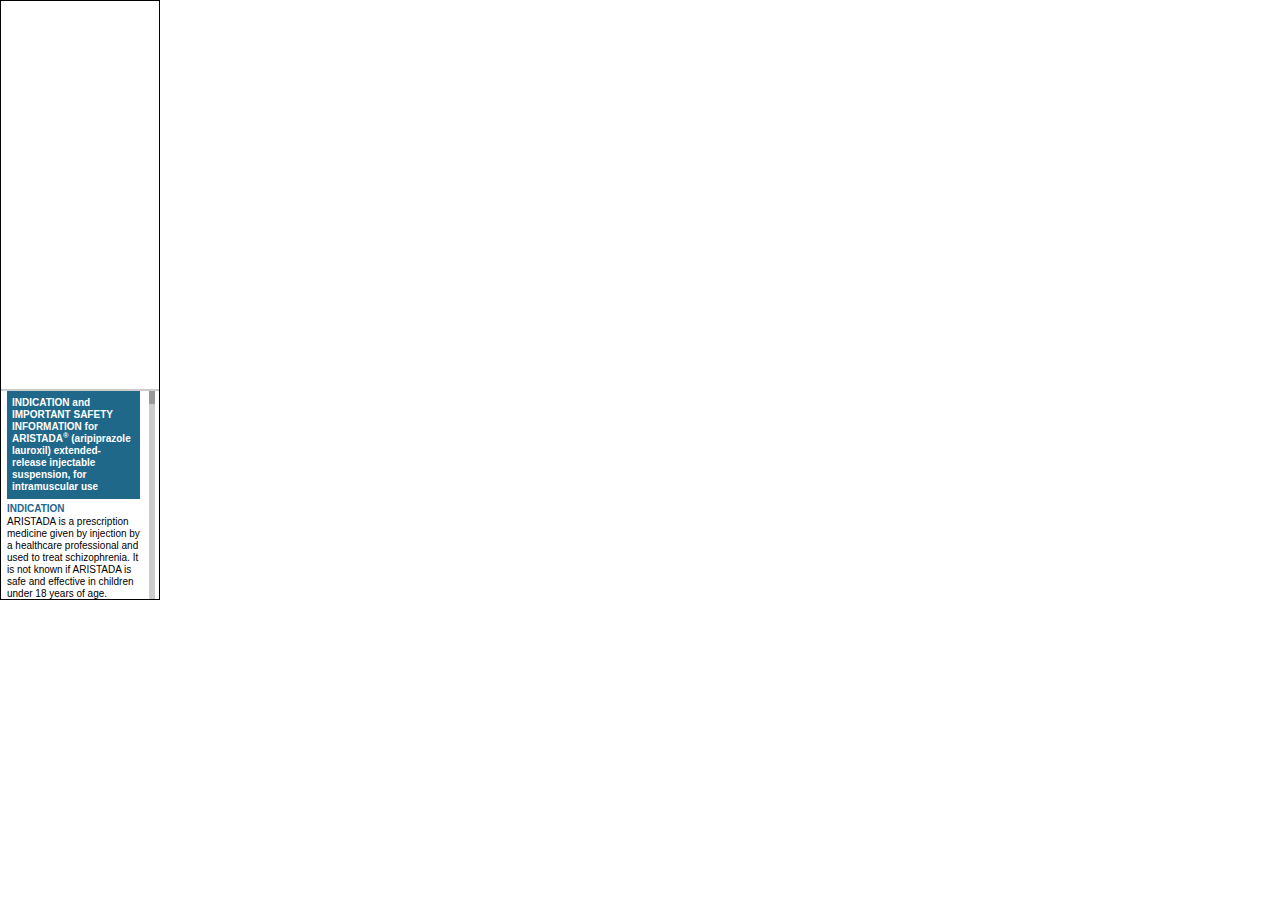
<file: banner_ads/version1/index.html>
<!doctype html>
<html>
<head>

<!-- styles needed by jScrollPane -->
<link type="text/css" href="css/jquery.jscrollpane.css" rel="stylesheet" media="all">

<!-- local styles -->
<link rel="stylesheet" href="css/styles.css">
<link rel="stylesheet" href="css/animation.css">

<!-- latest jQuery from Google's CDN -->
<script src="https://ajax.googleapis.com/ajax/libs/jquery/2.2.2/jquery.min.js"></script>

<!-- the mousewheel plugin (needed for jScrollPane) -->
<script type="text/javascript" src="js/jquery.mousewheel.js"></script>

<!-- the jScrollPane script -->
<script type="text/javascript" src="js/jquery.jscrollpane.min.js"></script>

<!-- local scripts -->
<script type="text/javascript" src="js/scripts.js"></script>

<!-- Click Tags -->
<script type="text/javascript">
	var clickTag = "http://aristada.fpmstaging.net/aristada-discussion-guide";
	var clickTag2 = "http://aristada.fpmstaging.net/downloadables/ARISTADA-PI.pdf";
	var clickTag3 = "http://aristada.fpmstaging.net/downloadables/ARISTADA-Medication-Guide.pdf";
</script>

<meta charset="UTF-8">
<title>Untitled Document</title>
</head>

<body>
  <div id="wrapper">
  	<a id="overallLink" href="javascript:window.open(window.clickTag)">&nbsp;</a>
    <a id="buttonLink" href="javascript:window.open(window.clickTag)">&nbsp;</a>
    <a id="piLink" href="javascript:window.open(window.clickTag2)">&nbsp;</a>
    <a id="medguideLink" href="javascript:window.open(window.clickTag3)">&nbsp;</a>
  	<div id="eyebrow"></div>
    <img id="eyebrowText" src="images/160x600-eyebrow-text-08-18-16.png" />
    <img id="text1" src="images/160x600-banner1-firstscreen-headline-text-08-18-16.png" />
    <img id="bkgdGuys" src="images/160x600-banner1-two-guys-08-18-16.png" />
    <img id="mainSubject" src="images/160x600-banner1-large-biker-08-18-16.png" />
   	<img id="text2" src="images/160x600-banner1-secondscreen-headline-text-08-18-16.png" />
    <div id="finalFrame">
    	<img id="logo" src="images/160x600-thirdscreen-logo-08-18-16.png" />
      <img id="text3" src="images/160x600-banner1-thirdscreen-headline-text-08-18-16.png" />
      <div id="cta"><div id="ctaRight"></div></div>
      <img id="ctaTextIcon" src="images/160x600-banner1-thirdscreen-buttontext-icon-08-18-16.png" />
      <img id="blueLinks" src="images/160x600-thirdscreen-PleaseSee-text-08-18-16.png" />
    </div>
  	<!-- BEGIN ISI SECTION -->
    <div id="ISI">
      <div class="scroll-pane">
      	<div class="bluebox">
        <p class="header"><strong>INDICATION and IMPORTANT SAFETY INFORMATION for ARISTADA<span class="boldSup"><sup>&reg;</sup></span> (aripiprazole lauroxil) extended-release injectable suspension, for intramuscular use</strong></p>
        </div>
        <p class="spacer">&nbsp;</p>
        <p class="header"><strong>INDICATION</strong></p>
        <p>ARISTADA is a prescription medicine given by injection by a healthcare professional and used to treat schizophrenia. It is not known if ARISTADA is safe and effective in children under 18 years of age.</p>
        <p class="spacer">&nbsp;</p>
        <p class="header"><strong>IMPORTANT SAFETY INFORMATION</strong></p>
        <p class="spacer">&nbsp;</p>
        <div class="boxed">
            <p><strong> Elderly people with dementia-related psychosis are at increased risk of death when treated with antipsychotic medicines including ARISTADA. ARISTADA is not for the treatment of people who have lost touch with reality (psychosis) due to confusion and memory loss (dementia).</strong></p>
        </div>
        <p class="spacer">&nbsp;</p>
        <p><strong>Contraindication: Do not receive ARISTADA if you</strong> are allergic to aripiprazole or any of the ingredients in ARISTADA. Allergic reactions to aripiprazole have ranged from rash, hives and itching to anaphylaxis, which may include difficulty breathing, tightness in the chest, and swelling of the mouth, face, lips, or tongue.</p>
        <p class="spacer">&nbsp;</p>
        <p><strong>ARISTADA may cause serious side effects including:</strong></p>
        <p class="spacer">&nbsp;</p>
        <p class="isi-bullet-text"><span class="isi-bullet">&bull;</span><strong>Stroke in elderly people (cardiovascular problems) that can lead to death.</strong></p>
        <p class="isi-bullet-text"><span class="isi-bullet">&bull;</span><strong>Neuroleptic malignant syndrome (NMS) a serious condition that can lead to death.</strong> Tell your healthcare provider right away if you have some or all of the following symptoms of NMS: high fever, stiff muscles, confusion, sweating, and changes in pulse, heart rate, and blood pressure.<strong> Call your healthcare provider right away if you have any of these symptoms.</strong></p>
        <p class="isi-bullet-text"><span class="isi-bullet">&bull;</span><strong>Uncontrolled body movements (tardive dyskinesia).</strong> ARISTADA may cause movements that you cannot control in your face, tongue, or other body parts. Tardive dyskinesia may not go away, even if you stop receiving ARISTADA. Tardive dyskinesia may also start after you stop receiving ARISTADA.</p>
        <p class="isi-bullet-text"><span class="isi-bullet">&bull;</span><strong>Problems with your metabolism such as:</strong></p>
        <p class="isi-bullet-text" style="margin-left: 12px !important;"><span class="isi-bullet" style="color:black;">&#x25E6;</span><strong>High blood sugar (hyperglycemia):</strong> Increases in blood sugar can happen in some people who take ARISTADA. Extremely high blood sugar can lead to coma or death. If you have diabetes or risk factors for diabetes (such as being overweight or a family history of diabetes), your healthcare provider should check your blood sugar before you start receiving ARISTADA and during your treatment.</p>
        <p class="isi-bullet-text" style="margin-left: 12px !important;"><span class="isi-bullet">&bull;</span><strong>Call your healthcare provider if you have any of these symptoms of high blood sugar while receiving ARISTADA:</strong></p>
				<p class="isi-bullet-text" style="margin-left: 24px !important; margin-bottom: 0 !important;"><span class="isi-bullet" style="color:black;">&ndash;</span>feel very thirsty</p>   
				<p class="isi-bullet-text" style="margin-left: 24px !important; margin-bottom: 0 !important;"><span class="isi-bullet" style="color:black;">&ndash;</span>need to urinate more than usual</p>        
				<p class="isi-bullet-text" style="margin-left: 24px !important; margin-bottom: 0 !important;"><span class="isi-bullet" style="color:black;">&ndash;</span>feel very hungry</p>        
				<p class="isi-bullet-text" style="margin-left: 24px !important; margin-bottom: 0 !important;"><span class="isi-bullet" style="color:black;">&ndash;</span>feel weak or tired</p>        
				<p class="isi-bullet-text" style="margin-left: 24px !important; margin-bottom: 0 !important;"><span class="isi-bullet" style="color:black;">&ndash;</span>feel sick to your stomach</p>        
				<p class="isi-bullet-text" style="margin-left: 24px !important; margin-bottom: 0 !important;"><span class="isi-bullet" style="color:black;">&ndash;</span>feel confused, or your breath smells fruity</p>        
        <p class="isi-bullet-text" style="margin-left: 12px !important;"><span class="isi-bullet" style="color:black;">&#x25E6;</span><strong>Increased fat levels (cholesterol and triglycerides) in your blood</strong></p>
        <p class="isi-bullet-text" style="margin-left: 12px !important;"><span class="isi-bullet" style="color:black;">&#x25E6;</span><strong>Weight gain.</strong> You and your healthcare provider should check your weight regularly.</p>
        <p class="isi-bullet-text"><span class="isi-bullet">&bull;</span><strong>Gambling urges and other uncontrollable (compulsive) behaviors:</strong> There is the possibility that you may have strong urges to gamble, shop, have sex, binge eat or have other uncontrollable strong urges. If you or your family members notice that you are having uncontrollable urges, talk to your healthcare provider.</p>
        <p class="isi-bullet-text"><span class="isi-bullet">&bull;</span><strong>Decreased blood pressure (orthostatic hypotension).</strong> You may feel lightheaded or faint when you rise too quickly from a sitting or lying position.</p>
        <p class="isi-bullet-text"><span class="isi-bullet">&bull;</span><strong>Low white blood cell count</strong></p>
        <p class="isi-bullet-text"><span class="isi-bullet">&bull;</span><strong>Seizures (convulsions)</strong></p>
        <p class="isi-bullet-text"><span class="isi-bullet">&bull;</span><strong>Problems controlling your body temperature so that you feel too warm.</strong> Do not become too hot or dehydrated while you receive ARISTADA. Do not exercise too much. In hot weather, stay inside in a cool place if possible. Stay out of the sun. Do not wear too much clothing or heavy clothing. Drink plenty of water.</p>
        <p class="isi-bullet-text"><span class="isi-bullet">&bull;</span><strong>Difficulty swallowing</strong></p>
        <p class="spacer">&nbsp;</p>
        <p>The most common side effect of ARISTADA includes feeling like you need to move to stop unpleasant feelings in your legs (restless leg syndrome or akathisia).</p>
        <p class="spacer">&nbsp;</p>
        <p>Tell your healthcare provider if you have any side effect that bothers you or does not go away. You are encouraged to report all side effects of prescription drugs to the FDA. Visit www.fda.gov/medwatch, or call 1-800-FDA-1088.</p>
        <p class="spacer">&nbsp;</p>
        <p>These are not all the possible side effects of ARISTADA. For more information, ask your healthcare provider or pharmacist.</p>
        <p class="spacer">&nbsp;</p>
        <p>Do not drive, operate machinery, or do other dangerous activities until you know how ARISTADA affects you. ARISTADA may make you feel drowsy.</p>
        <p class="spacer">&nbsp;</p>
        <p>Do not drink alcohol while you receive ARISTADA.</p>
        <p class="spacer">&nbsp;</p>
        <p><strong>Tell your healthcare provider before receiving ARISTADA if you:</strong></p>
        <p class="spacer">&nbsp;</p>
        <p class="isi-bullet-text"><span class="isi-bullet">&bull;</span>have never taken Abilify<sup>&reg;</sup>, Abilify Maintena<sup>&reg;</sup>, or any aripiprazole product before</p>
        <p class="isi-bullet-text"><span class="isi-bullet">&bull;</span>have diabetes or high blood sugar or a family history of diabetes or high blood sugar. Your healthcare provider should check your blood sugar before you start receiving ARISTADA and during your treatment.</p>
        <p class="isi-bullet-text"><span class="isi-bullet">&bull;</span>have or had seizures (convulsions)</p>
        <p class="isi-bullet-text"><span class="isi-bullet">&bull;</span>have or had low or high blood pressure</p>
        <p class="isi-bullet-text"><span class="isi-bullet">&bull;</span>have or had heart problems or a stroke</p>
        <p class="isi-bullet-text"><span class="isi-bullet">&bull;</span>have or had a low white blood cell count</p>
        <p class="isi-bullet-text"><span class="isi-bullet">&bull;</span>have any other medical problems including problems that may affect you receiving an injection in your buttocks or your arm</p>
        <p class="isi-bullet-text"><span class="isi-bullet">&bull;</span>are pregnant or plan to become pregnant. It is not known if ARISTADA will harm your unborn baby. If you become pregnant while taking ARISTADA, talk to your healthcare provider about registering with the National Pregnancy Registry for Atypical Antipsychotics. You can register by calling 1-866-961-2388, or visit http://womensmentalhealth<br/>.org/clinical-and-research-programs/pregnancyregistry/.</p>
        <p class="isi-bullet-text"><span class="isi-bullet">&bull;</span>are breastfeeding or plan to breastfeed. ARISTADA can pass into your milk. It is not known if it may harm your baby. Talk to your healthcare provider about the best way to feed your baby if you receive ARISTADA.</p>
        <p class="spacer">&nbsp;</p>
        <p><strong>Tell your healthcare provider about all the medicines you take,</strong> including prescription and over-the-counter medicines, vitamins, and herbal supplements. ARISTADA and other medicines may affect each other causing possible serious side effects. Do not start or stop any medicines while taking ARISTADA without talking to your healthcare provider first.</p>
        <p class="spacer">&nbsp;</p>
        <p><strong>If you have any questions about your health or medicines, talk to your healthcare provider.</strong></p>
        <p class="spacer">&nbsp;</p>
        <div class="boxed">
            <p class="header" style="font-weight: bold;">Please see <a href="javascript:window.open(window.clickTag2)"><span id="isi-full-pi-2" class="underlined">full Prescribing Information</span></a>, including Boxed Warning, and <a href="javascript:window.open(window.clickTag3)"><span id="isi-full-mg-2" class="underlined"> Medication Guide.</span></a></p>
        </div>
        <p class="aristada-logo-spacer">&nbsp;</p>
        <div class="aristada-logo"><img src="images/aristada-logo-ISI-300x250.png" width="115" height="53" border="none"/></div>
        <div class="alkermes-logo-spacer">&nbsp;</div>
        <div class="alkermes-logo">
            <img src="images/alkermes-logo-300x250.png" width="42" height="11"/>
            <div>
                <p>ALKERMES<sup>&reg;</sup> is a registered trademark of Alkermes, Inc. and ARISTADA<sup>&reg;</sup> and logo are registered trademarks of Alkermes Pharma Ireland Limited, used by Alkermes, Inc. under license. Abilify<sup>&reg;</sup> and Abilify Maintena<sup>&reg;</sup> are registered trademarks of Otsuka Pharmaceutical Company.<br/>&copy;2016 Alkermes, Inc. All rights reserved. ARI-001869</p>
            </div>
        </div>
        <p class="bottom-spacer">&nbsp;</p>
      </div>
    </div>
    <!-- END ISI SECTION -->
  </div>
</body>
</html>
</file>
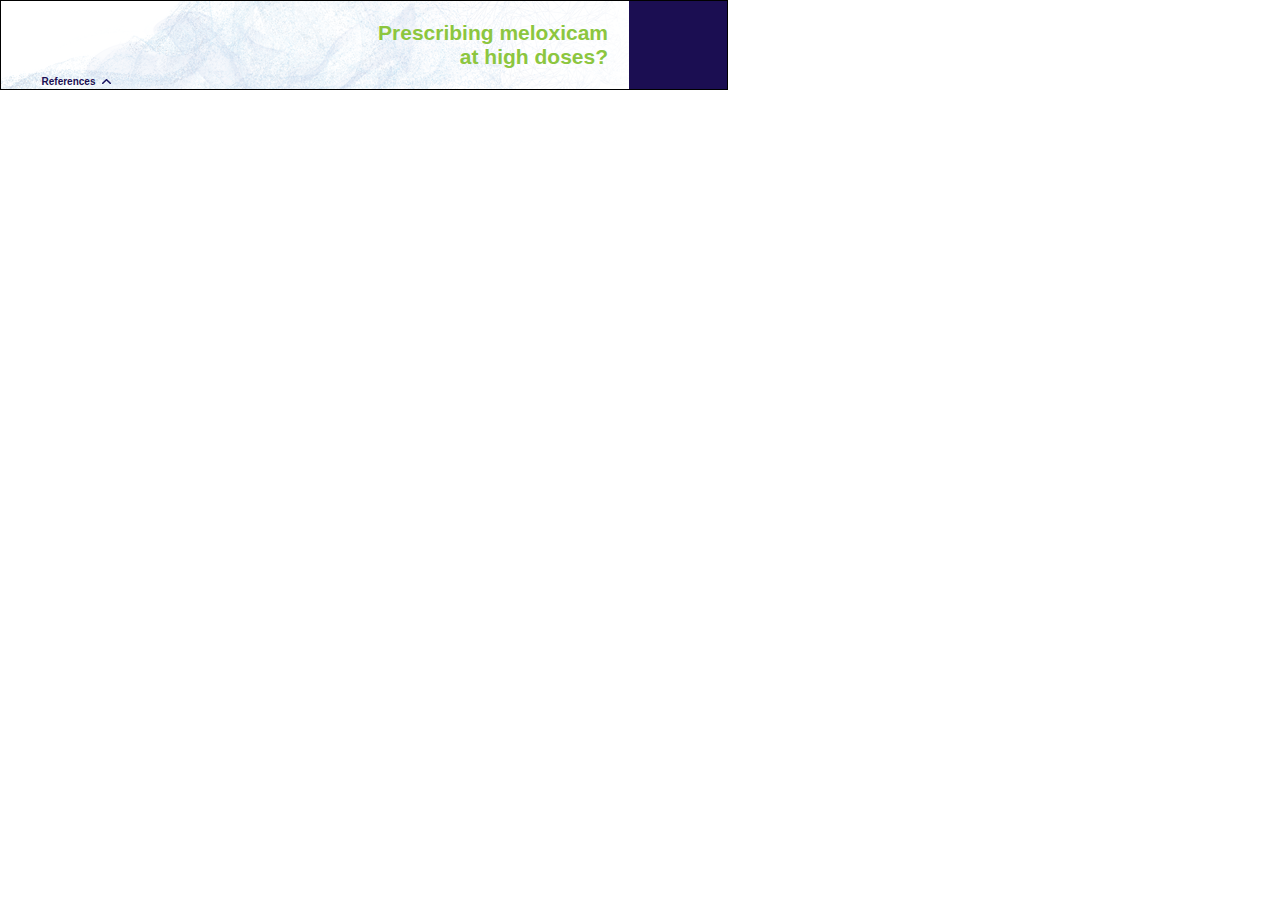
<file: banner_ads/version2/index.html>
<!DOCTYPE html>
<html>
	<head>
    <meta http-equiv="Content-Type" content="text/html; charset=utf-8">
    <meta name="viewport" content="width=device-width, initial-scale=1.0">
    <meta name="ad.size" content="width=160,height=600">

   	<link type="text/css" rel="stylesheet" href="css/styles.css">
    <link type="text/css" rel="stylesheet" href="css/animation.css">
		
    <script type="text/javascript" src="scripts/jquery-2.2.4.min.js"></script>
    
    <script type="text/javascript" src="scripts/scripts.js"></script>	
      
    <script type="text/javascript">
        var clickTag1 = "";
    </script>

	</head>
	<body>
		<div id="ad" class="page1">
    	<div id="references-window" class="inactive">
      	<img id="close" src="img/button-close.png">
      	<p>*For management of osteoarthritis pain, the recommended starting dosage is 5 mg oral once daily. Dose may be increased to 10 mg in patients who require additional analgesia. The maximum recommended daily oral dose of VIVLODEX is 10 mg.<br><strong>References:</strong> <strong>1.</strong> US Food and Drug Administration. Public health advisory - FDA announces important changes and additional warnings for COX-2 selective and non-selective non-steroidal anti-inflammatory drugs (NSAIDs). http://www.fda.gov/Drugs/DrugSafety/PostmarketDrugSafetylnformationforPatientsandProviders/ucmI5034.htm. Published April 7, 2005. Accessed May 25, 2016. <strong>2.</strong> US Food and Drug Administration. Orange Book: Approved drug products with therapeutic equivalence evaluations. http://www.accessdata.fda.gov/scripts/cder/ob/docs/tempai.cfm. Accessed May 25, 2016.</p></div>
      <div id="references-link">
      	<div class="text">References</div>
        <div id="arrow"><img id="first" src="img/icon-arrow-blue.png"><img id="second" src="img/icon-arrow-white.png"></div>
      </div>
			<div id="scene1">
      	<div id="text1" class="text">Prescribing meloxicam<br>at high doses?</div>
      </div>
      <div id="scene2">
      	<img id="icon" src="img/icon-rx.png" />
      	<div id="text2" class="text">FDA recommends the lowest<br>effective NSAID dosage for the<br>shortest duration.<sup>1</sup></div>
        <img id="logo" src="img/vivlodex-logo-ko.svg" />
      </div>
      <div id="scene3">
      	<div id="text3" class="text">VIVLODEX<sup>&reg;</sup> 5 mg<br>is the lowest effective dose<br>of meloxicam available.<sup>2</sup></div>
        <div id="legal">
          <div id="isi-holder">
            <div id="isi">
              <strong>IMPORTANT SAFETY INFORMATION</strong>
              <div id="box">
                <span style="text-decoration:underline;">Cardiovascular Thrombotic Events</span>
                <p style="margin-top: 4px;">Nonsteroidal anti-inflammatory drugs (NSAIDs) cause an increased risk of serious cardiovascular (CV) thrombotic events, including myocardial infarction and stroke, which can be fatal. This risk may occur early in treatment and may increase with duration of use.</p>
                <p>VIVLODEX is contraindicated in the setting of coronary artery bypass graft (CABG) surgery.</p>
                <span style="text-decoration:underline;">Gastrointestinal Bleeding, Ulceration, and Perforation</span>
                <p style="margin-top: 4px;">NSAIDs cause an increased risk of serious gastrointestinal (GI) adverse events including bleeding, ulceration, and perforation of the stomach or intestines, which can be fatal. These events can occur at any time during use and without warning symptoms. Elderly patients and patients with a prior history of peptic ulcer disease and/or GI bleeding are at greater risk for serious GI events.</p>
              </div>
							<p>VIVLODEX is contraindicated in patients with: a known hypersensitivity to meloxicam or its inactive ingredients; a history of asthma, urticaria, or other allergic-type reactions after taking aspirin or other NSAIDs.</p>
            	<p>VIVLODEX should be used at the lowest effective dosage for the shortest duration consistent with individual patient treatment goals.</p>
            	<p>Elevation of one or more liver tests may occur during therapy with VIVLODEX. Rare, sometimes fatal, cases of severe hepatic injury have been reported. VIVLODEX should be discontinued immediately if clinical signs and symptoms of liver disease develop.</p>
            	<p>NSAIDs, including VIVLODEX, can lead to the new onset or worsening of existing hypertension, which may contribute to the increased incidence of CV events. Blood pressure should be monitored during treatment with VIVLODEX. NSAIDs may diminish the antihypertensive activity of loop and thiazide diuretics, ACE inhibitors, angiotensin receptor blockers, or beta-blockers.</p>
            	<p>NSAID use has been associated with an increase in the risk of MI, hospitalizations due to heart failure, and death. Also, fluid retention and edema have been observed in patients taking NSAIDs. Avoid the use of VIVLODEX in patients with severe heart failure.</p>
            	<p>Long-term administration of NSAIDs can result in renal papillary necrosis and other renal injury. VIVLODEX should be used with caution in patients at greatest risk of this reaction, including the elderly, those with impaired renal function, heart failure, liver dysfunction, dehydration, hypovolemia, and those taking diuretics and ACE inhibitors. Avoid the use of VIVLODEX in patients with advanced renal disease. Increases in serum potassium levels, including hyperkalemia, have been reported with NSAID use.</p>
            	<p>Anaphylactic reactions may occur in patients with the aspirin triad or in patients without prior exposure to VIVLODEX and should be discontinued immediately if an anaphylactic reaction occurs.</p>
            	<p>NSAIDs can cause serious skin adverse events such as exfoliative dermatitis, Stevens - Johnson Syndrome (SJS), and toxic epidermal necrolysis (TEN), which can be fatal. VIVLODEX should be discontinued if rash or other signs of local skin reaction occur.</p>
            	<p>Starting at 30 weeks of gestation, VIVLODEX and other NSAIDs should be avoided by pregnant women as premature closure of the ductus arteriosus in the fetus may occur.</p>
            	<p>Concomitant administration of anticoagulants, antiplatelet agents (e.g., aspirin), SSRIs, SNRIs, salicylates, or other NSAIDs with VIVLODEX may increase the risk of bleeding.</p>
            	<p>The anti-inflammatory and anti-pyretic activity of VIVLODEX may mask the signs of infection.</p>
            	<p>Since serious GI, hepatic, and renal events have been reported with NSAID use, consider monitoring CBC and chemistry profile in patients on long-term NSAID therapy.</p>
            	<p>Most common adverse reactions in clinical trials (incidence ≥2%) include: diarrhea, nausea, and abdominal discomfort.</p>
            	<p>VIVLODEX capsules do not result in an equivalent systemic exposure to other formulations of oral meloxicam. Therefore, do not substitute similar dosing strengths of other meloxicam products for VIVLODEX.</p>
            	<p>Please see full Prescribing Information for additional important safety and dosing information.</p>
              <p>&copy;2016 Iroko Pharmaceuticals, LLC<br>VIV-0061 05/2016</p>
            </div>
          </div>
        </div>
        <div id="pi" onClick="javascript:window.open(window.clickTag1)"><div class="text">Click here for full Prescribing Information</div></div>
  		</div>
		</div>
	</body>
</html>
</file>
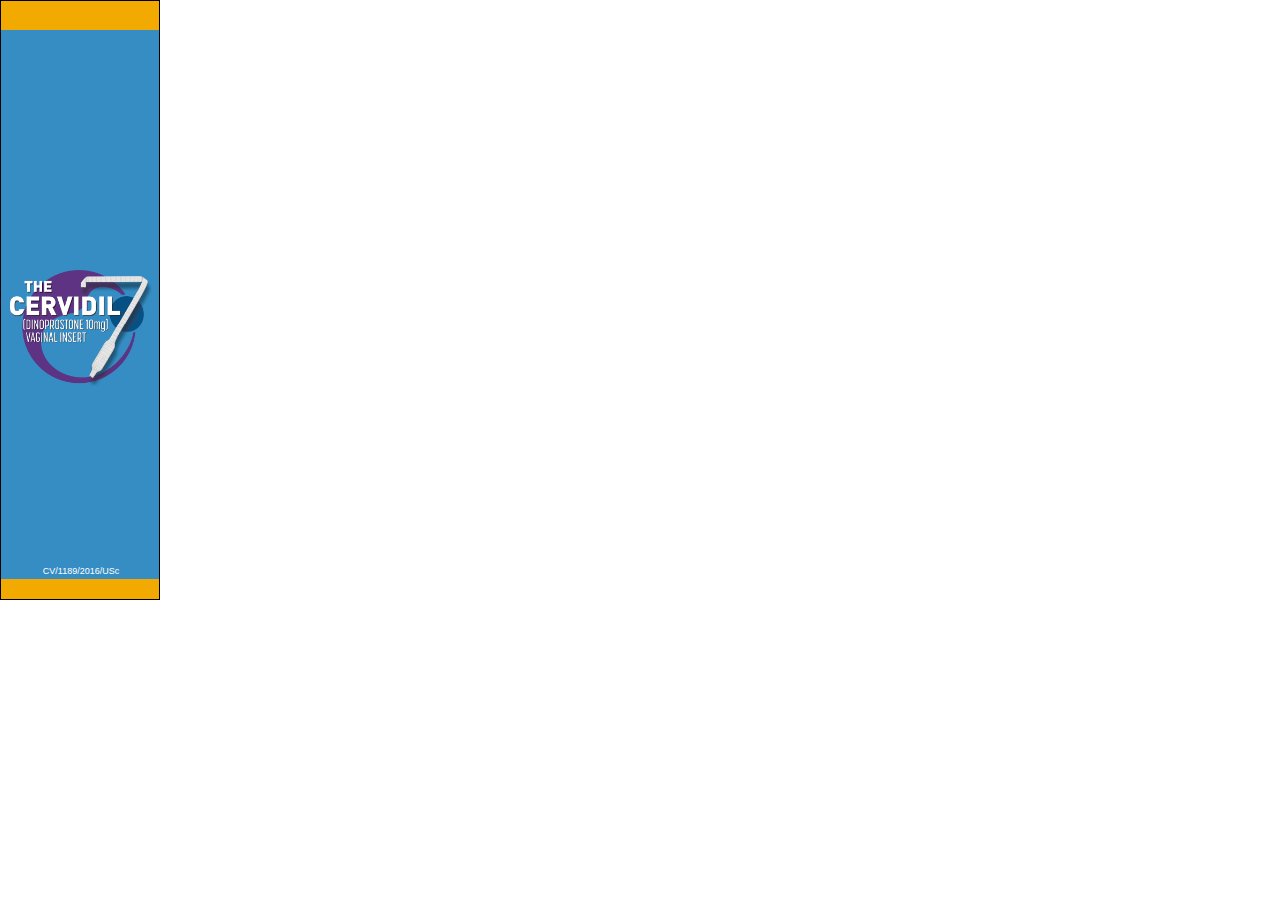
<file: banner_ads/version3/index.html>
<!DOCTYPE html>
<html>
<head>
    <meta http-equiv="Content-Type" content="text/html; charset=UTF-8">
    <meta name="ad.size" content="width=300,height=250">
    <title>Think You Know Cervidil?</title>
    <meta name="viewport"
          content="width=device-width, initial-scale=1.0, minimum-scale=1.0, maximum-scale=1.0, user-scalable=0">
    <link rel="stylesheet" href="css/style.css" type="text/css" charset="utf-8">
    <script type="text/javascript">
        var clickTag1 = "http://cervidil.staging.wpengine.com/hcp/the-cervidil-7/?q=1";
        var clickTag2 = "http://cervidil.staging.wpengine.com/hcp/the-cervidil-7/?q=1&a=a_2_min";
        var clickTag3 = "http://cervidil.staging.wpengine.com/hcp/the- cervidil-7/?q=1&a=a_2_5";
        var clickTag4 = "http://cervidil.staging.wpengine.com/hcp/the-cervidil-7/?q=1&a=a_11";
    </script>
</head>
<body>
<div class="container">
	<div class="main">
    <div class="code">CV/1189/2016/USc</div>
    <a class="link-overlay" href="javascript:window.open(window.clickTag1)">&nbsp;</a>
    <div class="logo">
    	<img src="img/cervidil_7_logo.png" />
    </div>
    <div id="text1" class="text">THINK YOU KNOW CERVIDIL?</div>
    <div id="text2" class="text">TAKE THE CHALLENGE</div>
    <div id="text3" class="text">Do you know the half-life of dinoprostone?</div>
    <div class="buttons">
    	<div id="button1" class="button" onClick="javascript:window.open(window.clickTag2)">
        <span class="mask"></span>  
        <div class="button-text">&lt;2 min</div>
      </div>
    	<div id="button2" class="button" onClick="javascript:window.open(window.clickTag3)">
        <span class="mask"></span>  
      	<div class="button-text">2.5-5 min</div>
      </div>
    	<div id="button3" class="button" onClick="javascript:window.open(window.clickTag4)">
        <span class="mask"></span>  
      	<div class="button-text">6-10 min</div>
      </div>
    </div>
   </div> 
</div>
</body>
</html>
</file>
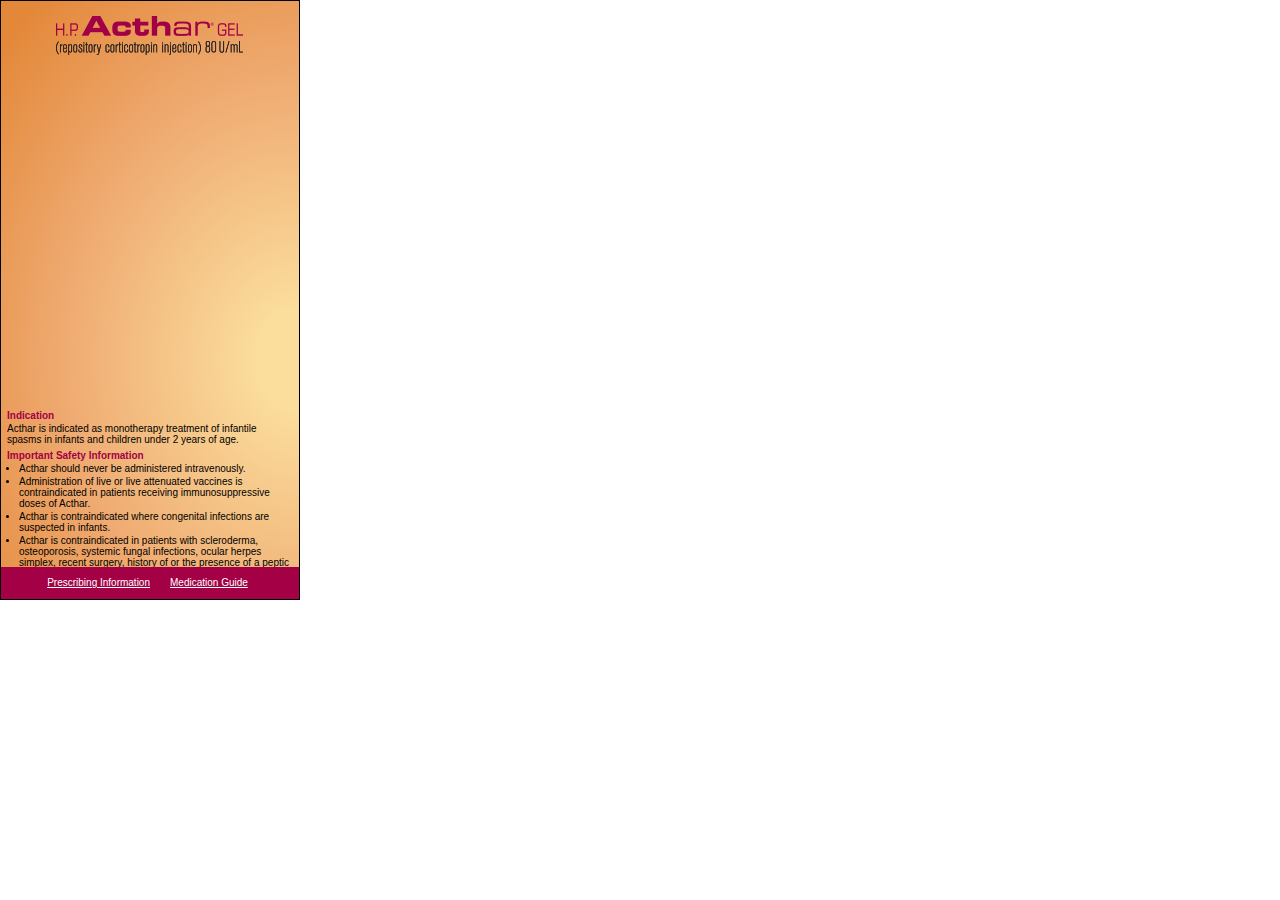
<file: banner_ads/version4/_new/index.html>
<!DOCTYPE html>
<html>
<head>
    <meta http-equiv="Content-Type" content="text/html; charset=utf-8">
    <meta name="viewport" content="width=device-width, initial-scale=1.0">
    <meta name="ad.size" content="width=300,height=600">

    <style type="text/css">
        html, body {
            width: 100%;
            height: 100%;
            margin: 0;
            font-family: sans-serif;
            background-color: #fff;
        }


        #ad {
            position: absolute;
            top: 0;
            left: 0;
            border: 1px solid #000;
            width: 298px;
            height: 598px;
            overflow: hidden;
            /* Permalink - use to edit and share this gradient: http://colorzilla.com/gradient-editor/#fbdd9c+15,efab72+60,e38738+95 */
            background: #fbdd9c; /* Old browsers */
            background: -moz-radial-gradient(right 60%, ellipse cover,  #fbdd9c 10%, #efab72 55%, #e38738 95%); /* FF3.6-15 */
            background: -webkit-radial-gradient(right 60%, ellipse cover,  #fbdd9c 10%,#efab72 55%,#e38738 95%); /* Chrome10-25,Safari5.1-6 */
            background: radial-gradient(ellipse at right 60%,  #fbdd9c 10%,#efab72 55%,#e38738 95%); /* W3C, IE10+, FF16+, Chrome26+, Opera12+, Safari7+ */


        }




        .fadeIn{
			visibility: hidden;
            opacity: 0;
            -webkit-animation-name: fadeIn_animation;
                    animation-name: fadeIn_animation;
            -webkit-animation-duration: 15s;
                    animation-duration: 15s;
            -webkit-animation-fill-mode: forwards;
                    animation-fill-mode: forwards;
            -webkit-animation-iteration-count: 3;
                    animation-iteration-count: 3;
            -webkit-animation-timing-function: ease-in-out;
                    animation-timing-function: ease-in-out;
        }
        @-webkit-keyframes fadeIn_animation {
            0% { 
				visibility: hidden;
				opacity: 0;
			}
            5%, 100%{
				visibility: visible;
				opacity: 1;
			}
        }

       @keyframes fadeIn_animation {
            0% { 
				visibility: hidden;
				opacity: 0;
			}
            5%, 100%{
				visibility: visible;
				opacity: 1;
			}
        }


        .fadeOut{
			visibility: visible;
            opacity: 1;
            -webkit-animation-name: fadeOut_animation;
                    animation-name: fadeOut_animation;
            -webkit-animation-duration: 15s;
                    animation-duration: 15s;
            -webkit-animation-fill-mode: initial;
                    animation-fill-mode: initial;
            -webkit-animation-iteration-count: 2;
                    animation-iteration-count: 2;
            -webkit-animation-timing-function: ease-in-out;
                    animation-timing-function: ease-in-out;
        }
       @-webkit-keyframes fadeOut_animation {
            0%, 95% {
				visibility: visible;
				opacity: 1;
			}
            100% {
				visibility: hidden;
				opacity: 0;
			}
        }
       @keyframes fadeOut_animation {
            0%, 95% {
				visibility: visible;
				opacity: 1;
			}
            100% {
				visibility: hidden;
				opacity: 0;
			}
        }



        /* frame 1 elements */
        #logo {
            position: absolute;
            top: 15px;
            left: 55px;
        }


        #text1{
            position: absolute;
            top: 85px;
            left: 22px;
			visibility: visible;
            opacity: 1;
            -webkit-animation-name: text1_animation;
                    animation-name: text1_animation;
            -webkit-animation-duration: 15s;
                    animation-duration: 15s;
            -webkit-animation-fill-mode: forwards;
                    animation-fill-mode: forwards;
            -webkit-animation-iteration-count: 3;
                    animation-iteration-count: 3;
            -webkit-animation-timing-function: ease-in-out;
                    animation-timing-function: ease-in-out;
        }
        @-webkit-keyframes text1_animation{
            0%,25% {
				visibility: visible;
				opacity: 1;
			}
            35%, 100% { 
				visibility: hidden;
				opacity: 0; 
			}
        }
        @keyframes text1_animation{
            0%,25% {
				visibility: visible;
				opacity: 1;
			}
            35%, 100% { 
				visibility: hidden;
				opacity: 0; 
			}
        }





        #graphic1{
            position: absolute;
            top: 200px;
            left: 0;
			visibility: visible;
            opacity: 1;
            -webkit-animation-name: graphic1_animation;
                    animation-name: graphic1_animation;
            -webkit-animation-duration: 15s;
                    animation-duration: 15s;
            -webkit-animation-fill-mode: forwards;
                    animation-fill-mode: forwards;
            -webkit-animation-iteration-count: 3;
                    animation-iteration-count: 3;
            -webkit-animation-timing-function: ease-in-out;
                    animation-timing-function: ease-in-out;
        }
        @-webkit-keyframes graphic1_animation{
            0%, 50%{ 
				visibility: visible;
				opacity: 1;
			}
            60%, 100% {
				visibility: hidden; 
				opacity: 0;
			}
        }        @keyframes graphic1_animation{
            0%, 50%{ 
				visibility: visible;
				opacity: 1;
			}
            60%, 100% {
				visibility: hidden; 
				opacity: 0;
			}
        }


        #simple{
			visibility: hidden;
            opacity: 0;
            -webkit-animation-name: simplie_animation;
                    animation-name: simplie_animation;
            -webkit-animation-duration: 15s;
                    animation-duration: 15s;
            -webkit-animation-fill-mode: forwards;
                    animation-fill-mode: forwards;
            -webkit-animation-iteration-count: 3;
                    animation-iteration-count: 3;
            -webkit-animation-timing-function: ease-in-out;
                    animation-timing-function: ease-in-out;
        }
        @-webkit-keyframes simplie_animation {
            0%, 15% {
				visibility: hidden;
				opacity: 0;
			}
            25%,50% { 
				visibility: visible;
				opacity: 1;
			}
            55%,100% {
				visibility: hidden;
				opacity: 0;
			}
        }
        @keyframes simplie_animation {
            0%, 15% {
				visibility: hidden;
				opacity: 0;
			}
            25%,50% { 
				visibility: visible;
				opacity: 1;
			}
            55%,100% {
				visibility: hidden;
				opacity: 0;
			}
        }

        #s,
        #i,
        #m,
        #p,
        #l,
        #e{
            position: absolute;
        }
        #s{
            top: 115px;
            left: 198px;
            -webkit-animation-name: s_animation;
                    animation-name: s_animation;
            -webkit-animation-duration: 15s;
                    animation-duration: 15s;
            -webkit-animation-fill-mode: forwards;
                    animation-fill-mode: forwards;
            -webkit-animation-iteration-count: 3;
                    animation-iteration-count: 3;
            -webkit-animation-timing-function: ease-in-out;
                    animation-timing-function: ease-in-out;
        }
       @-webkit-keyframes s_animation {
            0%, 30% {
            top: 115px;
            left: 198px;
            }
            40%, 100% {
            top: 137px;
            left: 90px;
            }
        }
        @keyframes s_animation {
            0%, 30% {
            top: 115px;
            left: 198px;
            }
            40%, 100% {
            top: 137px;
            left: 90px;
            }
        }

        #i{
            top: 84px;
            left: 64px;
            -webkit-animation-name: i_animation;
                    animation-name: i_animation;
            -webkit-animation-duration: 15s;
                    animation-duration: 15s;
            -webkit-animation-fill-mode: forwards;
                    animation-fill-mode: forwards;
            -webkit-animation-iteration-count: 3;
                    animation-iteration-count: 3;
            -webkit-animation-timing-function: ease-in-out;
                    animation-timing-function: ease-in-out;
        }
       @-webkit-keyframes i_animation {
            0%, 30% {
            top: 84px;
            left: 64px;
            }
            40%, 100% {
            top: 138px;
            left: 110px;
            }
        }
       @keyframes i_animation {
            0%, 30% {
            top: 84px;
            left: 64px;
            }
            40%, 100% {
            top: 138px;
            left: 110px;
            }
        }

        #m{
            top: 116px;
            left: 102px;
            -webkit-animation-name: m_animation;
                    animation-name: m_animation;
            -webkit-animation-duration: 15s;
                    animation-duration: 15s;
            -webkit-animation-fill-mode: forwards;
                    animation-fill-mode: forwards;
            -webkit-animation-iteration-count: 3;
                    animation-iteration-count: 3;
            -webkit-animation-timing-function: ease-in-out;
                    animation-timing-function: ease-in-out;
        }
       @-webkit-keyframes m_animation {
            0%, 30% {
            top: 116px;
            left: 102px;
            }
            40%, 100% {
            top: 138px;
            left: 122px;
            }
        }
       @keyframes m_animation {
            0%, 30% {
            top: 116px;
            left: 102px;
            }
            40%, 100% {
            top: 138px;
            left: 122px;
            }
        }

        #p{
            top: 116px;
            left: 42px;
            -webkit-animation-name: p_animation;
                    animation-name: p_animation;
            -webkit-animation-duration: 15s;
                    animation-duration: 15s;
            -webkit-animation-fill-mode: forwards;
                    animation-fill-mode: forwards;
            -webkit-animation-iteration-count: 3;
                    animation-iteration-count: 3;
            -webkit-animation-timing-function: ease-in-out;
                    animation-timing-function: ease-in-out;
        }
       @-webkit-keyframes p_animation {
            0%, 30% {
            top: 116px;
            left: 42px;
            }
            40%, 100% {
            top: 138px;
            left: 148px;
            }
        }
       @keyframes p_animation {
            0%, 30% {
            top: 116px;
            left: 42px;
            }
            40%, 100% {
            top: 138px;
            left: 148px;
            }
        }

        #l{
            top: 148px;
            left: 80px;
            -webkit-animation-name: l_animation;
                    animation-name: l_animation;
            -webkit-animation-duration: 15s;
                    animation-duration: 15s;
            -webkit-animation-fill-mode: forwards;
                    animation-fill-mode: forwards;
            -webkit-animation-iteration-count: 3;
                    animation-iteration-count: 3;
            -webkit-animation-timing-function: ease-in-out;
                    animation-timing-function: ease-in-out;
        }
        @-webkit-keyframes l_animation {
            0%, 30% {
              top: 148px;
              left: 80px;
            }
            40%, 100% {
            top: 138px;
            left: 168px;
            }
        }
        @keyframes l_animation {
            0%, 30% {
              top: 148px;
              left: 80px;
            }
            40%, 100% {
            top: 138px;
            left: 168px;
            }
        }

        #e{
            top: 84px;
            left: 210px;
            -webkit-animation-name: e_animation;
                    animation-name: e_animation;
            -webkit-animation-duration: 15s;
                    animation-duration: 15s;
            -webkit-animation-fill-mode: forwards;
                    animation-fill-mode: forwards;
            -webkit-animation-iteration-count: 3;
                    animation-iteration-count: 3;
            -webkit-animation-timing-function: ease-in-out;
                    animation-timing-function: ease-in-out;
        }
        @-webkit-keyframes e_animation {
            0%, 30% {
              top: 84px;
              left: 210px;
            }
            40%, 100% {
            top: 138px;
            left: 188px;
            }
        }
        @keyframes e_animation {
            0%, 30% {
              top: 84px;
              left: 210px;
            }
            40%, 100% {
            top: 138px;
            left: 188px;
            }
        }

        #made-simple {
			visibility: hidden;
            opacity: 0;
            position: absolute;
            left: 50%;
            margin-left: -58px;
            top: 107px;
            -webkit-animation-name: made_simplie_animation;
                    animation-name: made_simplie_animation;
            -webkit-animation-duration: 15s;
                    animation-duration: 15s;
            -webkit-animation-fill-mode: forwards;
                    animation-fill-mode: forwards;
            -webkit-animation-iteration-count: 3;
                    animation-iteration-count: 3;
            -webkit-animation-timing-function: ease-in-out;
                    animation-timing-function: ease-in-out;
        }
       @-webkit-keyframes made_simplie_animation {
            0%, 40% { 
				visibility: hidden;
				opacity: 0;
			}
            50%,60% { 
				visibility: visible;
				opacity: 1;
			}
            60%,100% {
				visibility: hidden;
				opacity: 0;
			}
        }
        @keyframes made_simplie_animation {
            0%, 40% { 
				visibility: hidden;
				opacity: 0;
			}
            50%,60% { 
				visibility: visible;
				opacity: 1;
			}
            60%,100% {
				visibility: hidden;
				opacity: 0;
			}
        }





        #final_scene{
            position:absolute;
            top:107px;
            width: 100%;
            height: auto;
			visibility: hidden;
            opacity: 0;
            -webkit-animation-name: final_scene_animation;
                    animation-name: final_scene_animation;
            -webkit-animation-duration: 15s;
                    animation-duration: 15s;
            -webkit-animation-fill-mode: forwards;
                    animation-fill-mode: forwards;
            -webkit-animation-iteration-count: 3;
                    animation-iteration-count: 3;
            -webkit-animation-timing-function: ease-in-out;
                    animation-timing-function: ease-in-out;
        }

       @-webkit-keyframes final_scene_animation {
            0%,60% { 
				visibility: hidden;
				opacity: 0;
			}
            70%,100% {
				visibility: visible;
				opacity: 1;
			}
        }
        @keyframes final_scene_animation {
            0%,60% { 
				visibility: hidden;
				opacity: 0;
			}
            70%,100% {
				visibility: visible;
				opacity: 1;
			}
        }

				#graphic2 {
					position: absolute;
					top: 0;
					left: 12px;
				}








        #legal {
            position: absolute;
            left: 0;
            bottom: 0;
            width: 298px;
            height: 194px;
        }
        #isi-holder {
            position: absolute;
            width: 298px;
            height: 162px;
            overflow-y: auto;
            overflow-x: hidden;
            left: 0;
            top: 0;
        }

        #isi {
            font-size: 10px;
            width: 95%;
            padding: 5px 0 10px 6px;
            font-family: sans-serif;
        }

        #isi p {
            margin: 0 0 5px;
        }

        #isi strong {
            display: block;
            margin: 0 0 2px 0;
        }

        #isi ul {
            padding-left: 12px;
            margin: 0 0 5px 0;
        }

        #isi ul li{
            margin: 0 0 2px 0;
        }

        #isi address {
            font-style: normal;
        }

        #isi .mal-logo {
            margin: 10px 0 15px;
            max-width: 100%;
        }



        #pi {
            position: absolute;
            font-weight: normal;
            font-size: 10px;
            font-family: sans-serif;
            color: #ffffff;
            text-decoration: underline;
            text-align: center;
            height: 32px;
            width: 149px;
            line-height: 32px;
            left: 0;
            bottom:0;
            background-color: #a30046;

            text-align: right;
            -webkit-box-sizing: border-box;
            box-sizing: border-box;
            padding-right:00px;
        }

        #mg {
            position: absolute;
            font-weight: normal;
            font-size: 10px;
            font-family: sans-serif;
            color: #ffffff;
            text-decoration: underline;
            text-align: center;
            height: 32px;
            width: 149px;
            line-height: 32px;
            right: 0;
            bottom:0;
            background-color: #a30046;

            text-align: left;
            -webkit-box-sizing: border-box;
            box-sizing: border-box;
            padding-left:20px;
        }






        .taparea {
            display: block;
            cursor: pointer;
            position: absolute;
            background-color: transparent;
        }

        #taparea_1 {
            left: 0;
            top: 0;
            width: 298px;
            height: 404px;
        }

        #taparea_2 {
            left: 0;
            bottom: 0;
            width: 149px;
            height: 32px;
        }
        #taparea_3 {
            right: 0;
            bottom: 0;
            width: 149px;
            height: 32px;
        }
    </style>

    <script type="text/javascript">
        var clickTag = "";
        var clickTag2 = "http://www.acthar.com/pdf/Acthar-PI.pdf";
        var clickTag3 = "http://www.acthar.com/pdf/IS_Medication_Guide.pdf";
        var clickTag4 = "";
    </script>

</head>

<body>
<div id="ad" class="page1">

    <img src="images/acthar-logo.png" id="logo">


    <div class="fadeIn">
        <div class="fadeOut">

            <div id="scene1">
                <img src="images/infantile-type-all.png" id="text1">
                <img src="images/baby-lines.png" id="graphic1">
            </div>

            <div id="simple">
                <img id="s" src="images/S-only.png" />
                <img id="i" src="images/I-only.png" />
                <img id="m" src="images/M-only.png" />
                <img id="p" src="images/P-only.png" />
                <img id="l" src="images/L-only.png" />
                <img id="e" src="images/E-only.png" />
            </div>

            <img src="images/made-simple.png" id="made-simple" />


            <div id="final_scene">
                <img src="images/bnr-a-300x600.png" id="graphic2">
            </div>
        </div>
    </div>





    <div id="legal">
        <div id="isi-holder">
            <div id="isi">
                <strong style="color:#a30046;">Indication</strong>
                <p>
                Acthar is indicated as monotherapy treatment of infantile spasms in infants and children under 2 years of age.
                </p>
                <strong style="color:#a30046;">Important Safety Information</strong>
                <ul>
                  <li>Acthar should never be administered intravenously.</li>
                  <li>Administration of live or live attenuated vaccines is contraindicated in patients receiving immunosuppressive doses of Acthar.</li>
                  <li>Acthar is contraindicated where congenital infections are suspected in infants.</li>
                  <li>Acthar is contraindicated in patients with scleroderma, osteoporosis, systemic fungal infections, ocular herpes simplex, recent surgery, history of or the presence of a peptic ulcer, congestive heart failure, uncontrolled hypertension, primary adrenocortical insufficiency, adrenocortical hyperfunction or sensitivity to proteins of porcine origins.</li>
                  <li>The adverse effects of Acthar are related primarily to its steroidogenic effects. </li>
                  <li>Acthar may increase susceptibility to new infection or reactivation of latent infections.</li>
                  <li>Suppression of the HPA may occur following prolonged therapy with the potential for adrenal insufficiency after withdrawal of the medication. Cushing’s Syndrome may occur during therapy but generally resolves after therapy is stopped. Monitor patients for signs and symptoms.</li>
                  <li>Monitor patients for elevation of blood pressure, salt and water retention, and hypokalemia.</li>
                  <li>Acthar often acts by masking symptoms of other diseases/disorders. Monitor patients carefully during and following discontinuation.</li>
                  <li>Acthar can cause GI bleeding and gastric ulcer with an increased risk for perforation with certain GI disorders. Monitor for signs of bleeding.</li>
                  <li>Acthar may be associated with CNS effects ranging from euphoria, insomnia, irritability, mood swings, personality changes, depression, and psychosis. Existing conditions may be aggravated.</li>
                  <li>Patients with comorbid disease may have that disease worsened. Caution should be used in patients with diabetes and myasthenia gravis.</li>
                  <li>Prolonged use of Acthar may produce cataracts, glaucoma and secondary ocular infections.</li>
                  <li>Acthar is immunogenic and prolonged use may increase the risk of hypersensitivity reactions. </li>
                  <li>There is an enhanced effect in patients with hypothyroidism and those with cirrhosis of liver.</li>
                  <li>Long‐term use may have negative effects on growth and physical development in children. Monitor pediatric patients.</li>
                  <li>Decrease in bone density may occur. Monitor during long-term therapy.</li>
                  <li>Pregnancy Class C: Acthar has been shown to have an embryocidal effect and should be used during pregnancy only if the potential benefit justifies the potential risk to the fetus.</li>
                  <li>Common adverse reactions include fluid retention, alteration in glucose tolerance, elevation in blood pressure, behavioral and mood changes, increased appetite and weight gain.</li>
                  <li>Specific adverse reactions reported in IS clinical trials in infants and children under 2 years of age included: infection, hypertension, irritability, Cushingoid symptoms, constipation, diarrhea, vomiting, pyrexia, weight gain, increased appetite, decreased appetite, nasal congestion, acne, rash, and cardiac hypertrophy. Convulsions were also reported, but these may actually be occurring because some IS patients progress to other forms of seizures and IS sometimes mask other seizures, which become visible once the clinical spasms from IS resolve.</li>
                </ul>

                <strong>Other adverse events reported are included in the full Prescribing Information. </strong>

                <strong>Please <a href="javascript:window.open(window.clickTag2)">full Prescribing Information</a> for additional important safety information. </strong>

                <p>
                    For parents and caregivers of IS patients, please also see <a href="javascript:window.open(window.clickTag3)">Medication Guide</a>.
                </p>

                <img class="mal-logo" src="images/mal-logo.png" alt="Mallinckrodt Pharmaceuticals">

                <p>
                    Mallinckrodt, the "M" brand mark and the Mallinckrodt Pharmaceuticals logo are trademarks of a <a href="javascript:window.open(window.clickTag4)">Mallinckrodt company</a>. Other brands are trademarks of a Mallinckrodt company or their respective owners. &copy; 2016 Mallinckrodt. ARDUS/01-02/0416/0011 May 2016
                </p>

                <p>
                    Apple and the Apple logo are trademarks of Apple Inc., registered in the U.S. and other countries. App Store is a service mark of Apple Inc.
                </p>

                <p>
                    Android, Google Play and the Google Play logo are trademarks of Google Inc.
                </p>
            </div>
        </div>
        <div id="pi">
            Prescribing Information
        </div>
        <div id="mg">
            Medication Guide
        </div>
    </div>

    <a href="javascript:window.open(window.clickTag)" id="taparea_1" class="taparea"></a>
    <a href="javascript:window.open(window.clickTag2)" id="taparea_2" class="taparea"></a>
    <a href="javascript:window.open(window.clickTag3)" id="taparea_3" class="taparea"></a>

</div>
<script type="text/javascript">
    (function () {
        //ISI AUTO SCROLL
        document.start = setInterval(function () {
            document.scroller = setInterval(function () {
                var div = document.getElementById('isi-holder');
                scrollMax = parseInt((div.scrollHeight - div.offsetHeight) - 5);
                if (div.scrollTop < scrollMax) {
                    div.scrollTop++;
                } else {
                    clearInterval(document.scroller);
                }
            }, 80);
            clearTimeout(document.start);
        }, 15000);
    })();
</script>
</body>
</html>
</file>
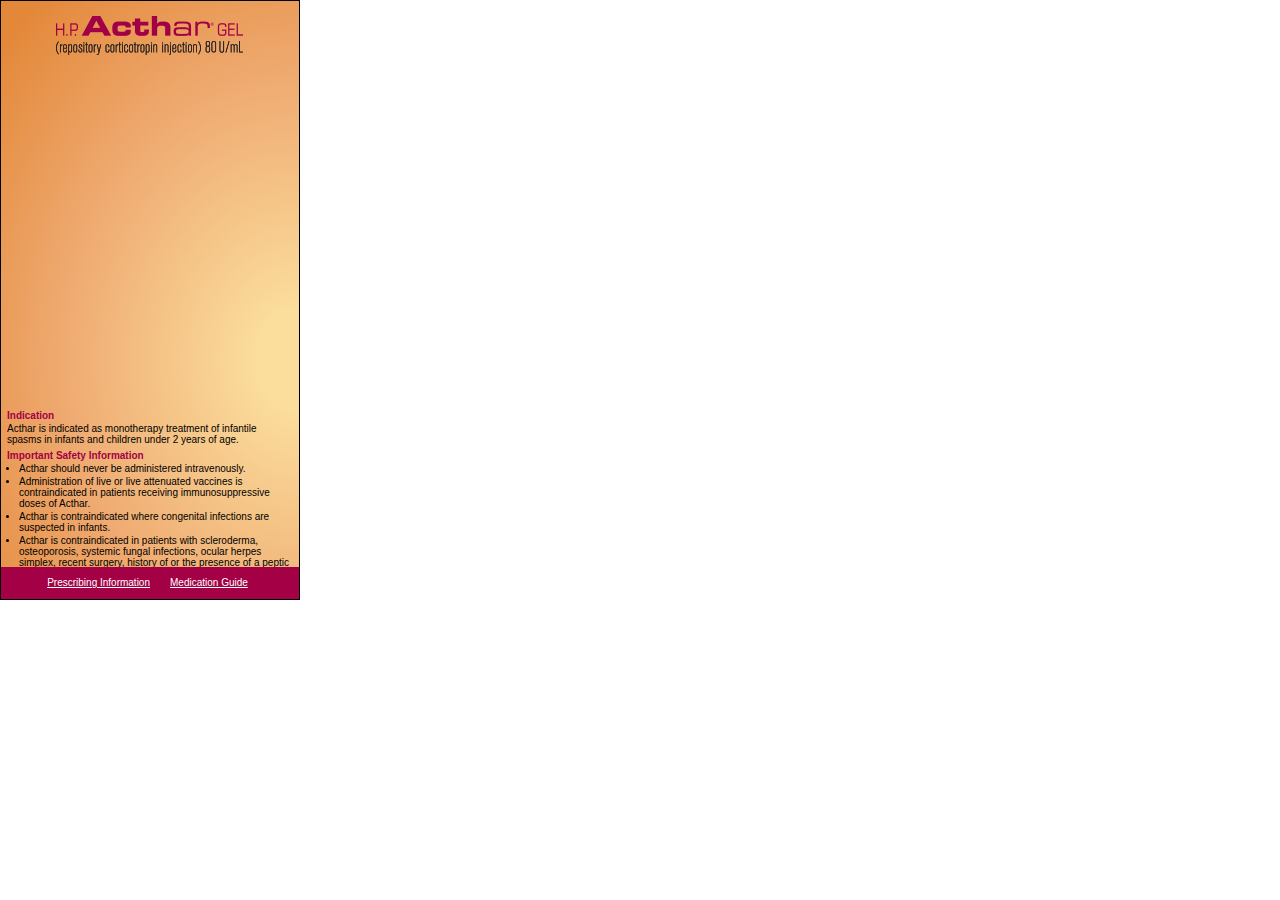
<file: banner_ads/version4/_previous/index.html>
<!DOCTYPE html>
<html>
<head>
    <meta http-equiv="Content-Type" content="text/html; charset=utf-8">
    <meta name="viewport" content="width=device-width, initial-scale=1.0">
    <meta name="ad.size" content="width=300,height=600">

    <style type="text/css">
        html, body {
            width: 100%;
            height: 100%;
            margin: 0;
            font-family: sans-serif;
            background-color: #fff;
        }


        #ad {
            position: absolute;
            top: 0;
            left: 0;
            border: 1px solid #000;
            width: 298px;
            height: 598px;
            overflow: hidden;
            /* Permalink - use to edit and share this gradient: http://colorzilla.com/gradient-editor/#fbdd9c+15,efab72+60,e38738+95 */
            background: #fbdd9c; /* Old browsers */
            background: -moz-radial-gradient(right 60%, ellipse cover,  #fbdd9c 10%, #efab72 55%, #e38738 95%); /* FF3.6-15 */
            background: -webkit-radial-gradient(right 60%, ellipse cover,  #fbdd9c 10%,#efab72 55%,#e38738 95%); /* Chrome10-25,Safari5.1-6 */
            background: radial-gradient(ellipse at right 60%,  #fbdd9c 10%,#efab72 55%,#e38738 95%); /* W3C, IE10+, FF16+, Chrome26+, Opera12+, Safari7+ */


        }




        .fadeIn{
            opacity: 0;
            -webkit-animation-name: fadeIn_animation;
                    animation-name: fadeIn_animation;
            -webkit-animation-duration: 15s;
                    animation-duration: 15s;
            -webkit-animation-fill-mode: forwards;
                    animation-fill-mode: forwards;
            -webkit-animation-iteration-count: 3;
                    animation-iteration-count: 3;
            -webkit-animation-timing-function: ease-in-out;
                    animation-timing-function: ease-in-out;
        }
        @-webkit-keyframes fadeIn_animation {
            0%{opacity: 0;}
            5%, 100%{opacity: 1;}
        }

       @keyframes fadeIn_animation {
            0%{opacity: 0;}
            5%, 100%{opacity: 1;}
        }


        .fadeOut{
            opacity: 1;
            -webkit-animation-name: fadeOut_animation;
                    animation-name: fadeOut_animation;
            -webkit-animation-duration: 15s;
                    animation-duration: 15s;
            -webkit-animation-fill-mode: initial;
                    animation-fill-mode: initial;
            -webkit-animation-iteration-count: 2;
                    animation-iteration-count: 2;
            -webkit-animation-timing-function: ease-in-out;
                    animation-timing-function: ease-in-out;
        }
       @-webkit-keyframes fadeOut_animation {
            0%, 95%{opacity: 1;}
            100% {opacity: 0;}
        }
       @keyframes fadeOut_animation {
            0%, 95%{opacity: 1;}
            100% {opacity: 0;}
        }



        /* frame 1 elements */
        #logo {
            position: absolute;
            top: 15px;
            left: 55px;
        }


        #text1{
            position: absolute;
            top: 85px;
            left: 22px;
            opacity: 1;
            -webkit-animation-name: text1_animation;
                    animation-name: text1_animation;
            -webkit-animation-duration: 15s;
                    animation-duration: 15s;
            -webkit-animation-fill-mode: forwards;
                    animation-fill-mode: forwards;
            -webkit-animation-iteration-count: 3;
                    animation-iteration-count: 3;
            -webkit-animation-timing-function: ease-in-out;
                    animation-timing-function: ease-in-out;
        }
        @-webkit-keyframes text1_animation{
            0%,25%{opacity: 1;}
            35%, 100%{opacity: 0;}
        }
        @keyframes text1_animation{
            0%,25%{opacity: 1;}
            35%, 100%{opacity: 0;}
        }





        #graphic1{
            position: absolute;
            top: 200px;
            left: 0;
            opacity: 1;
            -webkit-animation-name: graphic1_animation;
                    animation-name: graphic1_animation;
            -webkit-animation-duration: 15s;
                    animation-duration: 15s;
            -webkit-animation-fill-mode: forwards;
                    animation-fill-mode: forwards;
            -webkit-animation-iteration-count: 3;
                    animation-iteration-count: 3;
            -webkit-animation-timing-function: ease-in-out;
                    animation-timing-function: ease-in-out;
        }
        @-webkit-keyframes graphic1_animation{
            0%,50%{opacity: 1;}
            60%, 100%{opacity: 0;}
        }        @keyframes graphic1_animation{
            0%,50%{opacity: 1;}
            60%, 100%{opacity: 0;}
        }


        #simple{
            opacity: 0;
            -webkit-animation-name: simplie_animation;
                    animation-name: simplie_animation;
            -webkit-animation-duration: 15s;
                    animation-duration: 15s;
            -webkit-animation-fill-mode: forwards;
                    animation-fill-mode: forwards;
            -webkit-animation-iteration-count: 3;
                    animation-iteration-count: 3;
            -webkit-animation-timing-function: ease-in-out;
                    animation-timing-function: ease-in-out;
        }
        @-webkit-keyframes simplie_animation {
            0%, 15%{opacity: 0;}
            25%,50%{opacity: 1;}
            55%,100% {opacity: 0;}
        }
        @keyframes simplie_animation {
            0%, 15%{opacity: 0;}
            25%,50%{opacity: 1;}
            55%,100% {opacity: 0;}
        }

        #s,
        #i,
        #m,
        #p,
        #l,
        #e{
            position: absolute;
        }
        #s{
            top: 115px;
            left: 198px;
            -webkit-animation-name: s_animation;
                    animation-name: s_animation;
            -webkit-animation-duration: 15s;
                    animation-duration: 15s;
            -webkit-animation-fill-mode: forwards;
                    animation-fill-mode: forwards;
            -webkit-animation-iteration-count: 3;
                    animation-iteration-count: 3;
            -webkit-animation-timing-function: ease-in-out;
                    animation-timing-function: ease-in-out;
        }
       @-webkit-keyframes s_animation {
            0%, 30% {
            top: 115px;
            left: 198px;
            }
            40%, 100% {
            top: 137px;
            left: 90px;
            }
        }
        @keyframes s_animation {
            0%, 30% {
            top: 115px;
            left: 198px;
            }
            40%, 100% {
            top: 137px;
            left: 90px;
            }
        }

        #i{
            top: 84px;
            left: 64px;
            -webkit-animation-name: i_animation;
                    animation-name: i_animation;
            -webkit-animation-duration: 15s;
                    animation-duration: 15s;
            -webkit-animation-fill-mode: forwards;
                    animation-fill-mode: forwards;
            -webkit-animation-iteration-count: 3;
                    animation-iteration-count: 3;
            -webkit-animation-timing-function: ease-in-out;
                    animation-timing-function: ease-in-out;
        }
       @-webkit-keyframes i_animation {
            0%, 30% {
            top: 84px;
            left: 64px;
            }
            40%, 100% {
            top: 138px;
            left: 110px;
            }
        }
       @keyframes i_animation {
            0%, 30% {
            top: 84px;
            left: 64px;
            }
            40%, 100% {
            top: 138px;
            left: 110px;
            }
        }

        #m{
            top: 116px;
            left: 102px;
            -webkit-animation-name: m_animation;
                    animation-name: m_animation;
            -webkit-animation-duration: 15s;
                    animation-duration: 15s;
            -webkit-animation-fill-mode: forwards;
                    animation-fill-mode: forwards;
            -webkit-animation-iteration-count: 3;
                    animation-iteration-count: 3;
            -webkit-animation-timing-function: ease-in-out;
                    animation-timing-function: ease-in-out;
        }
       @-webkit-keyframes m_animation {
            0%, 30% {
            top: 116px;
            left: 102px;
            }
            40%, 100% {
            top: 138px;
            left: 122px;
            }
        }
       @keyframes m_animation {
            0%, 30% {
            top: 116px;
            left: 102px;
            }
            40%, 100% {
            top: 138px;
            left: 122px;
            }
        }

        #p{
            top: 116px;
            left: 42px;
            -webkit-animation-name: p_animation;
                    animation-name: p_animation;
            -webkit-animation-duration: 15s;
                    animation-duration: 15s;
            -webkit-animation-fill-mode: forwards;
                    animation-fill-mode: forwards;
            -webkit-animation-iteration-count: 3;
                    animation-iteration-count: 3;
            -webkit-animation-timing-function: ease-in-out;
                    animation-timing-function: ease-in-out;
        }
       @-webkit-keyframes p_animation {
            0%, 30% {
            top: 116px;
            left: 42px;
            }
            40%, 100% {
            top: 138px;
            left: 148px;
            }
        }
       @keyframes p_animation {
            0%, 30% {
            top: 116px;
            left: 42px;
            }
            40%, 100% {
            top: 138px;
            left: 148px;
            }
        }

        #l{
            top: 148px;
            left: 80px;
            -webkit-animation-name: l_animation;
                    animation-name: l_animation;
            -webkit-animation-duration: 15s;
                    animation-duration: 15s;
            -webkit-animation-fill-mode: forwards;
                    animation-fill-mode: forwards;
            -webkit-animation-iteration-count: 3;
                    animation-iteration-count: 3;
            -webkit-animation-timing-function: ease-in-out;
                    animation-timing-function: ease-in-out;
        }
        @-webkit-keyframes l_animation {
            0%, 30% {
              top: 148px;
              left: 80px;
            }
            40%, 100% {
            top: 138px;
            left: 168px;
            }
        }
        @keyframes l_animation {
            0%, 30% {
              top: 148px;
              left: 80px;
            }
            40%, 100% {
            top: 138px;
            left: 168px;
            }
        }

        #e{
            top: 84px;
            left: 210px;
            -webkit-animation-name: e_animation;
                    animation-name: e_animation;
            -webkit-animation-duration: 15s;
                    animation-duration: 15s;
            -webkit-animation-fill-mode: forwards;
                    animation-fill-mode: forwards;
            -webkit-animation-iteration-count: 3;
                    animation-iteration-count: 3;
            -webkit-animation-timing-function: ease-in-out;
                    animation-timing-function: ease-in-out;
        }
        @-webkit-keyframes e_animation {
            0%, 30% {
              top: 84px;
              left: 210px;
            }
            40%, 100% {
            top: 138px;
            left: 188px;
            }
        }
        @keyframes e_animation {
            0%, 30% {
              top: 84px;
              left: 210px;
            }
            40%, 100% {
            top: 138px;
            left: 188px;
            }
        }

        #made-simple {
            opacity: 0;
            position: absolute;
            left: 50%;
            margin-left: -58px;
            top: 107px;
            -webkit-animation-name: made_simplie_animation;
                    animation-name: made_simplie_animation;
            -webkit-animation-duration: 15s;
                    animation-duration: 15s;
            -webkit-animation-fill-mode: forwards;
                    animation-fill-mode: forwards;
            -webkit-animation-iteration-count: 3;
                    animation-iteration-count: 3;
            -webkit-animation-timing-function: ease-in-out;
                    animation-timing-function: ease-in-out;
        }
       @-webkit-keyframes made_simplie_animation {
            0%, 40%{opacity: 0;}
            50%,60%{opacity: 1;}
            60%,100% {opacity: 0;}
        }
        @keyframes made_simplie_animation {
            0%, 40%{opacity: 0;}
            50%,60%{opacity: 1;}
            60%,100% {opacity: 0;}
        }





        #final_scene{
            position:absolute;
            top:55px;
            width: 100%;
            height: auto;
            opacity: 0;
            -webkit-animation-name: final_scene_animation;
                    animation-name: final_scene_animation;
            -webkit-animation-duration: 15s;
                    animation-duration: 15s;
            -webkit-animation-fill-mode: forwards;
                    animation-fill-mode: forwards;
            -webkit-animation-iteration-count: 3;
                    animation-iteration-count: 3;
            -webkit-animation-timing-function: ease-in-out;
                    animation-timing-function: ease-in-out;
        }

       @-webkit-keyframes final_scene_animation {
            0%,60%{opacity: 0;}
            70%,100% {opacity: 1;}
        }
        @keyframes final_scene_animation {
            0%,60%{opacity: 0;}
            70%,100% {opacity: 1;}
        }

        #text2{
            position: absolute;
            text-align: center;
            color: #ffffff;
            font-size: 17px;
            line-height: 22px;
            right:0;
            top:121px;
            width: 160px;
        }
        #phone{
            position: absolute;
            left: 20px;
            top: 45px;
        }
        #badge{
            position: absolute;
            right: 53px;
            top: 60px;
        }
        #text3{
            top: 175px;
            right: 0;
            width: 160px;
            position: absolute;
            text-transform: uppercase;
            letter-spacing: -0.03em;
            text-align: center;
            font-weight:bold;
            color: #a30046;
            font-size: 18px;
            line-height: 22px;

        }
        #text3 span{
            font-size: 22px;
            line-height: 0;
        }

        #store_icons{
            position:absolute;
            right:30px;
            top: 211px;
        }
















        #legal {
            position: absolute;
            left: 0;
            bottom: 0;
            width: 298px;
            height: 194px;
        }
        #isi-holder {
            position: absolute;
            width: 298px;
            height: 162px;
            overflow-y: auto;
            overflow-x: hidden;
            left: 0;
            top: 0;
        }

        #isi {
            font-size: 10px;
            width: 95%;
            padding: 5px 0 10px 6px;
            font-family: sans-serif;
        }

        #isi p {
            margin: 0 0 5px;
        }

        #isi strong {
            display: block;
            margin: 0 0 2px 0;
        }

        #isi ul {
            padding-left: 12px;
            margin: 0 0 5px 0;
        }

        #isi ul li{
            margin: 0 0 2px 0;
        }

        #isi address {
            font-style: normal;
        }

        #isi .mal-logo {
            margin: 10px 0 15px;
            max-width: 100%;
        }



        #pi {
            position: absolute;
            font-weight: normal;
            font-size: 10px;
            font-family: sans-serif;
            color: #ffffff;
            text-decoration: underline;
            text-align: center;
            height: 32px;
            width: 149px;
            line-height: 32px;
            left: 0;
            bottom:0;
            background-color: #a30046;

            text-align: right;
            -webkit-box-sizing: border-box;
            box-sizing: border-box;
            padding-right:00px;
        }

        #mg {
            position: absolute;
            font-weight: normal;
            font-size: 10px;
            font-family: sans-serif;
            color: #ffffff;
            text-decoration: underline;
            text-align: center;
            height: 32px;
            width: 149px;
            line-height: 32px;
            right: 0;
            bottom:0;
            background-color: #a30046;

            text-align: left;
            -webkit-box-sizing: border-box;
            box-sizing: border-box;
            padding-left:20px;
        }






        .taparea {
            display: block;
            cursor: pointer;
            position: absolute;
            background-color: transparent;
        }

        #taparea_1 {
            left: 0;
            top: 0;
            width: 298px;
            height: 404px;
        }

        #taparea_2 {
            left: 0;
            bottom: 0;
            width: 149px;
            height: 32px;
        }
        #taparea_3 {
            right: 0;
            bottom: 0;
            width: 149px;
            height: 32px;
        }
    </style>

    <script type="text/javascript">
        var clickTag = "#URL_NEEDED";
        var clickTag2 = "http://www.acthar.com/pdf/Acthar-PI.pdf";
        var clickTag3 = "http://www.acthar.com/pdf/IS_Medication_Guide.pdf";
        var clickTag4 = "http://www.mallinckrodt.com";
    </script>

</head>

<body>
<div id="ad" class="page1">

    <img src="images/acthar-logo.png" id="logo">


    <div class="fadeIn">
        <div class="fadeOut">

            <div id="scene1">
                <img src="images/infantile-type-all.png" id="text1">
                <img src="images/baby-lines.png" id="graphic1">
            </div>

            <div id="simple">
                <img id="s" src="images/S-only.png" />
                <img id="i" src="images/I-only.png" />
                <img id="m" src="images/M-only.png" />
                <img id="p" src="images/P-only.png" />
                <img id="l" src="images/L-only.png" />
                <img id="e" src="images/E-only.png" />
            </div>

            <img src="images/made-simple.png" id="made-simple" />


            <div id="final_scene">
                <div id="text2">Infantile Spasms Dosing Calculator</div>
                <img src="images/phone.png" id="phone">
                <img src="images/badge.png" id="badge">
                <div id="text3"><span>&raquo;</span> Get the App <span>&laquo;</span></div>
                <img src="images/icons-together.png" id="store_icons">
            </div>
        </div>
    </div>





    <div id="legal">
        <div id="isi-holder">
            <div id="isi">
                <strong style="color:#a30046;">Indication</strong>
                <p>
                Acthar is indicated as monotherapy treatment of infantile spasms in infants and children under 2 years of age.
                </p>
                <strong style="color:#a30046;">Important Safety Information</strong>
                <ul>
                  <li>Acthar should never be administered intravenously.</li>
                  <li>Administration of live or live attenuated vaccines is contraindicated in patients receiving immunosuppressive doses of Acthar.</li>
                  <li>Acthar is contraindicated where congenital infections are suspected in infants.</li>
                  <li>Acthar is contraindicated in patients with scleroderma, osteoporosis, systemic fungal infections, ocular herpes simplex, recent surgery, history of or the presence of a peptic ulcer, congestive heart failure, uncontrolled hypertension, primary adrenocortical insufficiency, adrenocortical hyperfunction or sensitivity to proteins of porcine origins.</li>
                  <li>The adverse effects of Acthar are related primarily to its steroidogenic effects. </li>
                  <li>Acthar may increase susceptibility to new infection or reactivation of latent infections.</li>
                  <li>Suppression of the HPA may occur following prolonged therapy with the potential for adrenal insufficiency after withdrawal of the medication. Cushing’s Syndrome may occur during therapy but generally resolves after therapy is stopped. Monitor patients for signs and symptoms.</li>
                  <li>Monitor patients for elevation of blood pressure, salt and water retention, and hypokalemia.</li>
                  <li>Acthar often acts by masking symptoms of other diseases/disorders. Monitor patients carefully during and following discontinuation.</li>
                  <li>Acthar can cause GI bleeding and gastric ulcer with an increased risk for perforation with certain GI disorders. Monitor for signs of bleeding.</li>
                  <li>Acthar may be associated with CNS effects ranging from euphoria, insomnia, irritability, mood swings, personality changes, depression, and psychosis. Existing conditions may be aggravated.</li>
                  <li>Patients with comorbid disease may have that disease worsened. Caution should be used in patients with diabetes and myasthenia gravis.</li>
                  <li>Prolonged use of Acthar may produce cataracts, glaucoma and secondary ocular infections.</li>
                  <li>Acthar is immunogenic and prolonged use may increase the risk of hypersensitivity reactions. </li>
                  <li>There is an enhanced effect in patients with hypothyroidism and those with cirrhosis of liver.</li>
                  <li>Long‐term use may have negative effects on growth and physical development in children. Monitor pediatric patients.</li>
                  <li>Decrease in bone density may occur. Monitor during long-term therapy.</li>
                  <li>Pregnancy Class C: Acthar has been shown to have an embryocidal effect and should be used during pregnancy only if the potential benefit justifies the potential risk to the fetus.</li>
                  <li>Common adverse reactions include fluid retention, alteration in glucose tolerance, elevation in blood pressure, behavioral and mood changes, increased appetite and weight gain.</li>
                  <li>Specific adverse reactions reported in IS clinical trials in infants and children under 2 years of age included: infection, hypertension, irritability, Cushingoid symptoms, constipation, diarrhea, vomiting, pyrexia, weight gain, increased appetite, decreased appetite, nasal congestion, acne, rash, and cardiac hypertrophy. Convulsions were also reported, but these may actually be occurring because some IS patients progress to other forms of seizures and IS sometimes mask other seizures, which become visible once the clinical spasms from IS resolve.</li>
                </ul>

                <strong>Other adverse events reported are included in the full Prescribing Information. </strong>

                <strong>Please <a href="javascript:window.open(window.clickTag2)">full Prescribing Information</a> for additional important safety information. </strong>

                <p>
                    For parents and caregivers of IS patients, please also see <a href="javascript:window.open(window.clickTag3)">Medication Guide</a>.
                </p>

                <img class="mal-logo" src="images/mal-logo.png" alt="Mallinckrodt Pharmaceuticals">

                <p>
                    Mallinckrodt, the "M" brand mark and the Mallinckrodt Pharmaceuticals logo are trademarks of a <a href="javascript:window.open(window.clickTag4)">Mallinckrodt company</a>. Other brands are trademarks of a Mallinckrodt company or their respective owners. &copy; 2016 Mallinckrodt. ARDUS/01-02/0416/0011 May 2016
                </p>

                <p>
                    Apple and the Apple logo are trademarks of Apple Inc., registered in the U.S. and other countries. App Store is a service mark of Apple Inc.
                </p>

                <p>
                    Android, Google Play and the Google Play logo are trademarks of Google Inc.
                </p>
            </div>
        </div>
        <div id="pi">
            Prescribing Information
        </div>
        <div id="mg">
            Medication Guide
        </div>
    </div>

    <a href="javascript:window.open(window.clickTag)" id="taparea_1" class="taparea"></a>
    <a href="javascript:window.open(window.clickTag2)" id="taparea_2" class="taparea"></a>
    <a href="javascript:window.open(window.clickTag3)" id="taparea_3" class="taparea"></a>

</div>
<script type="text/javascript">
    (function () {
        //ISI AUTO SCROLL
        document.start = setInterval(function () {
            document.scroller = setInterval(function () {
                var div = document.getElementById('isi-holder');
                scrollMax = parseInt((div.scrollHeight - div.offsetHeight) - 5);
                if (div.scrollTop < scrollMax) {
                    div.scrollTop++;
                } else {
                    clearInterval(document.scroller);
                }
            }, 80);
            clearTimeout(document.start);
        }, 15000);
    })();
</script>
</body>
</html>
</file>
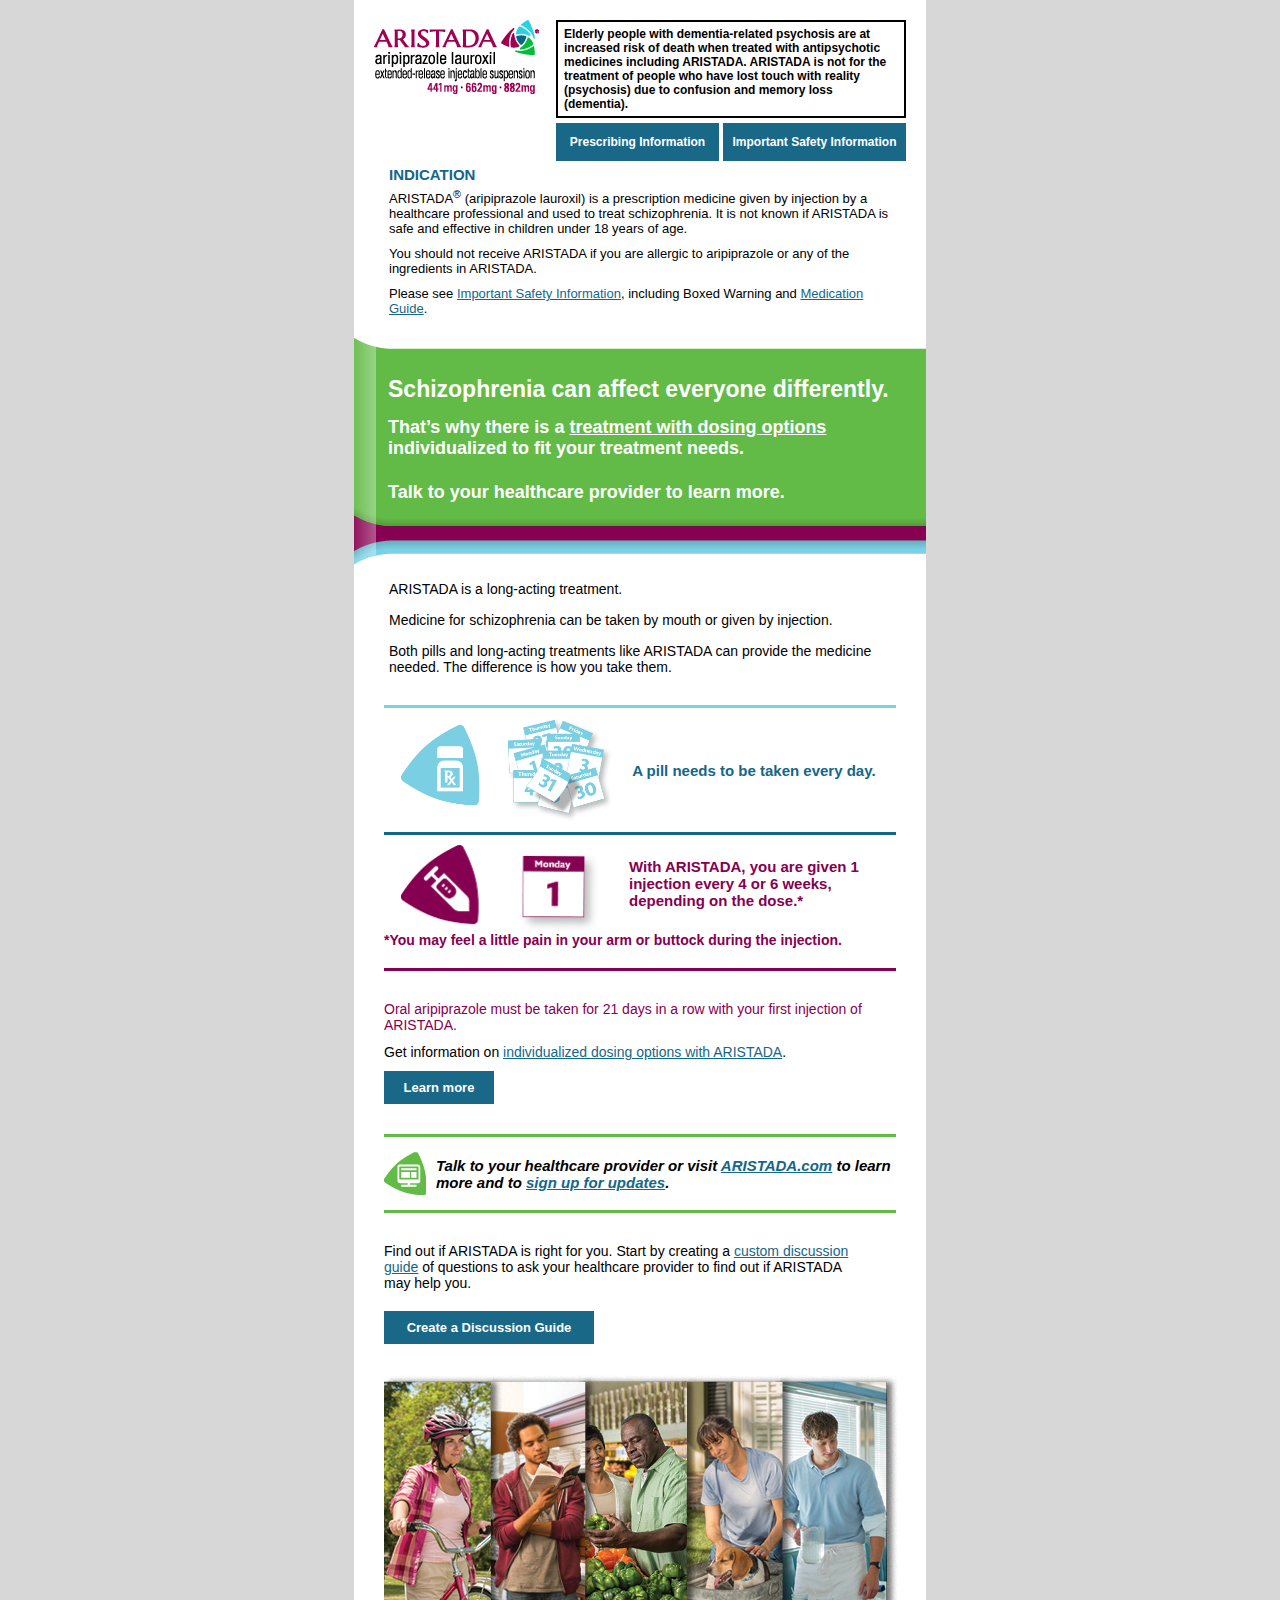
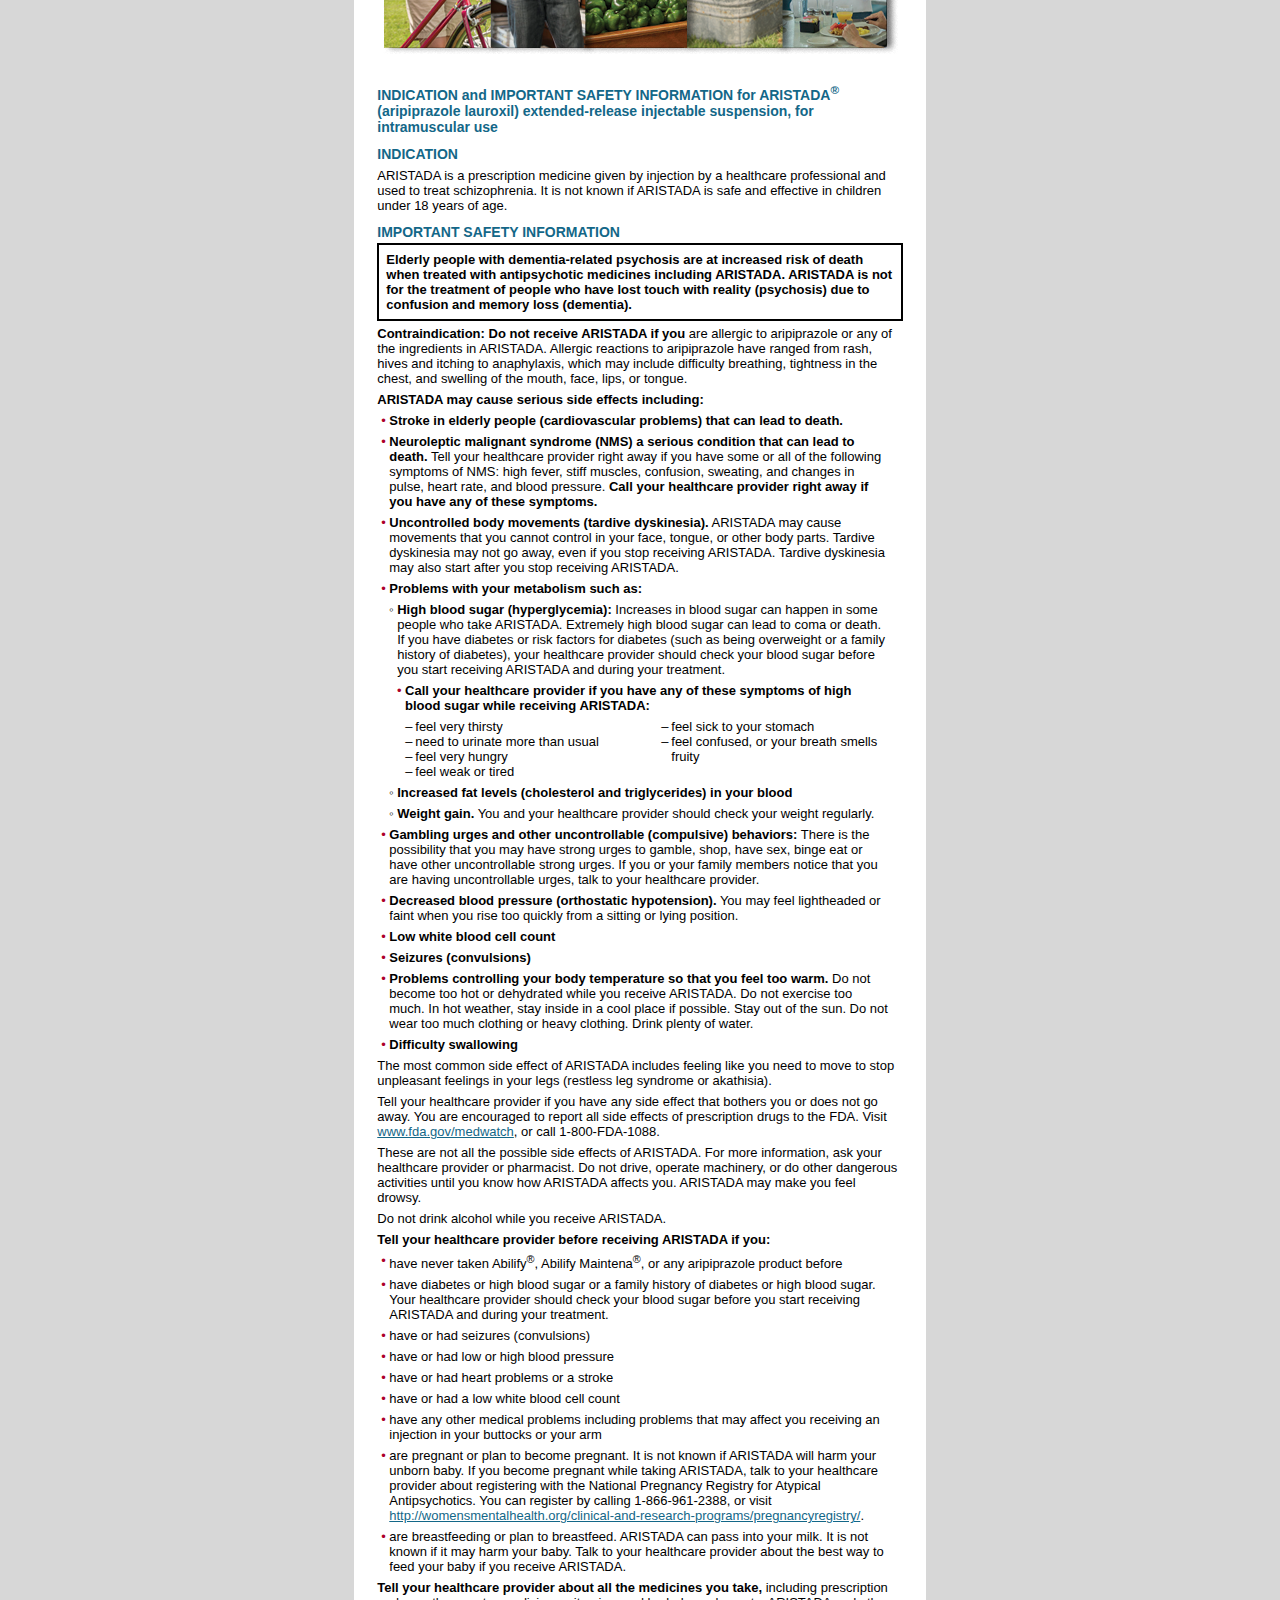
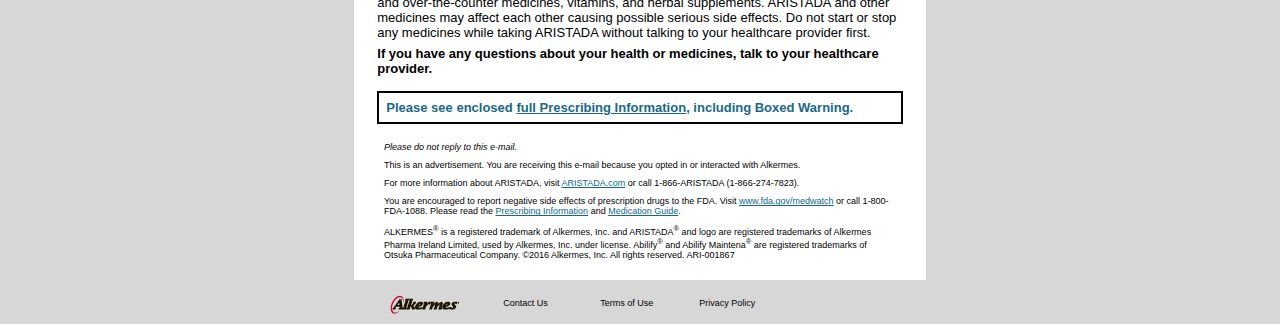
<file: email_template/example/version1.html>
<!DOCTYPE html PUBLIC "-//W3C//DTD XHTML 1.0 Transitional//EN" "http://www.w3.org/TR/xhtml1/DTD/xhtml1-transitional.dtd">
<!-- saved from url=(0068)http://info.alkermes.com/H/2/v20000015608ce9b2b96fe00f4bbcfb648/HTML -->
<html><head><meta http-equiv="Content-Type" content="text/html; charset=UTF-8">

<meta name="format-detection" content="telephone=no">
<meta name="format-detection" content="address=no">
<meta name="robots" content="noindex,nofollow">

<title>A schizophrenia medicine option</title>
<style type="text/css">
.mobileonly {
	display: none;
}
.ecxExternalClass * {
	line-height: 100%
}
a[href^=tel] {
	color: inherit;
	text-decoration: none;
}
.applelinksGrey a {
	color: #000001 !important;
	text-decoration: none;
}
.applelinksBlue a {
	color: #136788 !important;
	text-decoration: none;
}
.applelinksdarkBlue a {
	color: #003f5f !important;
	text-decoration: none;
}
.applelinksWhite a {
	color: #FFFFFFfff !important;
	text-decoration: none;
}
div, a, tr, table, body, span, img {
	-webkit-text-size-adjust: none;
	-ms-text-size-adjust: none;
	-moz-text-size-adjust: none;
	text-size-adjust: none;
	mso-line-height-rule: exactly !important;
}
html {
	-webkit-text-size-adjust: none;
	-ms-text-size-adjust: none;
	-moz-text-size-adjust: none;
	text-size-adjust: none;
	mso-line-height-rule: exactly !important;
}
* {
	-webkit-font-smoothing: antialiased !important;
}
.sup {
	-webkit-text-size-adjust: none;
}
.sup1 {
	-webkit-text-size-adjust: none;
}
a[x-apple-data-detectors] {
	color: inherit !important;
	text-decoration: none !important;
	font-size: inherit !important;
	font-family: inherit !important;
	font-weight: inherit !important;
	line-height: inherit !important;
}
/*
.ReadMsgBody{
width: 100%;
}
.ExternalClass {
width: 100%;
}
*/
@media screen and (max-width: 600px), screen and (max-device-width : 600px){
body {
-webkit-min-device-pixel-ratio: 2;
-webkit-text-size-adjust: none;
}
div[id=DESKTOP]{display:none !important;width:0px !important;overflow:hidden !important;}
div[id=MOBILE]{display:block !important;width:100% !important;height:auto !important;max-height:inherit !important;overflow:hidden !important;}}


.ISI td {
	font-family:Arial, Helvetica, sans-serif; 
	font-size:13px; 
	color:#000001;
	padding: 3px 0;
	text-align:left;
}
.ISI .header {
	color:#136788;
	font-size: 14px; 
	font-weight:bold; 
	text-transform:uppercase; 
	padding: 8px 0 3px 0;
}
.ISI .blackBox {
	border: 2px solid #000;
	padding: 7px;
	font-weight: bold;
}

.signOff td {
	font-family:Arial, Helvetica, sans-serif; 
	font-size:9px; 
	color:#000001; 
	padding:8px 0 0 0;
	text-align:left;
}

<!--[if gte mso 9]>
<style>
li {
    text-indent: -1em; /* Normalise space between bullets and text */
}
</style>
<![endif]-->

</style>

<!--[if !IEMobile]><!-->
<meta name="viewport" content="width=device-width, initial-scale=1, maximum-scale=1">
<!--<![endif]-->
<!--[if mso | ie]>
  <style>
    .sup {
      vertical-align: 1px !important;
      font-size: 100% !important;
    }
  </style>
  <![endif]-->
<!--[if ie]>
  <style>
    .sup {
      vertical-align: 6px !important;
      font-size: 80% !important;
    }
  </style>
  <![endif]--><meta name="viewport" content="width=device-width; initial-scale=1.0; maximum-scale=1.0; user-scalable=no;">
</head>
<body style="background-color: #d7d7d7; margin: 0 auto;">
<div id="DESKTOP">
<table bgcolor="#d7d7d7" border="0" cellpadding="0" cellspacing="0" width="100%" align="center">
  <tbody>
  	<tr>
    	<td align="center" valign="top"><!--Outer Table Starts -->
      	<table width="600" cellpadding="0" cellspacing="0" border="0">
        	<tbody>
        		<tr>
          		<td align="center" valign="top" bgcolor="#d7d7d7" style="padding:0px 14px;">
            		<table width="572" border="0" cellspacing="0" cellpadding="0" bgcolor="#FFFFFF">
              	<tbody>
                	<!-- BEGIN EMAIL HEADER -->
                  <tr>
                    <td align="left" valign="top" bgcolor="#FFFFFF" style="padding:20px 20px 0px 20px;">
                      <table width="532" border="0" cellspacing="0" cellpadding="0">
                        <tbody>
                          <tr>
                            <td width="165" align="left" valign="top" style="padding: 0 17px 0 0;">
                              <a href="https://www.aristada.com" target="_blank" style="color:#000001;">
                                <img src="images/aristada_logo_08-30-16.png" alt="ARISTADA (aripiprazole lauroxil)">
                              </a>
                            </td>
                            <td align="left" valign="top">
                              <table width="350" border="0" cellspacing="0" cellpadding="0">
                                <tbody>
                                  <tr>
                                    <td align="center" valign="top" style="border:solid 2px #000001; padding: 5px 6px 5px 6px;">
                                      <table width="100%" border="0" cellspacing="0" cellpadding="0">
                                        <tbody>
                                          <tr>
                                            <td align="left" valign="top" style="font-family:Arial, Helvetica, sans-serif; font-size:12px; color:#000; font-weight: bold;">Elderly people with dementia-related psychosis are at increased risk of death when treated with antipsychotic medicines including ARISTADA. ARISTADA is not for the treatment of people who have lost touch with reality (psychosis) due to confusion and memory loss (dementia).</td>
                                          </tr>
                                        </tbody>
                                      </table>
                                    </td>
                                  </tr>
                                </tbody>
                              </table>
                            </td>
                          </tr>
                        </tbody>
                      </table>
                    </td>
                  </tr>
                  <tr>
                    <td align="left" valign="top" bgcolor="#FFFFFF" style="padding:5px 20px 0px 20px;">
                      <table width="532" border="0" cellspacing="0" cellpadding="0">
                        <tbody>
                          <tr>
                            <td width="182" align="left" valign="top">&nbsp;</td>
                            <td align="right" valign="top">
                              <table width="350" border="0" cellpadding="0" cellspacing="0">
                              <tr>  
                                <td>
																		<div><!--[if mso]>
                                      <v:rect xmlns:v="urn:schemas-microsoft-com:vml" xmlns:w="urn:schemas-microsoft-com:office:word" href="https://www.aristada.com/downloadables/ARISTADA-PI.pdf" style="height:38px;v-text-anchor:middle;width:163px;" stroke="f" fillcolor="#1a6887">
                                        <w:anchorlock/>
                                        <center>
                                      <![endif]-->
                                          <a href="https://www.aristada.com/downloadables/ARISTADA-PI.pdf" style="background-color:#1a6887;color:#FFFFFF;display:inline-block;font-family:sans-serif;font-size:12px;font-weight:bold;line-height:38px;text-align:center;text-decoration:none;width:163px;-webkit-text-size-adjust:none;">Prescribing Information</a>
                                      <!--[if mso]>
                                        </center>
                                      </v:rect>
                                    <![endif]--></div>
                                </td>
                                <td width="4">&nbsp;</td>
                                <td>
                                  <div><!--[if mso]>
                                    <v:rect xmlns:v="urn:schemas-microsoft-com:vml" xmlns:w="urn:schemas-microsoft-com:office:word" href="https://aristada.com/downloadables/ARISTADA-consumer-ISI.pdf" style="height:38px;v-text-anchor:middle;width:183px;" stroke="f" fillcolor="#1a6887">
                                      <w:anchorlock/>
                                      <center>
                                    <![endif]-->
                                        <a href="https://www.aristada.com/downloadables/ARISTADA-Digital-Consumer-ISI.pdf" style="background-color:#1a6887;color:#FFFFFF;display:inline-block;font-family:sans-serif;font-size:12px;font-weight:bold;line-height:38px;text-align:center;text-decoration:none;width:183px;-webkit-text-size-adjust:none;">Important Safety Information</a>
                                    <!--[if mso]>
                                      </center>
                                    </v:rect>
                                  <![endif]--></div>                                
																</td>
                                </tr>
                              </table>
                            </td>
                          </tr>
                        </tbody>
                      </table>
                    </td>
                  </tr>
                  <tr>
                    <td align="left" valign="top" bgcolor="#FFFFFF" style="padding:5px 35px 0px 35px; font-family:Arial, Helvetica, sans-serif; font-size:15px; color:#136788; font-weight:bold; text-transform:uppercase;">INDICATION</td>
                  </tr>
                  <tr>
                    <td align="left" valign="top" style="font-family:Arial, Helvetica, sans-serif; font-size:13px; color:#000001; padding:5px 35px 0px 35px;">ARISTADA<sup>&reg;</sup> (aripiprazole lauroxil) is a prescription medicine given by injection by a healthcare professional and used to treat schizophrenia. It is not known if ARISTADA is safe and effective in children under 18 years of age.</td>
				</tr>
                  <tr>
                    <td align="left" valign="top" style="font-family:Arial, Helvetica, sans-serif; font-size:13px; color:#000001; padding:10px 35px 0px 35px;">You should not receive ARISTADA if you are allergic to aripiprazole or any of the ingredients in ARISTADA.</td>
                  </tr>
                  <tr>
                    <td align="left" valign="top" style="font-family:Arial, Helvetica, sans-serif; font-size:13px; color:#000001; padding:10px 35px 20px 35px;">Please see <a href="https://www.aristada.com/downloadables/ARISTADA-Digital-Consumer-ISI.pdf" target="_blank" style="color:#136788;" class="applelinksBlue">Important Safety Information</a>, including Boxed Warning and <a href="https://aristada.com/downloadables/ARISTADA-Medication-Guide.pdf" target="_blank" style="color:#136788;" class="applelinksBlue">Medication Guide</a>.</td>
                  </tr>
                  <!-- END EMAIL HEADER -->
                  <!-- BEGIN EMAIL BANNER -->
                  <tr>
                    <td align="left" valign="top" bgcolor="#FFFFFF">
                      <table width="572" border="0" cellspacing="0" cellpadding="0">
                        <tbody>
                          <tr>
                            <td align="left" colspan="2" height="20" cellspacing="0" cellpadding="0">
                              <img src="images/banner_top.png" alt="Banner top background" height="20" border="0">
                            </td>
                          </tr>
                          <tr>
                            <td width="22" bgcolor="#62bb46" height="51" cellspacing="0" cellpadding="0"><img src="images/banner_left.png" width="22" height="51"/></td>
                            <td bgcolor="#62bb46" align="left" valign="top" height="40" cellspacing="0" cellpadding="0" style="font-family:Arial, Helvetica, sans-serif; font-size:23px; color:#FFFFFF; font-weight:bold; padding: 20px 20px 0px 12px; height:31px;">Schizophrenia can affect everyone differently.</td>
                          </tr>
                          <tr>
                            <td width="22" bgcolor="#62bb46" height="65" cellspacing="0" cellpadding="0"><img src="images/banner_left.png" width="22" height="65"/></td>
                            <td bgcolor="#62bb46" align="left" valign="top" height="55" cellspacing="0" cellpadding="0" style="font-family:Arial, Helvetica, sans-serif; font-size:18px; color:#FFFFFF; font-weight:bold; padding: 10px 20px 0px 12px; height:55px;">That’s why there is a <a href="https://aristada.com/aristada-long-acting-treatment" target="_blank" style="color: #FFFFFF;">treatment with dosing options</a> individualized to fit your treatment needs.</td>
						</tr>
                          <tr>
                            <td width="22" bgcolor="#62bb46" height="35" cellspacing="0" cellpadding="0"><img src="images/banner_left.png" width="22" height="35"/></td>
                            <td bgcolor="#62bb46" align="left" valign="top" height="25" cellspacing="0" cellpadding="0" style="font-family:Arial, Helvetica, sans-serif; font-size:18px; color:#FFFFFF; font-weight:bold; padding: 10px 20px 0px 12px; height:25px;">Talk to your healthcare provider to learn more.</td>
                          </tr>
                          <tr>
                            <td colspan="2" cellspacing="0" cellpadding="0">
                              <img src="images/banner_bottom.png" alt="Banner bottom background" />
                            </td>
                          </tr>
                        </tbody>
                      </table>
                    </td>
                  </tr>
                  <!-- END EMAIL BANNER -->
                  <!-- BEGIN EMAIL BODY -->
                  <tr>
                    <td align="left" valign="top" bgcolor="#FFFFFF" style="font-family:Arial, Helvetica, sans-serif; font-size:14px; color:#00000; padding: 15px 35px 0 35px;">ARISTADA is a long-acting treatment.</td>
                  </tr>
                  <tr>
                    <td align="left" valign="top" bgcolor="#FFFFFF" style="font-family:Arial, Helvetica, sans-serif; font-size:14px; color:#00000; padding: 15px 35px 0 35px;">Medicine for schizophrenia can be taken by mouth or given by injection.</td>
                  </tr>
                  <tr>
                    <td align="left" valign="top" bgcolor="#FFFFFF" style="font-family:Arial, Helvetica, sans-serif; font-size:14px; color:#00000; padding: 15px 35px 30px 35px;">Both pills and long-acting treatments like ARISTADA can provide the medicine needed. The difference is how you take them.</td>
                  </tr>
                  <tr>
                    <td>
                      <table width="572" cellpadding="0" cellspacing="0">
                        <tbody>
                          <tr>
                            <td width="30" align="left">&nbsp;</td>
                            <td width="512" align="left" style="border-top: 3px solid #7ad0e4;">
                            	<table width="512" cellpadding="0" cellspacing="0">
                              	<tbody>
                                	<tr>
                                  	<td style="padding: 10px 0 10px 17px;"><img src="images/lightblue_rx_calendar_icon_09-09-16.png" width="212" alt="Pills" ></td>
                                   	<td style="font-family:Arial, Helvetica, sans-serif; font-size:15px; color:#136788; font-weight:bold;">A pill needs to be taken every day.</td>
                                  </tr>
                                </tbody>
                              </table>
                            </td>
                            <td width="30"></td>
                          </tr>
                          <tr>
                            <td width="30" align="left">&nbsp;</td>
                            <td width="512" align="left" style="border-top: 3px solid #136788; border-bottom: 3px solid #870051;">
                            	<table width="512" cellpadding="0" cellspacing="0">
                              	<tbody>
                                	<tr>
                                  	<td style="padding: 10px 16px 0px 17px;"><img src="images/burgundy_injection_calendar_icon_09-09-16.png" width="198" alt="ARISTADA Injection"/></td>
                                   	<td style="font-family:Arial, Helvetica, sans-serif; font-size:15px; color:#870051; font-weight:bold; padding-left: 14px">With ARISTADA, you are given 1 injection every 4 or 6 weeks, depending on the dose.*</td>
                                  </tr>
                                  <tr>
                                  	<td colspan="2" style="font-family:Arial, Helvetica, sans-serif; font-size:14px; color:#870051; font-weight:bold; padding-bottom: 20px;">*You may feel a little pain in your arm or buttock during the injection.</td>
                                  </tr>	
                                </tbody>
                              </table>
                            </td>
                            <td width="30"></td>
                          </tr>
                        </tbody>
                      </table>
                    </td>
                  </tr>
                  <tr>
                  	<td>
                  	<table width="572" cellpadding="0" cellspacing="0" style="padding-top:30px;">
                    	<tbody>
                      	<tr>
                        	<td width="30" align="left">&nbsp;</td>
                          <td width="512" style="font-family:Arial, Helvetica, sans-serif; font-size:14px; color:#870051; text-align:left;">Oral aripiprazole must be taken for 21 days in a row with your first injection of ARISTADA.</td>
                          <td width="30"></td>
                        </tr>
                      </tbody>
                    </table>
                    </td>
                  </tr>
                	<tr>
                  	<td>
                      <table width="572" cellpadding="0" cellspacing="0" style="padding-top:10px;">
                        <tbody>
                          <tr>
                            <td width="30" align="left">&nbsp;</td>
                            <td width="512" style="font-family:Arial, Helvetica, sans-serif; font-size:14px; color:#00000; text-align:left;">Get information on <a href="https://www.aristada.com/aristada-long-acting-treatment" target="_blank" style="color:#136788;" class="applelinksBlue">individualized dosing options with ARISTADA</a>.</td>
                            <td width="30"></td>
                          </tr>
                        </tbody>
                      </table>
                   	</td>
                  </tr>
                	<tr>
                  	<td>
                      <table width="572" cellpadding="0" cellspacing="0" style="padding-top:10px; padding-bottom: 30px">
                        <tbody>
                          <tr>
                            <td width="30" align="left">&nbsp;</td>
                            <td width="110">
                              <div><!--[if mso]>
                                <v:rect xmlns:v="urn:schemas-microsoft-com:vml" xmlns:w="urn:schemas-microsoft-com:office:word" href="https://aristada.com/how-can-aristada-help" style="height:33px;v-text-anchor:middle;width:110px;" stroke="f" fillcolor="#1a6887">
                                  <w:anchorlock/>
                                  <center>
                                <![endif]-->
                                    <a href="https://aristada.com/how-can-aristada-help" style="background-color:#1a6887;color:#FFFFFF;display:inline-block;font-family:sans-serif;font-size:13px;font-weight:bold;line-height:33px;text-align:center;text-decoration:none;width:110px;-webkit-text-size-adjust:none;">Learn more</a>
                                <!--[if mso]>
                                  </center>
                                </v:rect>
                              <![endif]--></div>                            
														</td>
                            <td width="432"></td>
                          </tr>
                        </tbody>
                      </table>
                   	</td>
                  </tr>
                  <tr>
                    <td>
                      <table width="572" cellpadding="0" cellspacing="0">
                        <tbody>
                          <tr>
                            <td width="30" align="left">&nbsp;</td>
                            <td width="512" align="left" style="border-top: 3px solid #62bb46; border-bottom: 3px solid #62bb46;">
                            	<table width="512" cellpadding="0" cellspacing="0">
                              	<tbody>
                                	<tr>
                                  	<td style="padding: 15px 10px 15px 0px;"><img src="images/green_computer_icon_08-30-16.png" alt=""/></td>
                                   	<td style="font-family:Arial, Helvetica, sans-serif; font-size:15px; color:#000; font-weight:bold;"><em>Talk to your healthcare provider or visit <a href="https://aristada.com/how-can-aristada-help" target="_blank" style="color:#136788;" class="applelinksBlue">ARISTADA.com</a> to learn more and to <a href="https://register.aristada.com/consumer?mo=ARISTADACOM" target="_blank" style="color:#136788;" class="applelinksBlue">sign up for updates</a>.</em></td>
                                  </tr>
                                </tbody>
                              </table>
                            </td>
                            <td width="30"></td>
                          </tr>
                        </tbody>
                      </table>
                    </td>
                  </tr>
                	<tr>
                  	<td>
                      <table width="572" cellpadding="0" cellspacing="0" style="padding-top:30px;">
                        <tbody>
                          <tr>
                            <td width="30" align="left">&nbsp;</td>
                            <td width="470" style="font-family:Arial, Helvetica, sans-serif; font-size:14px; color:#00000; text-align:left;">Find out if ARISTADA is right for you. Start by creating a <a href="https://aristada.com/aristada-discussion-guide" target="_blank" style="color:#136788;" class="applelinksBlue">custom discussion guide</a> of questions to ask your healthcare provider to find out if ARISTADA may help you.</td>
                            <td width="72"></td>
                          </tr>
                        </tbody>
                      </table>
                   	</td>
                  </tr>
                	<tr>
                  	<td>
                      <table width="572" cellpadding="0" cellspacing="0" style="padding-top:20px; padding-bottom: 30px">
                        <tbody>
                          <tr>
                            <td width="30" align="left">&nbsp;</td>
                            <td width="210">
                              <div><!--[if mso]>
                                <v:rect xmlns:v="urn:schemas-microsoft-com:vml" xmlns:w="urn:schemas-microsoft-com:office:word" href="https://www.aristada.com/aristada-discussion-guide" style="height:33px;v-text-anchor:middle;width:210px;" stroke="f" fillcolor="#1a6887">
                                  <w:anchorlock/>
                                  <center>
                                <![endif]-->
                                    <a href="https://www.aristada.com/aristada-discussion-guide" style="background-color:#1a6887;color:#FFFFFF;display:inline-block;font-family:sans-serif;font-size:13px;font-weight:bold;line-height:33px;text-align:center;text-decoration:none;width:210px;-webkit-text-size-adjust:none;">Create a Discussion Guide</a>
                                <!--[if mso]>
                                  </center>
                                </v:rect>
                              <![endif]--></div>
                            </td>
                            <td width="332"></td>
                          </tr>
                        </tbody>
                      </table>
                   	</td>
                  </tr>
                	<tr>
                  	<td>
                      <table width="572" cellpadding="0" cellspacing="0" style="padding-top:0px;">
                        <tbody>
                          <tr>
                            <td width="52" align="left">&nbsp;</td>
                            <td width="470" >
                            	<img src="images/group_image_08-30-16.png" alt="ARISTADA has dosing options that can be individualized to fit your treatment needs"/>
                            </td>
                            <td width="50"></td>
                          </tr>
                        </tbody>
                      </table>
                   	</td>
                  </tr>
                  <!-- END EMAIL BODY -->
                  <!-- BEGIN ISI SECTION -->
                  <tr>
                    <td>
                      <table class="ISI" width="572" cellpadding="0" cellspacing="0" style="padding-top:20px;">
                        <tbody>
                          <tr>
                            	<td width="30" bgcolor="#FFFFFF">&nbsp;</td>
                            	<td width="512" bgcolor="#FFFFFF" class="header" style="text-transform:none;">INDICATION and IMPORTANT SAFETY INFORMATION for ARISTADA<sup>&reg;</sup> (aripiprazole lauroxil) extended-release injectable suspension, for intramuscular use</td>
                            	<td width="30" bgcolor="#FFFFFF">&nbsp;</td>
                          </tr>
                          <tr>
                          		<td width="30" bgcolor="#FFFFFF">&nbsp;</td>
                          		<td width="512" bgcolor="#FFFFFF" class="header" style="text-transform:none;">INDICATION</td>
                           	<td width="30" bgcolor="#FFFFFF">&nbsp;</td> 	
                          </tr>
                          <tr>
                          		<td width="30" bgcolor="#FFFFFF">&nbsp;</td>			
                            	<td width="512" bgcolor="#FFFFFF" style="text-transform:none;">ARISTADA is a prescription medicine given by injection by a healthcare professional and used to treat schizophrenia. It is not known if ARISTADA is safe and effective in children under 18 years of age.</td>
                          		<td width="30" bgcolor="#FFFFFF">&nbsp;</td>
                          </tr>	
                          <tr>
                          		<td width="30" bgcolor="#FFFFFF">&nbsp;</td>
                            	<td width="512" bgcolor="#FFFFFF" class="header" style="text-transform:none;">IMPORTANT SAFETY INFORMATION</td>
                          		<td width="30" bgcolor="#FFFFFF">&nbsp;</td>	
                          </tr>
                          <tr>
                          		<td width="30" bgcolor="#FFFFFF">&nbsp;</td>
                            	<td class="blackBox" width="512" bgcolor="#FFFFFF" style="text-transform:none;" >Elderly people with dementia-related psychosis are at increased risk of death when treated with antipsychotic medicines including ARISTADA. ARISTADA is not for the treatment of people who have lost touch with reality (psychosis) due to confusion and memory loss (dementia).</td>
                          		<td width="30" bgcolor="#FFFFFF">&nbsp;</td>
                          </tr>
                          <tr>
                          		<td width="30" bgcolor="#FFFFFF">&nbsp;</td>
                            	<td width="512" bgcolor="#FFFFFF" style="text-transform:none; padding-top: 5px;"><strong>Contraindication: Do not receive ARISTADA if you</strong> are allergic to aripiprazole or any of the ingredients in ARISTADA. Allergic reactions to aripiprazole have ranged from rash, hives and itching to anaphylaxis, which may include difficulty breathing, tightness in the chest, and swelling of the mouth, face, lips, or tongue.</td>
                          		<td width="30" bgcolor="#FFFFFF">&nbsp;</td>
                          </tr>
                          <tr>
                          		<td width="30" bgcolor="#FFFFFF">&nbsp;</td>
                            	<td width="512" bgcolor="#FFFFFF" style="text-transform:none;" ><strong>ARISTADA may cause serious side effects including:</strong></td>
                          		<td width="30" bgcolor="#FFFFFF">&nbsp;</td>
                          </tr>
                          <tr>
                          		<td width="30" bgcolor="#FFFFFF">&nbsp;</td>
                            	<td width="512" bgcolor="#FFFFFF" style="text-transform:none;" >
                              <table width="512" border="0" cellspacing="0" cellpadding="0">
                              <tr>
                                  <td width="4" style="padding:0;">&nbsp;</td>
                                  <td width="8" bgcolor="#FFFFFF" style="color: #AD002A; vertical-align:top; text-align:left; padding:0;">&bull;</td>
                                 	<td width="500" bgcolor="#FFFFFF" style="color: #000; text-align:left; padding:0;"><strong>Stroke in elderly people (cardiovascular problems) that can lead to death.</strong></td>
                               </tr>
                              </table> 
                            </td>
                            <td width="30" bgcolor="#FFFFFF">&nbsp;</td>
                          </tr>
                          <tr>
                          		<td width="30" bgcolor="#FFFFFF">&nbsp;</td>
                            	<td width="512" bgcolor="#FFFFFF" style="text-transform:none;" >
                              <table width="512" border="0" cellspacing="0" cellpadding="0">
                              <tr>
                                  <td width="4" style="padding:0;">&nbsp;</td>
                                  <td width="8" bgcolor="#FFFFFF" style="color: #AD002A; vertical-align:top; text-align:left; padding:0;">&bull;</td>
                                 <td width="500" bgcolor="#FFFFFF" style="color: #000; text-align:left; padding:0;"><strong>Neuroleptic malignant syndrome (NMS) a serious condition that can lead to death.</strong> Tell your healthcare provider right away if you have some or all of the following symptoms of NMS: high fever, stiff muscles, confusion, sweating, and changes in pulse, heart rate, and blood pressure. <strong>Call your healthcare provider right away if you have any of these symptoms.</strong></td>
                               </tr>
                              </table> 
                            </td>
                            <td width="30" bgcolor="#FFFFFF">&nbsp;</td>
                          </tr>
                          <tr>
                          		<td width="30" bgcolor="#FFFFFF">&nbsp;</td>
                            	<td width="512" bgcolor="#FFFFFF" style="text-transform:none;" >
                              <table width="512" border="0" cellspacing="0" cellpadding="0">
                              <tr>
                                  <td width="4" style="padding:0;">&nbsp;</td>
                                  <td width="8" bgcolor="#FFFFFF" style="color: #AD002A; vertical-align:top; text-align:left; padding:0;">&bull;</td>
                                 <td width="500" bgcolor="#FFFFFF" style="color: #000; text-align:left; padding:0;"><strong>Uncontrolled body movements (tardive dyskinesia).</strong> ARISTADA may cause movements that you cannot control in your face, tongue, or other body parts. Tardive dyskinesia may not go away, even if you stop receiving ARISTADA. Tardive dyskinesia may also start after you stop receiving ARISTADA.</td>
                               </tr>
                              </table> 
                            </td>
                            <td width="30" bgcolor="#FFFFFF">&nbsp;</td>
                          </tr>
                          <tr>
                          		<td width="30" bgcolor="#FFFFFF">&nbsp;</td>
                            	<td width="512" bgcolor="#FFFFFF" style="text-transform:none;" >
                              <table width="512" border="0" cellspacing="0" cellpadding="0">
                              <tr>
                                  <td width="4" style="padding:0;">&nbsp;</td>
                                  <td width="8" bgcolor="#FFFFFF" style="color: #AD002A; vertical-align:top; padding:0; text-align:left;">&bull;</td>
                                 <td width="500" bgcolor="#FFFFFF" style="color: #000; text-align:left; padding:0;"><strong>Problems with your metabolism such as:</strong></td>
                               </tr>
                              </table> 
                            </td>
                            <td width="30" bgcolor="#FFFFFF">&nbsp;</td>
                          </tr>
                          <tr>
                          		<td width="30" bgcolor="#FFFFFF">&nbsp;</td>
                            	<td width="512" bgcolor="#FFFFFF" style="text-transform:none;" >
                              <table width="512" border="0" cellspacing="0" cellpadding="0">
                              <tr>
                                  <td width="12" style="padding:0;">&nbsp;</td>
                                  <td width="8" bgcolor="#FFFFFF" style="color: #000; vertical-align:text-top; text-align:left; padding:0;">&#9702;</td>
                                 <td width="494" bgcolor="#FFFFFF" style="color: #000; text-align:left; padding:0;"><strong>High blood sugar (hyperglycemia):</strong> Increases in blood sugar can happen in some people who take ARISTADA. Extremely high blood sugar can lead to coma or death. If you have diabetes or risk factors for diabetes (such as being overweight or a family history of diabetes), your healthcare provider should check your blood sugar before you start receiving ARISTADA and during your treatment.</td>
                               </tr>
                              </table> 
                            </td>
                            <td width="30" bgcolor="#FFFFFF">&nbsp;</td>
                          </tr>
                          <tr>
                          		<td width="30" bgcolor="#FFFFFF">&nbsp;</td>
                            	<td width="512" bgcolor="#FFFFFF" style="text-transform:none;" >
                              <table width="512" border="0" cellspacing="0" cellpadding="0">
                              <tr>
                                  <td width="20" style="padding:0;">&nbsp;</td>
                                  <td width="8" bgcolor="#FFFFFF" style="color: #AD002A; vertical-align:top; text-align:left; padding:0;">&bull;</td>
                                 <td width="489" bgcolor="#FFFFFF" style="color: #000; text-align:left; padding:0;" ><strong>Call your healthcare provider if you have any of these symptoms of high blood sugar while receiving ARISTADA:</strong></td>
                               </tr>
                              </table> 
                            </td>
                            <td width="30" bgcolor="#FFFFFF">&nbsp;</td>
                          </tr>
                          <tr>
                          		<td width="30" bgcolor="#FFFFFF">&nbsp;</td>
                            	<td width="512" bgcolor="#FFFFFF" style="text-transform:none;" >
                              <table width="512" border="0" cellspacing="0" cellpadding="0">
                              	<tr>
                                  <td width="28" style="padding:0;">&nbsp;</td>
                                  <td width="10" bgcolor="#FFFFFF" style="color: #000; vertical-align:top; text-align:left; padding:0;">&ndash;</td>
                                  <td width="218" bgcolor="#FFFFFF" style="color: #000; text-align:left; padding:0;">feel very thirsty</td>
                                  <td width="28" style="padding:0;">&nbsp;</td>
                                  <td width="10" bgcolor="#FFFFFF" style="color: #000; vertical-align:top; text-align:left; padding:0;">&ndash;</td>
                                  <td width="218" bgcolor="#FFFFFF" style="color: #000; text-align:left; padding:0;">feel sick to your stomach</td>
                               </tr>
                              	<tr>
                                  <td width="28" style="padding:0;">&nbsp;</td>
                                  <td width="10" bgcolor="#FFFFFF" style="color: #000; vertical-align:top; text-align:left; padding:0;">&ndash;</td>
                                  <td width="218" bgcolor="#FFFFFF" style="color: #000; text-align:left; vertical-align:top; padding:0;">need to urinate more than usual</td>
                                  <td width="28" rowspan="3" style="padding:0;">&nbsp;</td>
                                  <td width="10" bgcolor="#FFFFFF" style="color: #000; vertical-align:top; text-align:left; padding:0;" rowspan="3">&ndash;</td>
                                  <td width="218" bgcolor="#FFFFFF" style="color: #000; text-align:left; vertical-align:top; padding:0;" rowspan="3">feel confused, or your breath smells fruity</td>
                               </tr>
                              	<tr>
                                  <td width="28" style="padding:0;">&nbsp;</td>
                                  <td width="10" bgcolor="#FFFFFF" style="color: #000; vertical-align:top; text-align:left; padding:0;">&ndash;</td>
                                  <td width="218" bgcolor="#FFFFFF" style="color: #000; text-align:left; vertical-align:top; padding:0;">feel very hungry</td>
                               </tr>
                              	<tr>
                                  <td width="28" style="padding:0;">&nbsp;</td>
                                  <td width="10" bgcolor="#FFFFFF" style="color: #000; vertical-align:top; text-align:left; padding:0;">&ndash;</td>
                                  <td width="218" bgcolor="#FFFFFF" style="color: #000; text-align:left; vertical-align:top; padding:0;">feel weak or tired</td>
                               </tr>
                              </table> 
                            </td>
                            <td width="30" bgcolor="#FFFFFF">&nbsp;</td>
                          </tr>
                          <tr>
                          		<td width="30" bgcolor="#FFFFFF">&nbsp;</td>
                            	<td width="512" bgcolor="#FFFFFF" style="text-transform:none;" >
                              <table width="512" border="0" cellspacing="0" cellpadding="0">
                              <tr>
                                  <td width="12" style="padding:0;">&nbsp;</td>
                                  <td width="8" bgcolor="#FFFFFF" style="color: #000; vertical-align:text-top; text-align:left; padding:0;">&#9702;</td>
                                 <td width="494" bgcolor="#FFFFFF" style="color: #000; text-align:left; padding:0;"><strong>Increased fat levels (cholesterol and triglycerides) in your blood</strong></td>
                               </tr>
                              </table> 
                            </td>
                            <td width="30" bgcolor="#FFFFFF">&nbsp;</td>
                          </tr>
                          <tr>
                          		<td width="30" bgcolor="#FFFFFF">&nbsp;</td>
                            	<td width="512" bgcolor="#FFFFFF" style="text-transform:none;" >
                              <table width="512" border="0" cellspacing="0" cellpadding="0">
                              <tr>
                                  <td width="12" style="padding:0;">&nbsp;</td>
                                  <td width="8" bgcolor="#FFFFFF" style="color: #000; vertical-align:text-top; text-align:left; padding:0;">&#9702;</td>
                                 <td width="494" bgcolor="#FFFFFF" style="color: #000; text-align:left; padding:0;"><strong>Weight gain.</strong> You and your healthcare provider should check your weight regularly.</td>
                               </tr>
                              </table> 
                            </td>
                            <td width="30" bgcolor="#FFFFFF">&nbsp;</td>
                          </tr>
                          <tr>
                          		<td width="30" bgcolor="#FFFFFF">&nbsp;</td>
                            	<td width="512" bgcolor="#FFFFFF" style="text-transform:none;" >
                              <table width="512" border="0" cellspacing="0" cellpadding="0">
                              <tr>
                                  <td width="4" style="padding:0;">&nbsp;</td>
                                  <td width="8" bgcolor="#FFFFFF" style="color: #AD002A; vertical-align:top; text-align:left; padding:0;">&bull;</td>
                                 	<td width="500" bgcolor="#FFFFFF" style="color: #000; text-align:left; padding:0;"><strong>Gambling urges and other uncontrollable (compulsive) behaviors:</strong> There is the possibility that you may have strong urges to gamble, shop, have sex, binge eat or have other uncontrollable strong urges. If you or your family members notice that you are having uncontrollable urges, talk to your healthcare provider.</td>
                               </tr>
                              </table> 
                            </td>
                            <td width="30" bgcolor="#FFFFFF">&nbsp;</td>
                          </tr>
                          <tr>
                          		<td width="30" bgcolor="#FFFFFF">&nbsp;</td>
                            	<td width="512" bgcolor="#FFFFFF" style="text-transform:none;" >
                              <table width="512" border="0" cellspacing="0" cellpadding="0">
                              <tr>
                                  <td width="4" style="padding:0;">&nbsp;</td>
                                  <td width="8" bgcolor="#FFFFFF" style="color: #AD002A; vertical-align:top; text-align:left; padding:0;">&bull;</td>
                                 	<td width="500" bgcolor="#FFFFFF" style="color: #000; text-align:left; padding:0;"><strong>Decreased blood pressure (orthostatic hypotension).</strong> You may feel lightheaded or faint when you rise too quickly from a sitting or lying position.</td>
                               </tr>
                              </table> 
                            </td>
                            <td width="30" bgcolor="#FFFFFF">&nbsp;</td>
                          </tr>
                          <tr>
                          		<td width="30" bgcolor="#FFFFFF">&nbsp;</td>
                            	<td width="512" bgcolor="#FFFFFF" style="text-transform:none;" >
                              <table width="512" border="0" cellspacing="0" cellpadding="0">
                              <tr>
                                  <td width="4" style="padding:0;">&nbsp;</td>
                                  <td width="8" bgcolor="#FFFFFF" style="color: #AD002A; vertical-align:top; text-align:left; padding:0;">&bull;</td>
                                 	<td width="500" bgcolor="#FFFFFF" style="color: #000; text-align:left; padding:0;"><strong>Low white blood cell count</strong></td>
                               </tr>
                              </table> 
                            </td>
                            <td width="30" bgcolor="#FFFFFF">&nbsp;</td>
                          </tr>
                          <tr>
                          		<td width="30" bgcolor="#FFFFFF">&nbsp;</td>
                            	<td width="512" bgcolor="#FFFFFF" style="text-transform:none;" >
                              <table width="512" border="0" cellspacing="0" cellpadding="0">
                              <tr>
                                  <td width="4" style="padding:0;">&nbsp;</td>
                                  <td width="8" bgcolor="#FFFFFF" style="color: #AD002A; vertical-align:top; text-align:left; padding:0;">&bull;</td>
                                 	<td width="500" bgcolor="#FFFFFF" style="color: #000; text-align:left; padding:0;"><strong>Seizures (convulsions)</strong></td>
                               </tr>
                              </table> 
                            </td>
                            <td width="30" bgcolor="#FFFFFF">&nbsp;</td>
                          </tr>
                          <tr>
                          		<td width="30" bgcolor="#FFFFFF">&nbsp;</td>
                            	<td width="512" bgcolor="#FFFFFF" style="text-transform:none;" >
                              <table width="512" border="0" cellspacing="0" cellpadding="0">
                              <tr>
                                  <td width="4" style="padding:0;">&nbsp;</td>
                                  <td width="8" bgcolor="#FFFFFF" style="color: #AD002A; vertical-align:top; text-align:left; padding:0;">&bull;</td>
                                 	<td width="500" bgcolor="#FFFFFF" style="color: #000; text-align:left; padding:0;"><strong>Problems controlling your body temperature so that you feel too warm.</strong> Do not become too hot or dehydrated while you receive ARISTADA. Do not exercise too much. In hot weather, stay inside in a cool place if possible. Stay out of the sun. Do not wear too much clothing or heavy clothing. Drink plenty of water.</td>
                               </tr>
                              </table> 
                            </td>
                            <td width="30" bgcolor="#FFFFFF">&nbsp;</td>
                          </tr>
                          <tr>
                          		<td width="30" bgcolor="#FFFFFF">&nbsp;</td>
                            	<td width="512" bgcolor="#FFFFFF" style="text-transform:none;" >
                              <table width="512" border="0" cellspacing="0" cellpadding="0">
                              <tr>
                                  <td width="4" style="padding:0;">&nbsp;</td>
                                  <td width="8" bgcolor="#FFFFFF" style="color: #AD002A; vertical-align:top; text-align:left; padding:0;">&bull;</td>
                                 	<td width="500" bgcolor="#FFFFFF" style="color: #000; text-align:left; padding:0;"><strong>Difficulty swallowing</strong></td>
                               </tr>
                              </table> 
                            </td>
                            <td width="30" bgcolor="#FFFFFF">&nbsp;</td>
                          </tr>
                          <tr>
                          		<td width="30" bgcolor="#FFFFFF">&nbsp;</td>
                            	<td width="512" bgcolor="#FFFFFF" style="text-transform:none;" >The most common side effect of ARISTADA includes feeling like you need to move to stop unpleasant feelings in your legs (restless leg syndrome or akathisia).</td>
                          		<td width="30" bgcolor="#FFFFFF">&nbsp;</td>
                          </tr>
                          <tr>
                          		<td width="30" bgcolor="#FFFFFF">&nbsp;</td>
                           	<td width="512" bgcolor="#FFFFFF" style="text-transform:none;" >Tell your healthcare provider if you have any side effect that bothers you or does not go away. You are encouraged to report all side effects of prescription drugs to the FDA. Visit <a href="http://www.fda.gov/medwatch" target="_blank" style="color:#136788;" class="applelinksBlue">www.fda.gov/medwatch</a>, or call 1-800-FDA-1088. </td>
                          		<td width="30" bgcolor="#FFFFFF">&nbsp;</td>
                          </tr>
                          <tr>
                          		<td width="30" bgcolor="#FFFFFF">&nbsp;</td>
                            	<td width="512" bgcolor="#FFFFFF" style="text-transform:none;" >These are not all the possible side effects of ARISTADA. For more information, ask your healthcare provider or pharmacist. Do not drive, operate machinery, or do other dangerous activities until you know how ARISTADA affects you. ARISTADA may make you feel drowsy.</td>
                          		<td width="30" bgcolor="#FFFFFF">&nbsp;</td>
                          </tr>
                          <tr>
                          		<td width="30" bgcolor="#FFFFFF">&nbsp;</td>
                            	<td width="512" bgcolor="#FFFFFF" style="text-transform:none;" >Do not drink alcohol while you receive ARISTADA.</td>
                          		<td width="30" bgcolor="#FFFFFF">&nbsp;</td>
                          </tr>
                          <tr>
                          		<td width="30" bgcolor="#FFFFFF">&nbsp;</td>
                            	<td width="512" bgcolor="#FFFFFF" style="text-transform:none;" ><strong>Tell your healthcare provider before receiving ARISTADA if you:</strong></td>
                          		<td width="30" bgcolor="#FFFFFF">&nbsp;</td>
                          </tr>
                          <tr>
                          		<td width="30" bgcolor="#FFFFFF">&nbsp;</td>
                            	<td width="512" bgcolor="#FFFFFF" style="text-transform:none;" >
                              <table width="512" border="0" cellspacing="0" cellpadding="0">
                              <tr>
                                  <td width="4" style="padding:0;">&nbsp;</td>
                                  <td width="8" bgcolor="#FFFFFF" style="color: #AD002A; vertical-align:text-top; text-align:left; padding:0;">&bull;</td>
                                 	<td width="500" bgcolor="#FFFFFF" style="color: #000; text-align:left; padding:0;">have never taken Abilify<sup>&reg;</sup>, Abilify Maintena<sup>&reg;</sup>, or any aripiprazole product before</td>
                               </tr>
                              </table> 
                            </td>
                            <td width="30" bgcolor="#FFFFFF">&nbsp;</td>
                          </tr>
                          <tr>
                          		<td width="30" bgcolor="#FFFFFF">&nbsp;</td>
                            	<td width="512" bgcolor="#FFFFFF" style="text-transform:none;" >
                              <table width="512" border="0" cellspacing="0" cellpadding="0">
                              <tr>
                                  <td width="4" style="padding:0;">&nbsp;</td>
                                  <td width="8" bgcolor="#FFFFFF" style="color: #AD002A; vertical-align:text-top; text-align:left; padding:0;">&bull;</td>
                                 	<td width="500" bgcolor="#FFFFFF" style="color: #000; text-align:left; padding:0;">have diabetes or high blood sugar or a family history of diabetes or high blood sugar. Your healthcare provider should check your blood sugar before you start receiving ARISTADA and during your treatment.</td>
                               </tr>
                              </table> 
                            </td>
                            <td width="30" bgcolor="#FFFFFF">&nbsp;</td>
                          </tr>
                          <tr>
                          		<td width="30" bgcolor="#FFFFFF">&nbsp;</td>
                            	<td width="512" bgcolor="#FFFFFF" style="text-transform:none;" >
                              <table width="512" border="0" cellspacing="0" cellpadding="0">
                              <tr>
                                  <td width="4" style="padding:0;">&nbsp;</td>
                                  <td width="8" bgcolor="#FFFFFF" style="color: #AD002A; vertical-align:text-top; text-align:left; padding:0;">&bull;</td>
                                 	<td width="500" bgcolor="#FFFFFF" style="color: #000; text-align:left; padding:0;">have or had seizures (convulsions)</td>
                               </tr>
                              </table> 
                            </td>
                            <td width="30" bgcolor="#FFFFFF">&nbsp;</td>
                          </tr>
                          <tr>
                          		<td width="30" bgcolor="#FFFFFF">&nbsp;</td>
                            	<td width="512" bgcolor="#FFFFFF" style="text-transform:none;" >
                              <table width="512" border="0" cellspacing="0" cellpadding="0">
                              <tr>
                                  <td width="4" style="padding:0;">&nbsp;</td>
                                  <td width="8" bgcolor="#FFFFFF" style="color: #AD002A; vertical-align:text-top; text-align:left; padding:0;">&bull;</td>
                                 	<td width="500" bgcolor="#FFFFFF" style="color: #000; text-align:left; padding:0;">have or had low or high blood pressure</td>
                               </tr>
                              </table> 
                            </td>
                            <td width="30" bgcolor="#FFFFFF">&nbsp;</td>
                          </tr>
                          <tr>
                          		<td width="30" bgcolor="#FFFFFF">&nbsp;</td>
                            	<td width="512" bgcolor="#FFFFFF" style="text-transform:none;" >
                              <table width="512" border="0" cellspacing="0" cellpadding="0">
                              <tr>
                                  <td width="4" style="padding:0;">&nbsp;</td>
                                  <td width="8" bgcolor="#FFFFFF" style="color: #AD002A; vertical-align:text-top; text-align:left; padding:0;">&bull;</td>
                                 	<td width="500" bgcolor="#FFFFFF" style="color: #000; text-align:left; padding:0;">have or had heart problems or a stroke</td>
                               </tr>
                              </table> 
                            </td>
                            <td width="30" bgcolor="#FFFFFF">&nbsp;</td>
                          </tr>
                          <tr>
                          		<td width="30" bgcolor="#FFFFFF">&nbsp;</td>
                            	<td width="512" bgcolor="#FFFFFF" style="text-transform:none;" >
                              <table width="512" border="0" cellspacing="0" cellpadding="0">
                              <tr>
                                  <td width="4" style="padding:0;">&nbsp;</td>
                                  <td width="8" bgcolor="#FFFFFF" style="color: #AD002A; vertical-align:text-top; text-align:left; padding:0;">&bull;</td>
                                 	<td width="500" bgcolor="#FFFFFF" style="color: #000; text-align:left; padding:0;">have or had a low white blood cell count</td>
                               </tr>
                              </table> 
                            </td>
                            <td width="30" bgcolor="#FFFFFF">&nbsp;</td>
                          </tr>
                          <tr>
                          		<td width="30" bgcolor="#FFFFFF">&nbsp;</td>
                            	<td width="512" bgcolor="#FFFFFF" style="text-transform:none;" >
                              <table width="512" border="0" cellspacing="0" cellpadding="0">
                              <tr>
                                  <td width="4" style="padding:0;">&nbsp;</td>
                                  <td width="8" bgcolor="#FFFFFF" style="color: #AD002A; vertical-align:text-top; text-align:left; padding:0;">&bull;</td>
                                 	<td width="500" bgcolor="#FFFFFF" style="color: #000; text-align:left; padding:0;">have any other medical problems including problems that may affect you receiving an injection in your buttocks or your arm</td>
                               </tr>
                              </table> 
                            </td>
                            <td width="30" bgcolor="#FFFFFF">&nbsp;</td>
                          </tr>
                          <tr>
                          		<td width="30" bgcolor="#FFFFFF" >&nbsp;</td>
                            	<td width="512" bgcolor="#FFFFFF" style="text-transform:none;" >
                              <table width="512" border="0" cellspacing="0" cellpadding="0">
                              <tr>
                                  <td width="4" style="padding:0;">&nbsp;</td>
                                  <td width="8" bgcolor="#FFFFFF" style="color: #AD002A; vertical-align:text-top; text-align:left; padding:0;">&bull;</td>
                                 	<td width="500" bgcolor="#FFFFFF" style="color: #000; text-align:left; padding:0;">are pregnant or plan to become pregnant. It is not known if ARISTADA will harm your unborn baby. If you become pregnant while taking ARISTADA, talk to your healthcare provider about registering with the National Pregnancy Registry for Atypical Antipsychotics. You can register by calling 1-866-961-2388, or visit <a href="http://womensmentalhealth.org/clinical-and-research-programs/pregnancyregistry/" target="_blank" style="color:#136788;" class="applelinksBlue">http://womensmentalhealth.org/clinical-and-research-programs/pregnancyregistry/</a>.</td>
                               </tr>
                              </table> 
                            </td>
                            <td width="30" bgcolor="#FFFFFF">&nbsp;</td>
                          </tr>
                          <tr>
                          		<td width="30" bgcolor="#FFFFFF">&nbsp;</td>
                            	<td width="512" bgcolor="#FFFFFF" style="text-transform:none;" >
                              <table width="512" border="0" cellspacing="0" cellpadding="0">
                              <tr>
                                  <td width="4" style="padding:0;">&nbsp;</td>
                                  <td width="8" bgcolor="#FFFFFF" style="color: #AD002A; vertical-align:text-top; text-align:left; padding:0;">&bull;</td>
                                 	<td width="500" bgcolor="#FFFFFF" style="color: #000; text-align:left; padding:0;">are breastfeeding or plan to breastfeed. ARISTADA can pass into your milk. It is not known if it may harm your baby. Talk to your healthcare provider about the best way to feed your baby if you receive ARISTADA.</td>
                               </tr>
                              </table> 
                            </td>
                            <td width="30" bgcolor="#FFFFFF">&nbsp;</td>
                          </tr>
                          <tr>
                          		<td width="30" bgcolor="#FFFFFF">&nbsp;</td>
                            	<td width="512" bgcolor="#FFFFFF" style="text-transform:none;" ><strong>Tell your healthcare provider about all the medicines you take,</strong> including prescription and over-the-counter medicines, vitamins, and herbal supplements. ARISTADA and other medicines may affect each other causing possible serious side effects. Do not start or stop any medicines while taking ARISTADA without talking to your healthcare provider first.</td>
                          		<td width="30" bgcolor="#FFFFFF">&nbsp;</td>
                          </tr>
                          <tr>
                          		<td width="30" bgcolor="#FFFFFF">&nbsp;</td>
                            	<td width="512" bgcolor="#FFFFFF" style="text-transform:none; padding-bottom: 15px;"><strong>If you have any questions about your health or medicines, talk to your healthcare provider.</strong></td>
                          		<td width="30" bgcolor="#FFFFFF">&nbsp;</td>
                          </tr>
                          <tr>
                          		<td width="30" bgcolor="#FFFFFF">&nbsp;</td>
                            	<td class="blackBox" width="512" bgcolor="#FFFFFF" style="text-transform:none; color:#1a6887;">Please see enclosed <a href="https://www.aristada.com/downloadables/ARISTADA-PI.pdf" target="_blank" style="color:#1a6887;">full Prescribing Information</a>, including Boxed Warning.</td>
                          		<td width="30" bgcolor="#FFFFFF">&nbsp;</td>
                          </tr>	
                        </tbody>
                      </table>
                    </td>
                  </tr>
              		<!-- END ISI SECTION -->
                  <!-- BEGIN SIGN-OFF SECTION -->
                  <tr>
                  	<td>
                    	<table class="signOff" width="572" cellpadding="0" cellspacing="0" style="padding-top:10px;">
                      	<tbody>
                        	<tr>
                          	<td width="30" rowspan="5">&nbsp;</td>
                          	<td width="512"><em>Please do not reply to this e-mail.</em></td>
                          	<td width="30" rowspan="5">&nbsp;</td>
                          </tr>
                          <tr>
                          	<td>This is an advertisement. You are receiving this e-mail because you opted in or interacted with Alkermes.</td>
                          </tr>
                          <tr>
                          	<td>For more information about ARISTADA, visit <a href="https://www.aristada.com" target="_blank" style="color:#136788;" class="applelinksBlue">ARISTADA.com</a> or call 1-866-ARISTADA (1-866-274-7823).</td>
                          </tr>
                          <tr>
                          	<td>You are encouraged to report negative side effects of prescription drugs to the FDA. Visit <a href="http://www.fda.gov/medwatch" target="_blank" style="color:#136788;" class="applelinksBlue">www.fda.gov/medwatch</a> or call 1-800-FDA-1088. Please read the <a href="https://www.aristada.com/downloadables/ARISTADA-PI.pdf" target="_blank" style="color:#136788;" class="applelinksBlue">Prescribing Information</a> and <a href="https://aristada.com/downloadables/ARISTADA-Medication-Guide.pdf" target="_blank" style="color:#136788;" class="applelinksBlue">Medication Guide</a>.</td>
                          </tr>
                          <tr>
                          	<td style="padding-bottom: 20px;">ALKERMES<sup>&reg;</sup> is a registered trademark of Alkermes, Inc. and ARISTADA<sup>&reg;</sup> and logo are registered trademarks of Alkermes Pharma Ireland Limited, used by Alkermes, Inc. under license. Abilify<sup>&reg;</sup> and Abilify Maintena<sup>&reg;</sup> are registered trademarks of Otsuka Pharmaceutical Company. &copy;2016 Alkermes, Inc. All rights reserved. ARI-001867</td>
                          </tr>
                        </tbody>
                      </table>
                    </td>
                  </tr>
                  <!-- END SIGN-OFF SECTION -->
                  <!-- BEGIN FOOTER -->
                  <tr>
                    <td align="left" bgcolor="#d7d7d7" valign="middle" style="padding:15px 0 10px 0; font-family:Arial, Helvetica, sans-serif; font-size:9px; color:#000001;">
                      <table width="500" cellpadding="0" cellspacing="0" border="0">
                        <tbody>
                          <tr>
                            <td width="100" align="left" valign="middle" style="padding:0 0 0 36px;"><a href="http://www.alkermes.com" target="_blank" style="color:#000001;"><img src="images/alkermes_logo_08-30-16.png"  alt="ALKERMES(R) LOGO" style="display:block;" border="0"></a></td>
                            <td width="90" align="left" valign="top" style="padding:3px 0 0px 20px;font-family:Arial, Helvetica, sans-serif; font-size:9px; color:#000001;"><a href="http://www.alkermes.com/contact-us" target="_blank" style="color:#000001; text-decoration:none;" class="applelinksGrey">Contact Us</a></td>
                            <td width="120" align="left" valign="top" style="padding:3px 0 0px 20px;font-family:Arial, Helvetica, sans-serif; font-size:9px; color:#000001;"><a href="http://www.alkermes.com/terms-of-use" target="_blank" style="color:#000001; text-decoration:none;" class="applelinksGrey">Terms of Use</a></td>
                            <td width="100" align="left" valign="top" style="padding:3px 0 0px 0px;font-family:Arial, Helvetica, sans-serif; font-size:9px; color:#000001;"><a href="http://www.alkermes.com/privacy-policy" target="_blank" style="color:#000001; text-decoration:none;" class="applelinksGrey">Privacy Policy</a></td>
                          	<td width="90"></td>
                          </tr>
                        </tbody>
                      </table>
                    </td>
                  </tr>
                  <!-- END FOOTER -->
                </tbody>
              </table>
            </td>
          </tr>
        </tbody>
      </table>
    <!-- Outer Table Ends -->
    </td>
	</tr>
</tbody>
</table>
</div>
<!--[if !gte mso 9]><!--><!--[if !mso]><!-->
<div id="MOBILE" style="display:none; width:0px; max-height:0px; overflow:hidden;">
<table border="0" cellpadding="0" cellspacing="0" width="100%" align="center" bgcolor="#FFFFFF" >
  <tbody>
  	<tr>
    	<td valign="top" align="center" width="320"><!-- Outer Table Starts Here -->
      	<table width="320" border="0" cellpadding="0" cellspacing="0">
        	<tbody>
        		<tr>
          		<td align="left" valign="top" style="padding:0 0 0 0; font-family:Arial, Helvetica, sans-serif; color:#000001; font-size:12px;">
              	<table width="320" cellpadding="0" cellspacing="0" border="0">
              		<tbody>
                  	<tr>
                			<td align="center" valign="top" style="padding:10px 0 15px 0;">
												<a href="https://www.aristada.com" target="_blank" style="color:#000001;">
                        	<img src="images/aristada_logo_08-30-16.png" alt="ARISTADA (aripiprazole lauroxil)" style="display:block;" border="0">
                        </a>
                      </td>
              			</tr>
                    <tr>
                    	<td style="padding: 0 10px;">
                        <table>
                        	<tr>
                        	<td align="center" valign="top" style="border:solid 1px #000001; padding: 5px 6px 5px 6px;">
                        		<table width="100%" border="0" cellspacing="0" cellpadding="0">
                          		<tbody>
                            		<tr>
                              		<td align="left" valign="top" style="font-family:Arial, Helvetica, sans-serif; font-size:12px; color:#000; font-weight: bold;">Elderly people with dementia-related psychosis are at increased risk of death when treated with antipsychotic medicines including ARISTADA. ARISTADA is not for the treatment of people who have lost touch with reality (psychosis) due to confusion and memory loss (dementia).</td>
                            		</tr>
                          		</tbody>
                        		</table>
                      		</td>
                          </tr>
                        </table>
                      </td>
                    </tr>
                    <tr>
                    	<td style="padding: 2px 10px;">
                        <div><!--[if mso]>
                          <v:rect xmlns:v="urn:schemas-microsoft-com:vml" xmlns:w="urn:schemas-microsoft-com:office:word" href="https://www.aristada.com/downloadables/ARISTADA-PI.pdf" style="height:32px;v-text-anchor:middle;width:300px;" stroke="f" fillcolor="#1a6887">
                            <w:anchorlock/>
                            <center>
                          <![endif]-->
                              <a href="https://www.aristada.com/downloadables/ARISTADA-PI.pdf" style="background-color:#1a6887;color:#FFFFFF;display:inline-block;font-family:sans-serif;font-size:13px;font-weight:bold;line-height:32px;text-align:center;text-decoration:none;width:300px;-webkit-text-size-adjust:none;">Prescribing Information</a>
                          <!--[if mso]>
                            </center>
                          </v:rect>
                        <![endif]--></div>
                      </td>
                    </tr>
                    <tr>
                      <td style="padding: 2px 10px;">
                        <div><!--[if mso]>
                          <v:rect xmlns:v="urn:schemas-microsoft-com:vml" xmlns:w="urn:schemas-microsoft-com:office:word" href="https://aristada.com/downloadables/ARISTADA-consumer-ISI.pdf" style="height:32px;v-text-anchor:middle;width:300px;" stroke="f" fillcolor="#1a6887">
                            <w:anchorlock/>
                            <center>
                          <![endif]-->
                              <a href="https://aristada.com/downloadables/ARISTADA-consumer-ISI.pdf" style="background-color:#1a6887;color:#FFFFFF;display:inline-block;font-family:sans-serif;font-size:13px;font-weight:bold;line-height:32px;text-align:center;text-decoration:none;width:300px;-webkit-text-size-adjust:none;">Important Safety Information</a>
                          <!--[if mso]>
                            </center>
                          </v:rect>
                        <![endif]--></div>
                      </td>
                    </tr>
                    <tr>
                    	<td align="left" valign="top" bgcolor="#FFFFFF" style="padding:15px 10px 0px 10px; font-family:Arial, Helvetica, sans-serif; font-size:15px; color:#136788; font-weight:bold; text-transform:uppercase;">INDICATION</td>
                  	</tr>
                    <tr>
                    	<td align="left" valign="top" style="font-family:Arial, Helvetica, sans-serif; font-size:13px; color:#000001; padding:5px 10px 0px 10px;">ARISTADA<sup>&reg;</sup> (aripiprazole lauroxil)  is a prescription medicine given by injection by a healthcare professional and used to treat schizophrenia. It is not known if ARISTADA is safe and effective in children under 18 years of age.</td>
					</tr>
					<tr>
                    	<td align="left" valign="top" style="font-family:Arial, Helvetica, sans-serif; font-size:13px; color:#000001; padding:10px 10px 7px 10px;">You should not receive ARISTADA if you are allergic to aripiprazole or any of the ingredients in ARISTADA.</td>
                  	</tr> 
					<tr>
                    	<td align="left" valign="top" style="font-family:Arial, Helvetica, sans-serif; font-size:13px; color:#000001; padding:5px 10px 10px 10px;">Please see <a href="https://www.aristada.com/downloadables/ARISTADA-Digital-Consumer-ISI.pdf" target="_blank" style="color:#136788;" class="applelinksBlue">Important Safety Information</a>, including Boxed Warning and <a href="https://aristada.com/downloadables/ARISTADA-Medication-Guide.pdf" target="_blank" style="color:#136788;" class="applelinksBlue">Medication Guide</a>.</td>
                  	</tr> 
                    <tr>
                      <td align="left" valign="top" bgcolor="#FFFFFF">
                        <table width="320" border="0" cellspacing="0" cellpadding="0">
                          <tbody>
                            <tr>
                              <td align="left" colspan="2">
                                <img src="images/banner_top.png" alt="" border="0" width="320">
                              </td>
                            </tr>
                            <tr>
                              <td width="12" bgcolor="#62bb46"><div style="background-image:url(images/banner_left.png); background-repeat: repeat-y; height: 65px; width:13px; background-size:12px;"></div></td>
                              <td bgcolor="#62bb46" align="left" valign="top" style="font-family:Arial, Helvetica, sans-serif; font-size:23px; color:#FFFFFF; font-weight:bold; padding: 10px 20px 0px 12px;">Schizophrenia can affect everyone differently.</td>
                            </tr>
                            <tr>
                              <td width="12" bgcolor="#62bb46"><div style="background-image:url(images/banner_left.png); background-repeat: repeat-y; height: 100px; width:13px; background-size:12px;"></div></td>
                              <td bgcolor="#62bb46" align="left" valign="top" style="font-family:Arial, Helvetica, sans-serif; font-size:18px; color:#FFFFFF; font-weight:bold; padding: 10px 20px 0px 12px;">That’s why there is a <a href="https://aristada.com/aristada-long-acting-treatment" target="_blank" style="color: #FFFFFF;">treatment with dosing options</a> individualized to fit your treatment needs.</td>
						  </tr>
                            <tr>
                              <td width="12" bgcolor="#62bb46"><div style="background-image:url(images/banner_left.png); background-repeat: repeat-y; height: 60px; width:13px; background-size:12px;"></div></td>
                              <td bgcolor="#62bb46" align="left" valign="top" style="font-family:Arial, Helvetica, sans-serif; font-size:18px; color:#FFFFFF; font-weight:bold; padding: 7px 20px 0px 12px;">Talk to your healthcare provider to learn more.</td>
                            </tr>
                            <tr>
                              <td colspan="2">
                                <img src="images/banner_bottom.png" width="320" />
                              </td>
                            </tr>
                          </tbody>
                        </table>
                      </td>
                    </tr> 
                    <tr>
                    	<td align="left" valign="top" bgcolor="#FFFFFF" style="font-family:Arial, Helvetica, sans-serif; font-size:14px; color:#00000; padding: 15px 10px 0 10px;">ARISTADA is a long-acting treatment.</td>
                  	</tr>   
                    <tr>
                    	<td align="left" valign="top" bgcolor="#FFFFFF" style="font-family:Arial, Helvetica, sans-serif; font-size:14px; color:#00000; padding: 15px 10px 0 10px;">Medicine for schizophrenia can be taken by mouth or given by injection.</td>
                  	</tr> 
										<tr>
                    	<td align="left" valign="top" bgcolor="#FFFFFF" style="font-family:Arial, Helvetica, sans-serif; font-size:14px; color:#00000; padding: 15px 10px 10px 10px;">Both pills and long-acting treatments like ARISTADA can provide the medicine needed. The difference is how you take them.</td>
                  	</tr>        
                    <tr>
                      <td style="padding-top:10px;">
                        <table width="320" cellpadding="0" cellspacing="0">
                          <tbody>
                            <tr>
                              <td width="310" align="left" style="border-top: 3px solid #7ad0e4;">
                                <table width="310" cellpadding="0" cellspacing="0">
                                  <tbody>
                                    <tr>
                                      <td align="center" style="padding: 10px 0 0 0;"><img src="images/lightblue_rx_calendar_icon_09-09-16.png" width="212" alt="Pills" /></td>
                                    </tr>
                                    <tr>
                                      <td align="center" style="font-family:Arial, Helvetica, sans-serif; font-size:15px; color:#136788; font-weight:bold; padding: 10px 0 20px 0;">A pill needs to be taken every day.</td>
                                    </tr>
                                  </tbody>
                                </table>
                              </td>
                            </tr>
                            <tr>
                              <td width="310" align="left" style="border-top: 3px solid #136788; border-bottom: 3px solid #870051;">
                                <table width="310" cellpadding="0" cellspacing="0">
                                  <tbody>
                                    <tr>
                                      <td align="center" style="padding: 10px 0px 0px 0px;"><img src="images/burgundy_injection_calendar_icon_09-09-16.png" width="207" alt="ARISTADA Injection" /></td>
                                    </tr>
                                    <tr>
                                      <td align="center" style="font-family:Arial, Helvetica, sans-serif; font-size:15px; color:#870051; font-weight:bold; padding-left: 14px; padding: 10px 0 10px 0;">With ARISTADA, you are given 1 injection every 4 or 6 weeks, depending on the dose.*</td>
                                    </tr>
                                    <tr>
                                      <td align="center" style="font-family:Arial, Helvetica, sans-serif; font-size:14px; color:#870051; font-weight:bold; padding-bottom: 20px;">*You may feel a little pain in your arm or buttock during the injection.</td>
                                    </tr>	
                                  </tbody>
                                </table>
                              </td>
                            </tr>
                          </tbody>
                        </table>
                      </td>
                    </tr>  
                    <tr>
                      <td style="font-family:Arial, Helvetica, sans-serif; font-size:14px; color:#870051; padding: 20px 10px 10px 10px;">Oral aripiprazole must be taken for 21 days in a row with your first injection of ARISTADA.</td>
                    </tr>
                    <tr>
                      <td style="font-family:Arial, Helvetica, sans-serif; font-size:14px; color:#00000; padding: 10px 10px 20px 10px;">Get information on <a href="https://www.aristada.com/aristada-long-acting-treatment" target="_blank" style="color:#136788;" class="applelinksBlue">individualized dosing options with ARISTADA</a>.</td>
                    </tr>
                    <tr>
                      <td align="center" style="padding: 5px;">
                        <div><!--[if mso]>
                          <v:rect xmlns:v="urn:schemas-microsoft-com:vml" xmlns:w="urn:schemas-microsoft-com:office:word" href="https://aristada.com/how-can-aristada-help" style="height:32px;v-text-anchor:middle;width:300px;" stroke="f" fillcolor="#1a6887">
                            <w:anchorlock/>
                            <center>
                          <![endif]-->
                              <a href="https://aristada.com/how-can-aristada-help" style="background-color:#1a6887;color:#FFFFFF;display:inline-block;font-family:sans-serif;font-size:13px;font-weight:bold;line-height:32px;text-align:center;text-decoration:none;width:300px;-webkit-text-size-adjust:none;">Learn More</a>
                          <!--[if mso]>
                            </center>
                          </v:rect>
                        <![endif]--></div>
                      </td>
                    </tr>
                    <tr>
                      <td align="left" style="padding: 20px 0 20px 0;">
                        <table width="320" cellpadding="0" cellspacing="0" style="border-top: 3px solid #62bb46; border-bottom: 3px solid #62bb46;">
                          <tbody>
                            <tr>
                              <td style="padding: 15px 10px 15px 0px;"><img src="images/green_computer_icon_08-30-16.png" alt=""/></td>
                              <td style="font-family:Arial, Helvetica, sans-serif; font-size:15px; color:#000; font-weight:bold;"><em>Talk to your healthcare provider or visit <a href="https://aristada.com/how-can-aristada-help" target="_blank" style="color:#136788;" class="applelinksBlue">ARISTADA.com</a> to learn more and to <a href="https://register.aristada.com/consumer?mo=ARISTADACOM" target="_blank" style="color:#136788;" class="applelinksBlue">sign up for updates</a>.</em></td>
                            </tr>
                          </tbody>
                        </table>
                      </td>
                    </tr>
                    <tr>
                      <td style="font-family:Arial, Helvetica, sans-serif; font-size:14px; color:#00000; padding:0 10px;">Find out if ARISTADA is right for you. Start by creating a <a href="https://aristada.com/aristada-discussion-guide" target="_blank" style="color:#136788;" class="applelinksBlue">custom discussion guide</a> of questions to ask your healthcare provider to find out if ARISTADA may help you.</td>
                    </tr>
                    <tr>
                      <td align="center" style="padding: 20px 5px 20px 5px;">
                        <div><!--[if mso]>
                          <v:rect xmlns:v="urn:schemas-microsoft-com:vml" xmlns:w="urn:schemas-microsoft-com:office:word" href="https://aristada.com/aristada-discussion-guide" style="height:32px;v-text-anchor:middle;width:300px;" stroke="f" fillcolor="#1a6887">
                            <w:anchorlock/>
                            <center>
                          <![endif]-->
                              <a href="https://aristada.com/aristada-discussion-guide" style="background-color:#1a6887;color:#FFFFFF;display:inline-block;font-family:sans-serif;font-size:13px;font-weight:bold;line-height:32px;text-align:center;text-decoration:none;width:300px;-webkit-text-size-adjust:none;">Create a Discussion Guide</a>
                          <!--[if mso]>
                            </center>
                          </v:rect>
                        <![endif]--></div>
                      </td>                            
                    </tr>
                    <tr>
                      <td align="center">
                        <img src="images/group_image_08-30-16.png" width="310" alt="ARISTADA has dosing options that can be individualized to fit your treatment needs"/>
                      </td>
                    </tr>
                    <!-- BEGIN ISI SECTION -->
                    <tr>
                      <td>
                        <table class="ISI" width="320" cellpadding="0" cellspacing="0" style="padding-top:20px;">
                          <tbody>
                            <tr>
                                <td width="10" bgcolor="#FFFFFF">&nbsp;</td>
                                <td width="300" bgcolor="#FFFFFF" class="header" style="text-transform:none;">INDICATION and IMPORTANT SAFETY INFORMATION for ARISTADA<sup>&reg;</sup> (aripiprazole lauroxil) extended-release injectable suspension, for intramuscular use</td>
                                <td width="10" bgcolor="#FFFFFF">&nbsp;</td>
                            </tr>
                            <tr>
                                <td width="10" bgcolor="#FFFFFF">&nbsp;</td>
                                <td width="300" bgcolor="#FFFFFF" class="header" style="text-transform:none;">INDICATION</td>
                              <td width="10" bgcolor="#FFFFFF">&nbsp;</td> 	
                            </tr>
                            <tr>
                                <td width="10" bgcolor="#FFFFFF">&nbsp;</td>			
                                <td width="300" bgcolor="#FFFFFF" style="text-transform:none;">ARISTADA is a prescription medicine given by injection by a healthcare professional and used to treat schizophrenia. It is not known if ARISTADA is safe and effective in children under 18 years of age.</td>
                                <td width="10" bgcolor="#FFFFFF">&nbsp;</td>
                            </tr>	
                            <tr>
                                <td width="10" bgcolor="#FFFFFF">&nbsp;</td>
                                <td width="300" bgcolor="#FFFFFF" class="header" style="text-transform:none;">IMPORTANT SAFETY INFORMATION</td>
                                <td width="10" bgcolor="#FFFFFF">&nbsp;</td>	
                            </tr>
                            <tr>
                                <td width="10" bgcolor="#FFFFFF">&nbsp;</td>
                                <td class="blackBox" width="300" bgcolor="#FFFFFF" style="text-transform:none;" >Elderly people with dementia-related psychosis are at increased risk of death when treated with antipsychotic medicines including ARISTADA. ARISTADA is not for the treatment of people who have lost touch with reality (psychosis) due to confusion and memory loss (dementia).</td>
                                <td width="10" bgcolor="#FFFFFF">&nbsp;</td>
                            </tr>
                            <tr>
                                <td width="10" bgcolor="#FFFFFF">&nbsp;</td>
                                <td width="300" bgcolor="#FFFFFF" style="text-transform:none; padding-top: 5px;"><strong>Contraindication: Do not receive ARISTADA if you</strong> are allergic to aripiprazole or any of the ingredients in ARISTADA. Allergic reactions to aripiprazole have ranged from rash, hives and itching to anaphylaxis, which may include difficulty breathing, tightness in the chest, and swelling of the mouth, face, lips, or tongue.</td>
                                <td width="10" bgcolor="#FFFFFF">&nbsp;</td>
                            </tr>
                            <tr>
                                <td width="10" bgcolor="#FFFFFF">&nbsp;</td>
                                <td width="300" bgcolor="#FFFFFF" style="text-transform:none;" ><strong>ARISTADA may cause serious side effects including:</strong></td>
                                <td width="10" bgcolor="#FFFFFF">&nbsp;</td>
                            </tr>
                            <tr>
                                <td width="10" bgcolor="#FFFFFF">&nbsp;</td>
                                <td width="300" bgcolor="#FFFFFF" style="text-transform:none;" >
                                <table width="300" border="0" cellspacing="0" cellpadding="0">
                                <tr>
                                    <td width="4" style="padding:0;">&nbsp;</td>
                                    <td width="8" bgcolor="#FFFFFF" style="color: #AD002A; vertical-align:top; text-align:left; padding:0;">&bull;</td>
                                    <td width="288" bgcolor="#FFFFFF" style="color: #000; text-align:left; padding:0;"><strong>Stroke in elderly people (cardiovascular problems) that can lead to death.</strong></td>
                                 </tr>
                                </table> 
                              </td>
                              <td width="10" bgcolor="#FFFFFF">&nbsp;</td>
                            </tr>
                            <tr>
                                <td width="10" bgcolor="#FFFFFF">&nbsp;</td>
                                <td width="300" bgcolor="#FFFFFF" style="text-transform:none;" >
                                <table width="300" border="0" cellspacing="0" cellpadding="0">
                                <tr>
                                    <td width="4" style="padding:0;">&nbsp;</td>
                                    <td width="8" bgcolor="#FFFFFF" style="color: #AD002A; vertical-align:top; text-align:left; padding:0;">&bull;</td>
                                   <td width="288" bgcolor="#FFFFFF" style="color: #000; text-align:left; padding:0;"><strong>Neuroleptic malignant syndrome (NMS) a serious condition that can lead to death.</strong> Tell your healthcare provider right away if you have some or all of the following symptoms of NMS: high fever, stiff muscles, confusion, sweating, and changes in pulse, heart rate, and blood pressure. <strong>Call your healthcare provider right away if you have any of these symptoms.</strong></td>
                                 </tr>
                                </table> 
                              </td>
                              <td width="10" bgcolor="#FFFFFF">&nbsp;</td>
                            </tr>
                            <tr>
                                <td width="10" bgcolor="#FFFFFF">&nbsp;</td>
                                <td width="300" bgcolor="#FFFFFF" style="text-transform:none;" >
                                <table width="300" border="0" cellspacing="0" cellpadding="0">
                                <tr>
                                    <td width="4" style="padding:0;">&nbsp;</td>
                                    <td width="8" bgcolor="#FFFFFF" style="color: #AD002A; vertical-align:top; text-align:left; padding:0;">&bull;</td>
                                   <td width="288" bgcolor="#FFFFFF" style="color: #000; text-align:left; padding:0;"><strong>Uncontrolled body movements (tardive dyskinesia).</strong> ARISTADA may cause movements that you cannot control in your face, tongue, or other body parts. Tardive dyskinesia may not go away, even if you stop receiving ARISTADA. Tardive dyskinesia may also start after you stop receiving ARISTADA.</td>
                                 </tr>
                                </table> 
                              </td>
                              <td width="10" bgcolor="#FFFFFF">&nbsp;</td>
                            </tr>
                            <tr>
                                <td width="10" bgcolor="#FFFFFF">&nbsp;</td>
                                <td width="300" bgcolor="#FFFFFF" style="text-transform:none;" >
                                <table width="300" border="0" cellspacing="0" cellpadding="0">
                                <tr>
                                    <td width="4" style="padding:0;">&nbsp;</td>
                                    <td width="8" bgcolor="#FFFFFF" style="color: #AD002A; vertical-align:top; padding:0; text-align:left;">&bull;</td>
                                   <td width="288" bgcolor="#FFFFFF" style="color: #000; text-align:left; padding:0;"><strong>Problems with your metabolism such as:</strong></td>
                                 </tr>
                                </table> 
                              </td>
                              <td width="10" bgcolor="#FFFFFF">&nbsp;</td>
                            </tr>
                            <tr>
                                <td width="10" bgcolor="#FFFFFF">&nbsp;</td>
                                <td width="300" bgcolor="#FFFFFF" style="text-transform:none;" >
                                <table width="300" border="0" cellspacing="0" cellpadding="0">
                                <tr>
                                    <td width="12" style="padding:0;">&nbsp;</td>
                                    <td width="8" bgcolor="#FFFFFF" style="color: #000; vertical-align:text-top; text-align:left; padding:0;">&#9702;</td>
                                   <td width="280" bgcolor="#FFFFFF" style="color: #000; text-align:left; padding:0;"><strong>High blood sugar (hyperglycemia):</strong> Increases in blood sugar can happen in some people who take ARISTADA. Extremely high blood sugar can lead to coma or death. If you have diabetes or risk factors for diabetes (such as being overweight or a family history of diabetes), your healthcare provider should check your blood sugar before you start receiving ARISTADA and during your treatment.</td>
                                 </tr>
                                </table> 
                              </td>
                              <td width="10" bgcolor="#FFFFFF">&nbsp;</td>
                            </tr>
                            <tr>
                                <td width="10" bgcolor="#FFFFFF">&nbsp;</td>
                                <td width="300" bgcolor="#FFFFFF" style="text-transform:none;" >
                                <table width="300" border="0" cellspacing="0" cellpadding="0">
                                <tr>
                                    <td width="20" style="padding:0;">&nbsp;</td>
                                    <td width="8" bgcolor="#FFFFFF" style="color: #AD002A; vertical-align:top; text-align:left; padding:0;">&bull;</td>
                                   <td width="272" bgcolor="#FFFFFF" style="color: #000; text-align:left; padding:0;" ><strong>Call your healthcare provider if you have any of these symptoms of high blood sugar while receiving ARISTADA:</strong></td>
                                 </tr>
                                </table> 
                              </td>
                              <td width="10" bgcolor="#FFFFFF">&nbsp;</td>
                            </tr>
                            <tr>
                                <td width="10" bgcolor="#FFFFFF">&nbsp;</td>
                                <td width="300" bgcolor="#FFFFFF" style="text-transform:none;" >
                                <table width="300" border="0" cellspacing="0" cellpadding="0">
                                  <tr>
                                    <td width="28" style="padding:0;">&nbsp;</td>
                                    <td width="10" bgcolor="#FFFFFF" style="color: #000; vertical-align:top; text-align:left; padding:0;">&ndash;</td>
                                    <td width="112" bgcolor="#FFFFFF" style="color: #000; text-align:left; padding:0; vertical-align:top;">feel very thirsty</td>
                                    <td width="28" style="padding:0;">&nbsp;</td>
                                    <td width="10" bgcolor="#FFFFFF" style="color: #000; vertical-align:top; text-align:left; padding:0;">&ndash;</td>
                                    <td width="112" bgcolor="#FFFFFF" style="color: #000; text-align:left; padding:0;">feel sick to your stomach</td>
                                 </tr>
                                  <tr>
                                    <td width="28" style="padding:0;">&nbsp;</td>
                                    <td width="10" bgcolor="#FFFFFF" style="color: #000; vertical-align:top; text-align:left; padding:0;">&ndash;</td>
                                    <td width="112" bgcolor="#FFFFFF" style="color: #000; text-align:left; vertical-align:top; padding:0;">need to urinate more than usual</td>
                                    <td width="28" rowspan="3" style="padding:0;">&nbsp;</td>
                                    <td width="10" bgcolor="#FFFFFF" style="color: #000; vertical-align:top; text-align:left; padding:0;" rowspan="3">&ndash;</td>
                                    <td width="112" bgcolor="#FFFFFF" style="color: #000; text-align:left; vertical-align:top; padding:0;" rowspan="3">feel confused, or your breath smells fruity</td>
                                 </tr>
                                  <tr>
                                    <td width="28" style="padding:0;">&nbsp;</td>
                                    <td width="10" bgcolor="#FFFFFF" style="color: #000; vertical-align:top; text-align:left; padding:0;">&ndash;</td>
                                    <td width="112" bgcolor="#FFFFFF" style="color: #000; text-align:left; vertical-align:top; padding:0;">feel very hungry</td>
                                 </tr>
                                  <tr>
                                    <td width="28" style="padding:0;">&nbsp;</td>
                                    <td width="10" bgcolor="#FFFFFF" style="color: #000; vertical-align:top; text-align:left; padding:0;">&ndash;</td>
                                    <td width="112" bgcolor="#FFFFFF" style="color: #000; text-align:left; vertical-align:top; padding:0;">feel weak or tired</td>
                                 </tr>
                                </table> 
                              </td>
                              <td width="10" bgcolor="#FFFFFF">&nbsp;</td>
                            </tr>
                            <tr>
                                <td width="10" bgcolor="#FFFFFF">&nbsp;</td>
                                <td width="300" bgcolor="#FFFFFF" style="text-transform:none;" >
                                <table width="300" border="0" cellspacing="0" cellpadding="0">
                                <tr>
                                    <td width="12" style="padding:0;">&nbsp;</td>
                                    <td width="8" bgcolor="#FFFFFF" style="color: #000; vertical-align:text-top; text-align:left; padding:0;">&#9702;</td>
                                   <td width="280" bgcolor="#FFFFFF" style="color: #000; text-align:left; padding:0;"><strong>Increased fat levels (cholesterol and triglycerides) in your blood</strong></td>
                                 </tr>
                                </table> 
                              </td>
                              <td width="10" bgcolor="#FFFFFF">&nbsp;</td>
                            </tr>
                            <tr>
                                <td width="10" bgcolor="#FFFFFF">&nbsp;</td>
                                <td width="300" bgcolor="#FFFFFF" style="text-transform:none;" >
                                <table width="300" border="0" cellspacing="0" cellpadding="0">
                                <tr>
                                    <td width="12" style="padding:0;">&nbsp;</td>
                                    <td width="8" bgcolor="#FFFFFF" style="color: #000; vertical-align:text-top; text-align:left; padding:0;">&#9702;</td>
                                   <td width="280" bgcolor="#FFFFFF" style="color: #000; text-align:left; padding:0;"><strong>Weight gain.</strong> You and your healthcare provider should check your weight regularly.</td>
                                 </tr>
                                </table> 
                              </td>
                              <td width="10" bgcolor="#FFFFFF">&nbsp;</td>
                            </tr>
                            <tr>
                                <td width="10" bgcolor="#FFFFFF">&nbsp;</td>
                                <td width="300" bgcolor="#FFFFFF" style="text-transform:none;" >
                                <table width="300" border="0" cellspacing="0" cellpadding="0">
                                <tr>
                                    <td width="4" style="padding:0;">&nbsp;</td>
                                    <td width="8" bgcolor="#FFFFFF" style="color: #AD002A; vertical-align:top; text-align:left; padding:0;">&bull;</td>
                                    <td width="288" bgcolor="#FFFFFF" style="color: #000; text-align:left; padding:0;"><strong>Gambling urges and other uncontrollable (compulsive) behaviors:</strong> There is the possibility that you may have strong urges to gamble, shop, have sex, binge eat or have other uncontrollable strong urges. If you or your family members notice that you are having uncontrollable urges, talk to your healthcare provider.</td>
                                 </tr>
                                </table> 
                              </td>
                              <td width="10" bgcolor="#FFFFFF">&nbsp;</td>
                            </tr>
                            <tr>
                                <td width="10" bgcolor="#FFFFFF">&nbsp;</td>
                                <td width="300" bgcolor="#FFFFFF" style="text-transform:none;" >
                                <table width="300" border="0" cellspacing="0" cellpadding="0">
                                <tr>
                                    <td width="4" style="padding:0;">&nbsp;</td>
                                    <td width="8" bgcolor="#FFFFFF" style="color: #AD002A; vertical-align:top; text-align:left; padding:0;">&bull;</td>
                                    <td width="288" bgcolor="#FFFFFF" style="color: #000; text-align:left; padding:0;"><strong>Decreased blood pressure (orthostatic hypotension).</strong> You may feel lightheaded or faint when you rise too quickly from a sitting or lying position.</td>
                                 </tr>
                                </table> 
                              </td>
                              <td width="10" bgcolor="#FFFFFF">&nbsp;</td>
                            </tr>
                            <tr>
                                <td width="10" bgcolor="#FFFFFF">&nbsp;</td>
                                <td width="300" bgcolor="#FFFFFF" style="text-transform:none;" >
                                <table width="300" border="0" cellspacing="0" cellpadding="0">
                                <tr>
                                    <td width="4" style="padding:0;">&nbsp;</td>
                                    <td width="8" bgcolor="#FFFFFF" style="color: #AD002A; vertical-align:top; text-align:left; padding:0;">&bull;</td>
                                    <td width="288" bgcolor="#FFFFFF" style="color: #000; text-align:left; padding:0;"><strong>Low white blood cell count</strong></td>
                                 </tr>
                                </table> 
                              </td>
                              <td width="10" bgcolor="#FFFFFF">&nbsp;</td>
                            </tr>
                            <tr>
                                <td width="10" bgcolor="#FFFFFF">&nbsp;</td>
                                <td width="300" bgcolor="#FFFFFF" style="text-transform:none;" >
                                <table width="300" border="0" cellspacing="0" cellpadding="0">
                                <tr>
                                    <td width="4" style="padding:0;">&nbsp;</td>
                                    <td width="8" bgcolor="#FFFFFF" style="color: #AD002A; vertical-align:top; text-align:left; padding:0;">&bull;</td>
                                    <td width="288" bgcolor="#FFFFFF" style="color: #000; text-align:left; padding:0;"><strong>Seizures (convulsions)</strong></td>
                                 </tr>
                                </table> 
                              </td>
                              <td width="10" bgcolor="#FFFFFF">&nbsp;</td>
                            </tr>
                            <tr>
                                <td width="10" bgcolor="#FFFFFF">&nbsp;</td>
                                <td width="300" bgcolor="#FFFFFF" style="text-transform:none;" >
                                <table width="300" border="0" cellspacing="0" cellpadding="0">
                                <tr>
                                    <td width="4" style="padding:0;">&nbsp;</td>
                                    <td width="8" bgcolor="#FFFFFF" style="color: #AD002A; vertical-align:top; text-align:left; padding:0;">&bull;</td>
                                    <td width="288" bgcolor="#FFFFFF" style="color: #000; text-align:left; padding:0;"><strong>Problems controlling your body temperature so that you feel too warm.</strong> Do not become too hot or dehydrated while you receive ARISTADA. Do not exercise too much. In hot weather, stay inside in a cool place if possible. Stay out of the sun. Do not wear too much clothing or heavy clothing. Drink plenty of water.</td>
                                 </tr>
                                </table> 
                              </td>
                              <td width="10" bgcolor="#FFFFFF">&nbsp;</td>
                            </tr>
                            <tr>
                                <td width="10" bgcolor="#FFFFFF">&nbsp;</td>
                                <td width="300" bgcolor="#FFFFFF" style="text-transform:none;" >
                                <table width="300" border="0" cellspacing="0" cellpadding="0">
                                <tr>
                                    <td width="4" style="padding:0;">&nbsp;</td>
                                    <td width="8" bgcolor="#FFFFFF" style="color: #AD002A; vertical-align:top; text-align:left; padding:0;">&bull;</td>
                                    <td width="288" bgcolor="#FFFFFF" style="color: #000; text-align:left; padding:0;"><strong>Difficulty swallowing</strong></td>
                                 </tr>
                                </table> 
                              </td>
                              <td width="10" bgcolor="#FFFFFF">&nbsp;</td>
                            </tr>
                            <tr>
                                <td width="10" bgcolor="#FFFFFF">&nbsp;</td>
                                <td width="300" bgcolor="#FFFFFF" style="text-transform:none;" >The most common side effect of ARISTADA includes feeling like you need to move to stop unpleasant feelings in your legs (restless leg syndrome or akathisia).</td>
                                <td width="10" bgcolor="#FFFFFF">&nbsp;</td>
                            </tr>
                            <tr>
                                <td width="10" bgcolor="#FFFFFF">&nbsp;</td>
                              <td width="300" bgcolor="#FFFFFF" style="text-transform:none;" >Tell your healthcare provider if you have any side effect that bothers you or does not go away. You are encouraged to report all side effects of prescription drugs to the FDA. Visit <a href="http://www.fda.gov/medwatch" target="_blank" style="color:#136788;" class="applelinksBlue">www.fda.gov/medwatch</a>, or call 1-800-FDA-1088. </td>
                                <td width="10" bgcolor="#FFFFFF">&nbsp;</td>
                            </tr>
                            <tr>
                                <td width="10" bgcolor="#FFFFFF">&nbsp;</td>
                                <td width="300" bgcolor="#FFFFFF" style="text-transform:none;" >These are not all the possible side effects of ARISTADA. For more information, ask your healthcare provider or pharmacist. Do not drive, operate machinery, or do other dangerous activities until you know how ARISTADA affects you. ARISTADA may make you feel drowsy.</td>
                                <td width="10" bgcolor="#FFFFFF">&nbsp;</td>
                            </tr>
                            <tr>
                                <td width="10" bgcolor="#FFFFFF">&nbsp;</td>
                                <td width="300" bgcolor="#FFFFFF" style="text-transform:none;" >Do not drink alcohol while you receive ARISTADA.</td>
                                <td width="10" bgcolor="#FFFFFF">&nbsp;</td>
                            </tr>
                            <tr>
                                <td width="10" bgcolor="#FFFFFF">&nbsp;</td>
                                <td width="300" bgcolor="#FFFFFF" style="text-transform:none;" ><strong>Tell your healthcare provider before receiving ARISTADA if you:</strong></td>
                                <td width="10" bgcolor="#FFFFFF">&nbsp;</td>
                            </tr>
                            <tr>
                                <td width="10" bgcolor="#FFFFFF">&nbsp;</td>
                                <td width="300" bgcolor="#FFFFFF" style="text-transform:none;" >
                                <table width="300" border="0" cellspacing="0" cellpadding="0">
                                <tr>
                                    <td width="4" style="padding:0;">&nbsp;</td>
                                    <td width="8" bgcolor="#FFFFFF" style="color: #AD002A; vertical-align:text-top; text-align:left; padding:0;">&bull;</td>
                                    <td width="288" bgcolor="#FFFFFF" style="color: #000; text-align:left; padding:0;">have never taken Abilify<sup>&reg;</sup>, Abilify Maintena<sup>&reg;</sup>, or any aripiprazole product before</td>
                                 </tr>
                                </table> 
                              </td>
                              <td width="10" bgcolor="#FFFFFF">&nbsp;</td>
                            </tr>
                            <tr>
                                <td width="10" bgcolor="#FFFFFF">&nbsp;</td>
                                <td width="300" bgcolor="#FFFFFF" style="text-transform:none;" >
                                <table width="300" border="0" cellspacing="0" cellpadding="0">
                                <tr>
                                    <td width="4" style="padding:0;">&nbsp;</td>
                                    <td width="8" bgcolor="#FFFFFF" style="color: #AD002A; vertical-align:text-top; text-align:left; padding:0;">&bull;</td>
                                    <td width="288" bgcolor="#FFFFFF" style="color: #000; text-align:left; padding:0;">have diabetes or high blood sugar or a family history of diabetes or high blood sugar. Your healthcare provider should check your blood sugar before you start receiving ARISTADA and during your treatment.</td>
                                 </tr>
                                </table> 
                              </td>
                              <td width="10" bgcolor="#FFFFFF">&nbsp;</td>
                            </tr>
                            <tr>
                                <td width="10" bgcolor="#FFFFFF">&nbsp;</td>
                                <td width="300" bgcolor="#FFFFFF" style="text-transform:none;" >
                                <table width="300" border="0" cellspacing="0" cellpadding="0">
                                <tr>
                                    <td width="4" style="padding:0;">&nbsp;</td>
                                    <td width="8" bgcolor="#FFFFFF" style="color: #AD002A; vertical-align:text-top; text-align:left; padding:0;">&bull;</td>
                                    <td width="288" bgcolor="#FFFFFF" style="color: #000; text-align:left; padding:0;">have or had seizures (convulsions)</td>
                                 </tr>
                                </table> 
                              </td>
                              <td width="10" bgcolor="#FFFFFF">&nbsp;</td>
                            </tr>
                            <tr>
                                <td width="10" bgcolor="#FFFFFF">&nbsp;</td>
                                <td width="300" bgcolor="#FFFFFF" style="text-transform:none;" >
                                <table width="300" border="0" cellspacing="0" cellpadding="0">
                                <tr>
                                    <td width="4" style="padding:0;">&nbsp;</td>
                                    <td width="8" bgcolor="#FFFFFF" style="color: #AD002A; vertical-align:text-top; text-align:left; padding:0;">&bull;</td>
                                    <td width="288" bgcolor="#FFFFFF" style="color: #000; text-align:left; padding:0;">have or had low or high blood pressure</td>
                                 </tr>
                                </table> 
                              </td>
                              <td width="10" bgcolor="#FFFFFF">&nbsp;</td>
                            </tr>
                            <tr>
                                <td width="10" bgcolor="#FFFFFF">&nbsp;</td>
                                <td width="300" bgcolor="#FFFFFF" style="text-transform:none;" >
                                <table width="300" border="0" cellspacing="0" cellpadding="0">
                                <tr>
                                    <td width="4" style="padding:0;">&nbsp;</td>
                                    <td width="8" bgcolor="#FFFFFF" style="color: #AD002A; vertical-align:text-top; text-align:left; padding:0;">&bull;</td>
                                    <td width="288" bgcolor="#FFFFFF" style="color: #000; text-align:left; padding:0;">have or had heart problems or a stroke</td>
                                 </tr>
                                </table> 
                              </td>
                              <td width="10" bgcolor="#FFFFFF">&nbsp;</td>
                            </tr>
                            <tr>
                                <td width="10" bgcolor="#FFFFFF">&nbsp;</td>
                                <td width="300" bgcolor="#FFFFFF" style="text-transform:none;" >
                                <table width="300" border="0" cellspacing="0" cellpadding="0">
                                <tr>
                                    <td width="4" style="padding:0;">&nbsp;</td>
                                    <td width="8" bgcolor="#FFFFFF" style="color: #AD002A; vertical-align:text-top; text-align:left; padding:0;">&bull;</td>
                                    <td width="288" bgcolor="#FFFFFF" style="color: #000; text-align:left; padding:0;">have or had a low white blood cell count</td>
                                 </tr>
                                </table> 
                              </td>
                              <td width="10" bgcolor="#FFFFFF">&nbsp;</td>
                            </tr>
                            <tr>
                                <td width="10" bgcolor="#FFFFFF">&nbsp;</td>
                                <td width="300" bgcolor="#FFFFFF" style="text-transform:none;" >
                                <table width="300" border="0" cellspacing="0" cellpadding="0">
                                <tr>
                                    <td width="4" style="padding:0;">&nbsp;</td>
                                    <td width="8" bgcolor="#FFFFFF" style="color: #AD002A; vertical-align:text-top; text-align:left; padding:0;">&bull;</td>
                                    <td width="288" bgcolor="#FFFFFF" style="color: #000; text-align:left; padding:0;">have any other medical problems including problems that may affect you receiving an injection in your buttocks or your arm</td>
                                 </tr>
                                </table> 
                              </td>
                              <td width="10" bgcolor="#FFFFFF">&nbsp;</td>
                            </tr>
                            <tr>
                                <td width="10" bgcolor="#FFFFFF" >&nbsp;</td>
                                <td width="300" bgcolor="#FFFFFF" style="text-transform:none;" >
                                <table width="300" border="0" cellspacing="0" cellpadding="0">
                                <tr>
                                    <td width="4" style="padding:0;">&nbsp;</td>
                                    <td width="8" bgcolor="#FFFFFF" style="color: #AD002A; vertical-align:text-top; text-align:left; padding:0;">&bull;</td>
                                    <td width="288" bgcolor="#FFFFFF" style="color: #000; text-align:left; padding:0;">are pregnant or plan to become pregnant. It is not known if ARISTADA will harm your unborn baby. If you become pregnant while taking ARISTADA, talk to your healthcare provider about registering with the National Pregnancy Registry for Atypical Antipsychotics. You can register by calling 1-866-961-2388, or visit <a href="http://womensmentalhealth.org/clinical-and-research-programs/pregnancyregistry/" target="_blank" style="color:#136788;" class="applelinksBlue">http://womensmentalhealth.org/clinical-and-research-programs/pregnancyregistry/</a>.</td>
                                 </tr>
                                </table> 
                              </td>
                              <td width="10" bgcolor="#FFFFFF">&nbsp;</td>
                            </tr>
                            <tr>
                                <td width="10" bgcolor="#FFFFFF">&nbsp;</td>
                                <td width="300" bgcolor="#FFFFFF" style="text-transform:none;" >
                                <table width="300" border="0" cellspacing="0" cellpadding="0">
                                <tr>
                                    <td width="4" style="padding:0;">&nbsp;</td>
                                    <td width="8" bgcolor="#FFFFFF" style="color: #AD002A; vertical-align:text-top; text-align:left; padding:0;">&bull;</td>
                                    <td width="288" bgcolor="#FFFFFF" style="color: #000; text-align:left; padding:0;">are breastfeeding or plan to breastfeed. ARISTADA can pass into your milk. It is not known if it may harm your baby. Talk to your healthcare provider about the best way to feed your baby if you receive ARISTADA.</td>
                                 </tr>
                                </table> 
                              </td>
                              <td width="10" bgcolor="#FFFFFF">&nbsp;</td>
                            </tr>
                            <tr>
                                <td width="10" bgcolor="#FFFFFF">&nbsp;</td>
                                <td width="300" bgcolor="#FFFFFF" style="text-transform:none;" ><strong>Tell your healthcare provider about all the medicines you take,</strong> including prescription and over-the-counter medicines, vitamins, and herbal supplements. ARISTADA and other medicines may affect each other causing possible serious side effects. Do not start or stop any medicines while taking ARISTADA without talking to your healthcare provider first.</td>
                                <td width="10" bgcolor="#FFFFFF">&nbsp;</td>
                            </tr>
                            <tr>
                                <td width="10" bgcolor="#FFFFFF">&nbsp;</td>
                                <td width="300" bgcolor="#FFFFFF" style="text-transform:none; padding-bottom: 15px;"><strong>If you have any questions about your health or medicines, talk to your healthcare provider.</strong></td>
                                <td width="10" bgcolor="#FFFFFF">&nbsp;</td>
                            </tr>
                            <tr>
                                <td width="10" bgcolor="#FFFFFF">&nbsp;</td>
                                <td class="blackBox" width="300" bgcolor="#FFFFFF" style="text-transform:none; color:#1a6887;">Please see enclosed <a href="https://www.aristada.com/downloadables/ARISTADA-PI.pdf" target="_blank" style="color:#1a6887;">full Prescribing Information</a>, including Boxed Warning.</td>
                                <td width="10" bgcolor="#FFFFFF">&nbsp;</td>
                            </tr>	
                          </tbody>
                        </table>
                      </td>
                  </tr>
                    <!-- END ISI SECTION -->
                    <!-- BEGIN SIGN-OFF SECTION -->
                    <tr>
                      <td>
                        <table class="signOff" width="320" cellpadding="0" cellspacing="0" style="padding-top:10px;">
                          <tbody>
                            <tr>
                              <td width="5" rowspan="5">&nbsp;</td>
                              <td width="310"><em>Please do not reply to this e-mail.</em></td>
                              <td width="5" rowspan="5">&nbsp;</td>
                            </tr>
                            <tr>
                              <td>This is an advertisement. You are receiving this e-mail because you opted in or interacted with Alkermes.</td>
                            </tr>
                            <tr>
                              <td>For more information about ARISTADA, visit <a href="https://www.aristada.com" target="_blank" style="color:#136788;" class="applelinksBlue">ARISTADA.com</a> or call 1-866-ARISTADA (1-866-274-7823).</td>
                            </tr>
                            <tr>
                              <td>You are encouraged to report negative side effects of prescription drugs to the FDA. Visit <a href="http://www.fda.gov/medwatch" target="_blank" style="color:#136788;" class="applelinksBlue">www.fda.gov/medwatch</a> or call 1-800-FDA-1088. Please read the <a href="https://www.aristada.com/downloadables/ARISTADA-PI.pdf" target="_blank" style="color:#136788;" class="applelinksBlue">Prescribing Information</a> and <a href="https://aristada.com/downloadables/ARISTADA-Medication-Guide.pdf" target="_blank" style="color:#136788;" class="applelinksBlue">Medication Guide</a>.</td>
                            </tr>
                            <tr>
                              <td style="padding-bottom: 20px;">ALKERMES<sup>&reg;</sup> is a registered trademark of Alkermes, Inc. and ARISTADA<sup>&reg;</sup> and logo are registered trademarks of Alkermes Pharma Ireland Limited, used by Alkermes, Inc. under license. Abilify<sup>&reg;</sup> and Abilify Maintena<sup>&reg;</sup> are registered trademarks of Otsuka Pharmaceutical Company. &copy;2016 Alkermes, Inc. All rights reserved. ARI-001867</td>
                            </tr>
                          </tbody>
                        </table>
                      </td>
                    </tr>
                    <!-- END SIGN-OFF SECTION -->
                    <!-- BEGIN FOOTER -->
                    <tr>
                      <td align="left" bgcolor="#d7d7d7" valign="middle" style="padding:15px 0 10px 0; font-family:Arial, Helvetica, sans-serif; font-size:9px; color:#000001;">
                        <table width="320" cellpadding="0" cellspacing="0" border="0">
                          <tbody>
                            <tr>
                              <td width="64" align="left" valign="middle" style="padding:0 0 0 15px;"><a href="http://www.alkermes.com" target="_blank" style="color:#000001;"><img src="images/alkermes_logo_08-30-16.png"  alt="ALKERMES(R) LOGO" style="display:block;" border="0"></a></td>
                              <td width="52" align="left" valign="middle" style="padding:0px 0 0px 15px;font-family:Arial, Helvetica, sans-serif; font-size:9px; color:#000001;"><a href="http://www.alkermes.com/contact-us" target="_blank" style="color:#000001; text-decoration:none;" class="applelinksGrey">Contact Us</a></td>
                              <td width="70" align="left" valign="middle" style="padding:0px 0 0px 15px;font-family:Arial, Helvetica, sans-serif; font-size:9px; color:#000001;"><a href="http://www.alkermes.com/terms-of-use" target="_blank" style="color:#000001; text-decoration:none;" class="applelinksGrey">Terms of Use</a></td>
                              <td width="64" align="left" valign="middle" style="padding:0px 0 0px 0px;font-family:Arial, Helvetica, sans-serif; font-size:9px; color:#000001;"><a href="http://www.alkermes.com/privacy-policy" target="_blank" style="color:#000001; text-decoration:none;" class="applelinksGrey">Privacy Policy</a></td>
                            </tr>
                          </tbody>
                        </table>
                      </td>
                    </tr>
                    <!-- END FOOTER -->
                  </tbody>
                </table>
              </td>
        		</tr>
      		</tbody>
        </table>      
      <!-- Outer Table Ends Here --></td>
  </tr>
</tbody>
</table>
</div>
<!--<![endif]--><!--<![endif]-->
</body>
</html>
</file>
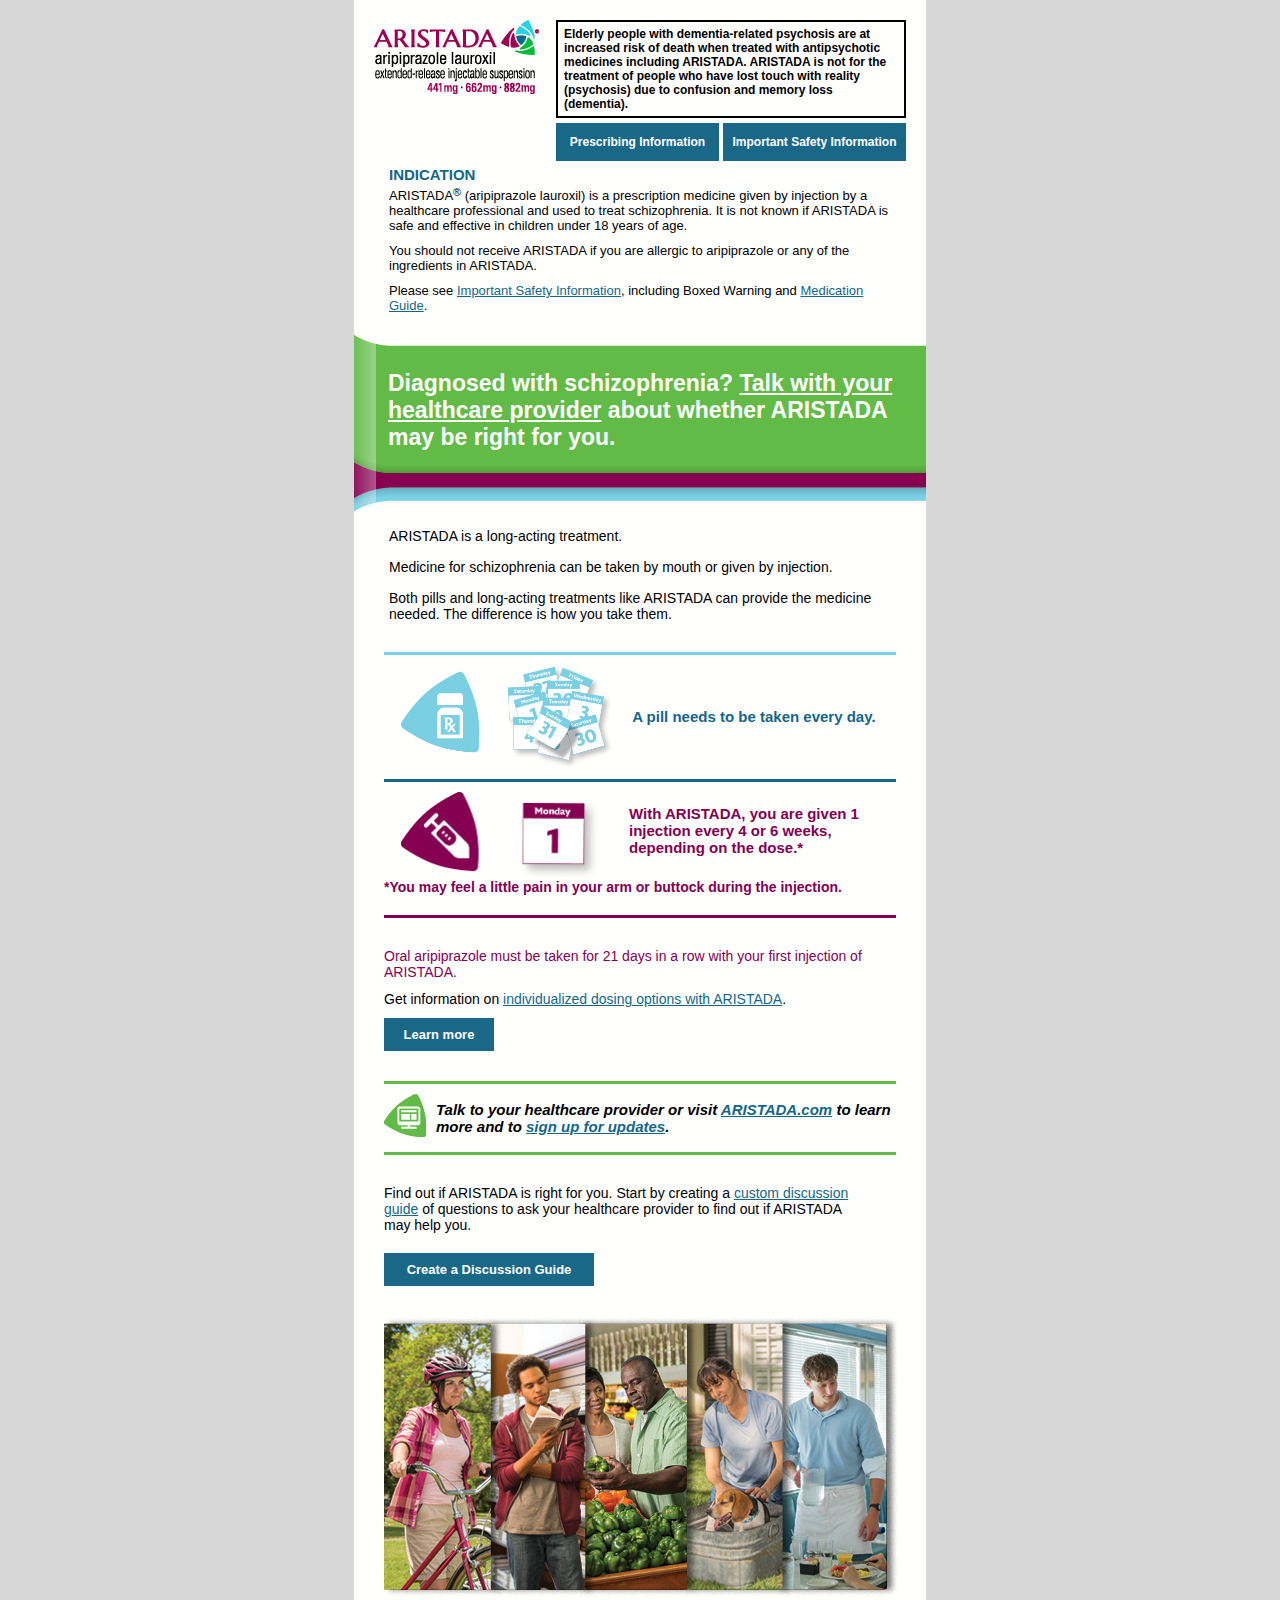
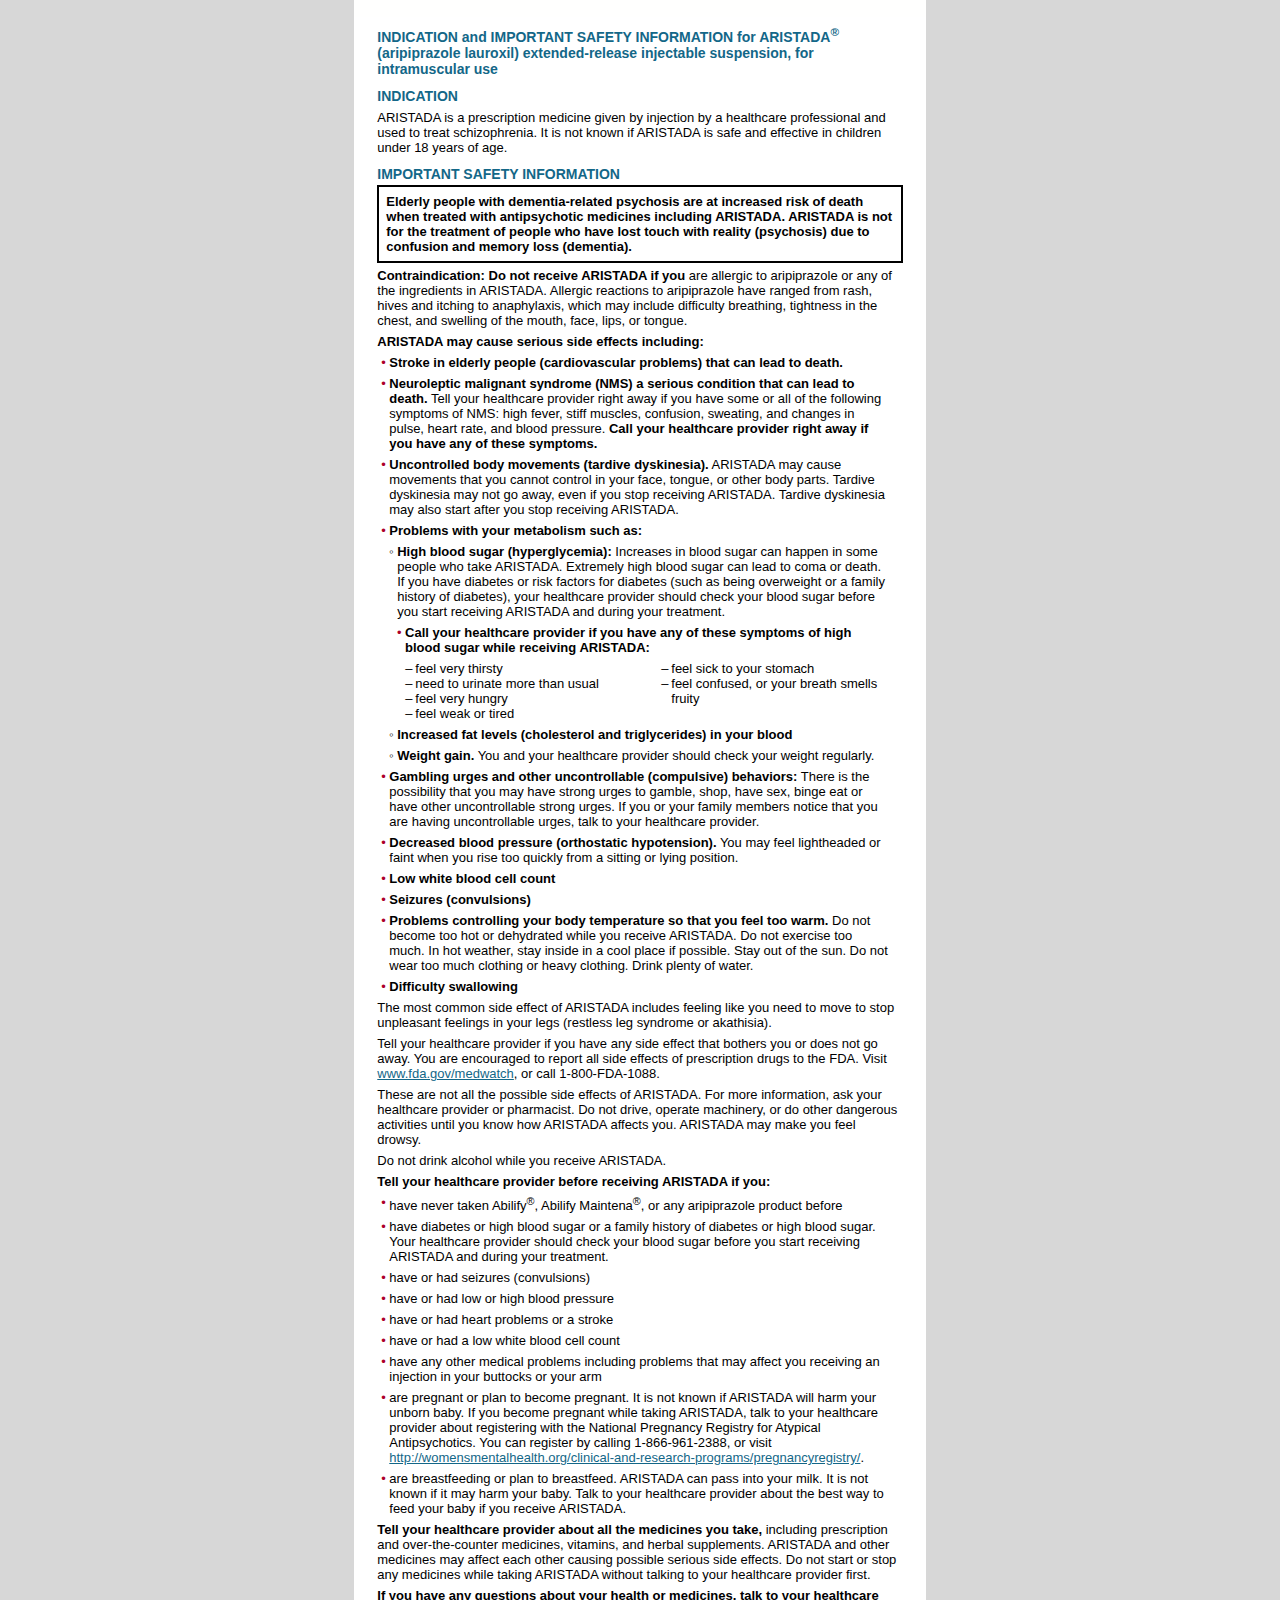
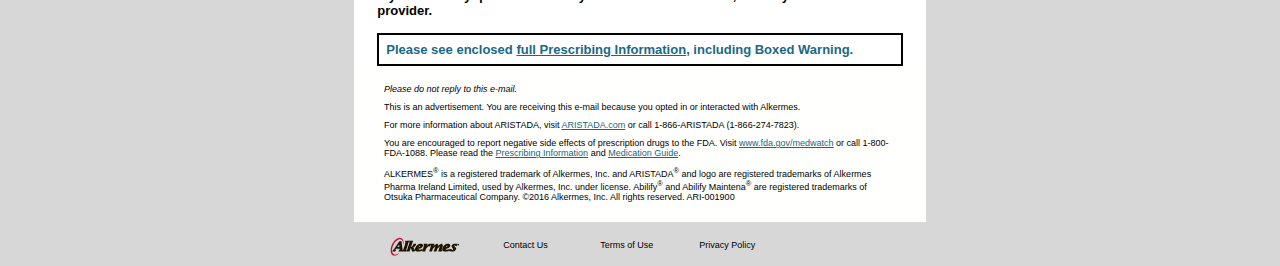
<file: email_template/example/version2.html>
<!DOCTYPE html PUBLIC "-//W3C//DTD XHTML 1.0 Transitional//EN" "http://www.w3.org/TR/xhtml1/DTD/xhtml1-transitional.dtd">
<!-- saved from url=(0068)http://info.alkermes.com/H/2/v20000015608ce9b2b96fe00f4bbcfb648/HTML -->
<html><head><meta http-equiv="Content-Type" content="text/html; charset=UTF-8">

<meta name="format-detection" content="telephone=no">
<meta name="format-detection" content="address=no">
<meta name="robots" content="noindex,nofollow">

<title>A schizophrenia medicine option</title>
<style type="text/css">
.mobileonly {
	display: none;
}
.ecxExternalClass * {
	line-height: 100%
}
a[href^=tel] {
	color: inherit;
	text-decoration: none;
}
.applelinksGrey a {
	color: #000001 !important;
	text-decoration: none;
}
.applelinksBlue a {
	color: #136788 !important;
	text-decoration: none;
}
.applelinksdarkBlue a {
	color: #003f5f !important;
	text-decoration: none;
}
.applelinksWhite a {
	color: #ffffff !important;
	text-decoration: none;
}
div, a, tr, table, body, span, img {
	-webkit-text-size-adjust: none;
	-ms-text-size-adjust: none;
	-moz-text-size-adjust: none;
	text-size-adjust: none;
	mso-line-height-rule: exactly !important;
}
html {
	-webkit-text-size-adjust: none;
	-ms-text-size-adjust: none;
	-moz-text-size-adjust: none;
	text-size-adjust: none;
	mso-line-height-rule: exactly !important;
}
* {
	-webkit-font-smoothing: antialiased !important;
}
.sup {
	-webkit-text-size-adjust: none;
}
.sup1 {
	-webkit-text-size-adjust: none;
}
a[x-apple-data-detectors] {
	color: inherit !important;
	text-decoration: none !important;
	font-size: inherit !important;
	font-family: inherit !important;
	font-weight: inherit !important;
	line-height: inherit !important;
}
/*
.ReadMsgBody{
width: 100%;
}
.ExternalClass {
width: 100%;
}
*/
@media screen and (max-width: 600px), screen and (max-device-width : 600px){
body {
-webkit-min-device-pixel-ratio: 2;
-webkit-text-size-adjust: none;
}
div[id=DESKTOP]{display:none !important;width:0px !important;overflow:hidden !important;}
div[id=MOBILE]{display:block !important;width:100% !important;height:auto !important;max-height:inherit !important;overflow:hidden !important;}}


.ISI td {
	font-family:Arial, Helvetica, sans-serif; 
	font-size:13px; 
	color:#000001;
	padding: 3px 0;
	text-align:left;
}
.ISI .header {
	color:#136788;
	font-size: 14px; 
	font-weight:bold; 
	text-transform:uppercase; 
	padding: 8px 0 3px 0;
}
.ISI .blackBox {
	border: 2px solid #000;
	padding: 7px;
	font-weight: bold;
}

.signOff td {
	font-family:Arial, Helvetica, sans-serif; 
	font-size:9px; 
	color:#000001; 
	padding:8px 0 0 0;
	text-align:left;
}

<!--[if gte mso 9]>
<style>
li {
    text-indent: -1em; /* Normalise space between bullets and text */
}
</style>
<![endif]-->

</style>

<!--[if !IEMobile]><!-->
<meta name="viewport" content="width=device-width, initial-scale=1, maximum-scale=1">
<!--<![endif]-->
<!--[if mso | ie]>
  <style>
    .sup {
      vertical-align: 1px !important;
      font-size: 100% !important;
    }
  </style>
  <![endif]-->
<!--[if ie]>
  <style>
    .sup {
      vertical-align: 6px !important;
      font-size: 80% !important;
    }
  </style>
  <![endif]--><meta name="viewport" content="width=device-width; initial-scale=1.0; maximum-scale=1.0; user-scalable=no;">
</head>
<body style="background-color: #d7d7d7; margin: 0 auto;">
<div id="DESKTOP">
<table bgcolor="#d7d7d7" border="0" cellpadding="0" cellspacing="0" width="100%" align="center">
  <tbody>
  	<tr>
    	<td align="center" valign="top"><!--Outer Table Starts -->
      	<table width="600" cellpadding="0" cellspacing="0" border="0">
        	<tbody>
        		<tr>
          		<td align="center" valign="top" bgcolor="#d7d7d7" style="padding:0px 14px;">
            		<table width="572" border="0" cellspacing="0" cellpadding="0" bgcolor="#fffffe">
              	<tbody>
                	<!-- BEGIN EMAIL HEADER -->
                  <tr>
                    <td align="left" valign="top" bgcolor="#fffffe" style="padding:20px 20px 0px 20px;">
                      <table width="532" border="0" cellspacing="0" cellpadding="0">
                        <tbody>
                          <tr>
                            <td width="165" align="left" valign="top" style="padding: 0 17px 0 0;">
                              <a href="https://www.aristada.com" target="_blank" style="color:#000001;">
                                <img src="images/aristada_logo_08-30-16.png" alt="ARISTADA (aripiprazole lauroxil)">
                              </a>
                            </td>
                            <td align="left" valign="top">
                              <table width="350" border="0" cellspacing="0" cellpadding="0">
                                <tbody>
                                  <tr>
                                    <td align="center" valign="top" style="border:solid 2px #000001; padding: 5px 6px 5px 6px;">
                                      <table width="100%" border="0" cellspacing="0" cellpadding="0">
                                        <tbody>
                                          <tr>
                                            <td align="left" valign="top" style="font-family:Arial, Helvetica, sans-serif; font-size:12px; color:#000; font-weight: bold;">Elderly people with dementia-related psychosis are at increased risk of death when treated with antipsychotic medicines including ARISTADA. ARISTADA is not for the treatment of people who have lost touch with reality (psychosis) due to confusion and memory loss (dementia).</td>
                                          </tr>
                                        </tbody>
                                      </table>
                                    </td>
                                  </tr>
                                </tbody>
                              </table>
                            </td>
                          </tr>
                        </tbody>
                      </table>
                    </td>
                  </tr>
                  <tr>
                    <td align="left" valign="top" bgcolor="#fffffe" style="padding:5px 20px 0px 20px;">
                      <table width="532" border="0" cellspacing="0" cellpadding="0">
                        <tbody>
                          <tr>
                            <td width="182" align="left" valign="top">&nbsp;</td>
                            <td align="right" valign="top">
                              <table width="350" border="0" cellpadding="0" cellspacing="0">
                                <tr>
                                <td>
																		<div><!--[if mso]>
                                      <v:rect xmlns:v="urn:schemas-microsoft-com:vml" xmlns:w="urn:schemas-microsoft-com:office:word" href="https://www.aristada.com/downloadables/ARISTADA-PI.pdf" style="height:38px;v-text-anchor:middle;width:163px;" stroke="f" fillcolor="#1a6887">
                                        <w:anchorlock/>
                                        <center>
                                      <![endif]-->
                                          <a href="https://www.aristada.com/downloadables/ARISTADA-PI.pdf" style="background-color:#1a6887;color:#ffffff;display:inline-block;font-family:sans-serif;font-size:12px;font-weight:bold;line-height:38px;text-align:center;text-decoration:none;width:163px;-webkit-text-size-adjust:none;">Prescribing Information</a>
                                      <!--[if mso]>
                                        </center>
                                      </v:rect>
                                    <![endif]--></div>
                                </td>
                                <td width="4">&nbsp;</td>
                                <td>
                                  <div><!--[if mso]>
                                    <v:rect xmlns:v="urn:schemas-microsoft-com:vml" xmlns:w="urn:schemas-microsoft-com:office:word" href=" https://www.aristada.com/downloadables/ARISTADA-Digital-Consumer-ISI.pdf" style="height:38px;v-text-anchor:middle;width:183px;" stroke="f" fillcolor="#1a6887">
                                      <w:anchorlock/>
                                      <center>
                                    <![endif]-->
                                        <a href=" https://www.aristada.com/downloadables/ARISTADA-Digital-Consumer-ISI.pdf" style="background-color:#1a6887;color:#ffffff;display:inline-block;font-family:sans-serif;font-size:12px;font-weight:bold;line-height:38px;text-align:center;text-decoration:none;width:183px;-webkit-text-size-adjust:none;">Important Safety Information</a>
                                    <!--[if mso]>
                                      </center>
                                    </v:rect>
                                  <![endif]--></div>                                
																</td>
                                </tr>
                              </table>
                            </td>
                          </tr>
                        </tbody>
                      </table>
                    </td>
                  </tr>
                  <tr>
                    <td align="left" valign="top" bgcolor="#fffffe" style="padding:5px 35px 0px 35px; font-family:Arial, Helvetica, sans-serif; font-size:15px; color:#136788; font-weight:bold; text-transform:uppercase;">INDICATION</td>
                  </tr>
                  <tr>
                    <td align="left" valign="top" style="font-family:Arial, Helvetica, sans-serif; font-size:13px; color:#000001; padding:5px 35px 0px 35px;" >ARISTADA<sup style="vertical-align: baseline; position: relative; top: -0.4em;">&reg;</sup> (aripiprazole lauroxil)  is a prescription medicine given by injection by a healthcare professional and used to treat schizophrenia. It is not known if ARISTADA is safe and effective in children under 18 years of age.</td>
				</tr>
                  <tr>
                    <td align="left" valign="top" style="font-family:Arial, Helvetica, sans-serif; font-size:13px; color:#000001; padding:10px 35px 0px 35px;" >You should not receive ARISTADA if you are allergic to aripiprazole or any of the ingredients in ARISTADA.</td>
                  </tr>
                  <tr>
                    <td align="left" valign="top" style="font-family:Arial, Helvetica, sans-serif; font-size:13px; color:#000001; padding:10px 35px 20px 35px;">Please see <a href="https://www.aristada.com/downloadables/ARISTADA-Digital-Consumer-ISI.pdf" target="_blank" style="color:#136788;" class="applelinksBlue">Important Safety Information</a>, including Boxed Warning and <a href="https://aristada.com/downloadables/ARISTADA-Medication-Guide.pdf" target="_blank" style="color:#136788;" class="applelinksBlue">Medication Guide</a>.</td>
                  </tr>
                  <!-- END EMAIL HEADER -->
                  <!-- BEGIN EMAIL BANNER -->
                  <tr>
                    <td align="left" valign="top" bgcolor="#fffffe">
                      <table width="572" border="0" cellspacing="0" cellpadding="0">
                        <tbody>
                          <tr>
                            <td align="left" colspan="2" height="20" cellspacing="0" cellpadding="0">
                              <img src="images/banner_top.png" alt="Banner top background" height="20" border="0">
                            </td>
                          </tr>
                          <tr>
                            <td width="22" bgcolor="#62bb46" height="101" cellspacing="0" cellpadding="0"><img src="images/banner_left.png" width="22" height="101"/></td>
                            <td bgcolor="#62bb46" align="left" valign="top" height="81" cellspacing="0" cellpadding="0" style="font-family:Arial, Helvetica, sans-serif; font-size:23px; color:#fffffe; font-weight:bold; padding: 17px 20px 0px 12px; height:81px;">Diagnosed with schizophrenia? <a href="https://www.aristada.com/ask-your-doctor" target="_blank" style="text-decoration:underline; color:#fff;">Talk with your healthcare provider</a> about whether ARISTADA may be right for you.</td>
                          </tr>
                          <tr>
                            <td colspan="2" cellspacing="0" cellpadding="0">
                              <img src="images/banner_bottom.png" alt="Banner bottom background" />
                            </td>
                          </tr>
                        </tbody>
                      </table>
                    </td>
                  </tr>
                  <!-- END EMAIL BANNER -->
                  <!-- BEGIN EMAIL BODY -->
                  <tr>
                    <td align="left" valign="top" bgcolor="#fffffe" style="font-family:Arial, Helvetica, sans-serif; font-size:14px; color:#00000; padding: 15px 35px 0 35px;">ARISTADA is a long-acting treatment.</td>
                  </tr>
                  <tr>
                    <td align="left" valign="top" bgcolor="#fffffe" style="font-family:Arial, Helvetica, sans-serif; font-size:14px; color:#00000; padding: 15px 35px 0 35px;">Medicine for schizophrenia can be taken by mouth or given by injection.</td>
                  </tr>
                  <tr>
                    <td align="left" valign="top" bgcolor="#fffffe" style="font-family:Arial, Helvetica, sans-serif; font-size:14px; color:#00000; padding: 15px 35px 30px 35px;">Both pills and long-acting treatments like ARISTADA can provide the medicine needed. The difference is how you take them.</td>
                  </tr>
                  <tr>
                    <td>
                      <table width="572" cellpadding="0" cellspacing="0">
                        <tbody>
                          <tr>
                            <td width="30" align="left">&nbsp;</td>
                            <td width="512" align="left" style="border-top: 3px solid #7ad0e4;">
                            	<table width="512" cellpadding="0" cellspacing="0">
                              	<tbody>
                                	<tr>
                                  	<td style="padding: 10px 0 10px 17px;"><img src="images/lightblue_rx_calendar_icon_09-09-16.png" width="212" alt="Pills" ></td>
                                   	<td style="font-family:Arial, Helvetica, sans-serif; font-size:15px; color:#136788; font-weight:bold;">A pill needs to be taken every day.</td>
                                  </tr>
                                </tbody>
                              </table>
                            </td>
                            <td width="30"></td>
                          </tr>
                          <tr>
                            <td width="30" align="left">&nbsp;</td>
                            <td width="512" align="left" style="border-top: 3px solid #136788; border-bottom: 3px solid #870051;">
                            	<table width="512" cellpadding="0" cellspacing="0">
                              	<tbody>
                                	<tr>
                                  	<td style="padding: 10px 16px 0px 17px;"><img src="images/burgundy_injection_calendar_icon_09-09-16.png" width="198" alt="ARISTADA Injection"/></td>
                                   	<td style="font-family:Arial, Helvetica, sans-serif; font-size:15px; color:#870051; font-weight:bold; padding-left: 14px">With ARISTADA, you are given 1 injection every 4 or 6 weeks, depending on the dose.*</td>
                                  </tr>
                                  <tr>
                                  	<td colspan="2" style="font-family:Arial, Helvetica, sans-serif; font-size:14px; color:#870051; font-weight:bold; padding-bottom: 20px;">*You may feel a little pain in your arm or buttock during the injection.</td>
                                  </tr>	
                                </tbody>
                              </table>
                            </td>
                            <td width="30"></td>
                          </tr>
                        </tbody>
                      </table>
                    </td>
                  </tr>
                  <tr>
                  	<td>
                  	<table width="572" cellpadding="0" cellspacing="0" style="padding-top:30px;">
                    	<tbody>
                      	<tr>
                        	<td width="30" align="left">&nbsp;</td>
                          <td width="512" style="font-family:Arial, Helvetica, sans-serif; font-size:14px; color:#870051; text-align:left;">Oral aripiprazole must be taken for 21 days in a row with your first injection of ARISTADA.</td>
                          <td width="30"></td>
                        </tr>
                      </tbody>
                    </table>
                    </td>
                  </tr>
                	<tr>
                  	<td>
                      <table width="572" cellpadding="0" cellspacing="0" style="padding-top:10px;">
                        <tbody>
                          <tr>
                            <td width="30" align="left">&nbsp;</td>
                            <td width="512" style="font-family:Arial, Helvetica, sans-serif; font-size:14px; color:#00000; text-align:left;">Get information on <a href="https://www.aristada.com/aristada-long-acting-treatment" target="_blank" style="color:#136788;" class="applelinksBlue">individualized dosing options with ARISTADA</a>.</td>
                            <td width="30"></td>
                          </tr>
                        </tbody>
                      </table>
                   	</td>
                  </tr>
                	<tr>
                  	<td>
                      <table width="572" cellpadding="0" cellspacing="0" style="padding-top:10px; padding-bottom: 30px">
                        <tbody>
                          <tr>
                            <td width="30" align="left">&nbsp;</td>
                            <td width="110">
                              <div><!--[if mso]>
                                <v:rect xmlns:v="urn:schemas-microsoft-com:vml" xmlns:w="urn:schemas-microsoft-com:office:word" href="https://www.aristada.com/how-can-aristada-help" style="height:33px;v-text-anchor:middle;width:110px;" stroke="f" fillcolor="#1a6887">
                                  <w:anchorlock/>
                                  <center>
                                <![endif]-->
                                    <a href="https://www.aristada.com/how-can-aristada-help" style="background-color:#1a6887;color:#ffffff;display:inline-block;font-family:sans-serif;font-size:13px;font-weight:bold;line-height:33px;text-align:center;text-decoration:none;width:110px;-webkit-text-size-adjust:none;">Learn more</a>
                                <!--[if mso]>
                                  </center>
                                </v:rect>
                              <![endif]--></div>                            
														</td>
                            <td width="432"></td>
                          </tr>
                        </tbody>
                      </table>
                   	</td>
                  </tr>
                  <tr>
                    <td>
                      <table width="572" cellpadding="0" cellspacing="0">
                        <tbody>
                          <tr>
                            <td width="30" align="left">&nbsp;</td>
                            <td width="512" align="left" style="border-top: 3px solid #62bb46; border-bottom: 3px solid #62bb46;">
                            	<table width="512" cellpadding="0" cellspacing="0">
                              	<tbody>
                                	<tr>
                                  	<td style="padding: 10px 10px 15px 0px;"><img src="images/green_computer_icon_08-30-16.png" alt=""/></td>
                                   	<td style="font-family:Arial, Helvetica, sans-serif; font-size:15px; color:#000; font-weight:bold;"><em>Talk to your healthcare provider or visit <a href="https://www.aristada.com/how-can-aristada-help" target="_blank" style="color:#136788;" class="applelinksBlue">ARISTADA.com</a> to learn more and to <a href="https://register.aristada.com/consumer?mo=ARISTADACOM" target="_blank" style="color:#136788;" class="applelinksBlue">sign up for updates</a>.</em></td>
                                  </tr>
                                </tbody>
                              </table>
                            </td>
                            <td width="30"></td>
                          </tr>
                        </tbody>
                      </table>
                    </td>
                  </tr>
                	<tr>
                  	<td>
                      <table width="572" cellpadding="0" cellspacing="0" style="padding-top:30px;">
                        <tbody>
                          <tr>
                            <td width="30" align="left">&nbsp;</td>
                            <td width="470" style="font-family:Arial, Helvetica, sans-serif; font-size:14px; color:#00000; text-align:left;">Find out if ARISTADA is right for you. Start by creating a <a href="https://www.aristada.com/aristada-discussion-guide" target="_blank" style="color:#136788;" class="applelinksBlue">custom discussion guide</a> of questions to ask your healthcare provider to find out if ARISTADA may help you.</td>
                            <td width="72"></td>
                          </tr>
                        </tbody>
                      </table>
                   	</td>
                  </tr>
                	<tr>
                  	<td>
                      <table width="572" cellpadding="0" cellspacing="0" style="padding-top:20px; padding-bottom: 30px">
                        <tbody>
                          <tr>
                            <td width="30" align="left">&nbsp;</td>
                            <td width="210">
                              <div><!--[if mso]>
                                <v:rect xmlns:v="urn:schemas-microsoft-com:vml" xmlns:w="urn:schemas-microsoft-com:office:word" href="https://www.aristada.com/aristada-discussion-guide" style="height:33px;v-text-anchor:middle;width:210px;" stroke="f" fillcolor="#1a6887">
                                  <w:anchorlock/>
                                  <center>
                                <![endif]-->
                                    <a href="https://www.aristada.com/aristada-discussion-guide" style="background-color:#1a6887;color:#ffffff;display:inline-block;font-family:sans-serif;font-size:13px;font-weight:bold;line-height:33px;text-align:center;text-decoration:none;width:210px;-webkit-text-size-adjust:none;">Create a Discussion Guide</a>
                                <!--[if mso]>
                                  </center>
                                </v:rect>
                              <![endif]--></div>
                            </td>
                            <td width="332"></td>
                          </tr>
                        </tbody>
                      </table>
                   	</td>
                  </tr>
                	<tr>
                  	<td>
                      <table width="572" cellpadding="0" cellspacing="0" style="padding-top:0px;">
                        <tbody>
                          <tr>
                            <td width="52" align="left">&nbsp;</td>
                            <td width="470" >
                            	<img src="images/group_image_08-30-16.png" alt="ARISTADA has dosing options that can be individualized to fit your treatment needs"/>
                            </td>
                            <td width="50"></td>
                          </tr>
                        </tbody>
                      </table>
                   	</td>
                  </tr>
                  <!-- END EMAIL BODY -->
                  <!-- BEGIN ISI SECTION -->
                  <tr>
                    <td>
                      <table class="ISI" width="572" cellpadding="0" cellspacing="0" style="padding-top:20px;">
                        <tbody>
                          <tr>
                            	<td width="30" bgcolor="#FFFFFF">&nbsp;</td>
                            	<td width="512" bgcolor="#FFFFFF" class="header" style="text-transform:none;">INDICATION and IMPORTANT SAFETY INFORMATION for ARISTADA<sup>&reg;</sup> (aripiprazole lauroxil) extended-release injectable suspension, for intramuscular use</td>
                            	<td width="30" bgcolor="#FFFFFF">&nbsp;</td>
                          </tr>
                          <tr>
                          		<td width="30" bgcolor="#FFFFFF">&nbsp;</td>
                          		<td width="512" bgcolor="#FFFFFF" class="header" style="text-transform:none;">INDICATION</td>
                           	<td width="30" bgcolor="#FFFFFF">&nbsp;</td> 	
                          </tr>
                          <tr>
                          		<td width="30" bgcolor="#FFFFFF">&nbsp;</td>			
                            	<td width="512" bgcolor="#FFFFFF" style="text-transform:none;">ARISTADA is a prescription medicine given by injection by a healthcare professional and used to treat schizophrenia. It is not known if ARISTADA is safe and effective in children under 18 years of age.</td>
                          		<td width="30" bgcolor="#FFFFFF">&nbsp;</td>
                          </tr>	
                          <tr>
                          		<td width="30" bgcolor="#FFFFFF">&nbsp;</td>
                            	<td width="512" bgcolor="#FFFFFF" class="header" style="text-transform:none;">IMPORTANT SAFETY INFORMATION</td>
                          		<td width="30" bgcolor="#FFFFFF">&nbsp;</td>	
                          </tr>
                          <tr>
                          		<td width="30" bgcolor="#FFFFFF">&nbsp;</td>
                            	<td class="blackBox" width="512" bgcolor="#FFFFFF" style="text-transform:none;" >Elderly people with dementia-related psychosis are at increased risk of death when treated with antipsychotic medicines including ARISTADA. ARISTADA is not for the treatment of people who have lost touch with reality (psychosis) due to confusion and memory loss (dementia).</td>
                          		<td width="30" bgcolor="#FFFFFF">&nbsp;</td>
                          </tr>
                          <tr>
                          		<td width="30" bgcolor="#FFFFFF">&nbsp;</td>
                            	<td width="512" bgcolor="#FFFFFF" style="text-transform:none; padding-top: 5px;"><strong>Contraindication: Do not receive ARISTADA if you</strong> are allergic to aripiprazole or any of the ingredients in ARISTADA. Allergic reactions to aripiprazole have ranged from rash, hives and itching to anaphylaxis, which may include difficulty breathing, tightness in the chest, and swelling of the mouth, face, lips, or tongue.</td>
                          		<td width="30" bgcolor="#FFFFFF">&nbsp;</td>
                          </tr>
                          <tr>
                          		<td width="30" bgcolor="#FFFFFF">&nbsp;</td>
                            	<td width="512" bgcolor="#FFFFFF" style="text-transform:none;" ><strong>ARISTADA may cause serious side effects including:</strong></td>
                          		<td width="30" bgcolor="#FFFFFF">&nbsp;</td>
                          </tr>
                          <tr>
                          		<td width="30" bgcolor="#FFFFFF">&nbsp;</td>
                            	<td width="512" bgcolor="#FFFFFF" style="text-transform:none;" >
                              <table width="512" border="0" cellspacing="0" cellpadding="0">
                              <tr>
                                  <td width="4" style="padding:0;">&nbsp;</td>
                                  <td width="8" bgcolor="#FFFFFF" style="color: #AD002A; vertical-align:top; text-align:left; padding:0;">&bull;</td>
                                 	<td width="500" bgcolor="#FFFFFF" style="color: #000; text-align:left; padding:0;"><strong>Stroke in elderly people (cardiovascular problems) that can lead to death.</strong></td>
                               </tr>
                              </table> 
                            </td>
                            <td width="30" bgcolor="#FFFFFF">&nbsp;</td>
                          </tr>
                          <tr>
                          		<td width="30" bgcolor="#FFFFFF">&nbsp;</td>
                            	<td width="512" bgcolor="#FFFFFF" style="text-transform:none;" >
                              <table width="512" border="0" cellspacing="0" cellpadding="0">
                              <tr>
                                  <td width="4" style="padding:0;">&nbsp;</td>
                                  <td width="8" bgcolor="#FFFFFF" style="color: #AD002A; vertical-align:top; text-align:left; padding:0;">&bull;</td>
                                 <td width="500" bgcolor="#FFFFFF" style="color: #000; text-align:left; padding:0;"><strong>Neuroleptic malignant syndrome (NMS) a serious condition that can lead to death.</strong> Tell your healthcare provider right away if you have some or all of the following symptoms of NMS: high fever, stiff muscles, confusion, sweating, and changes in pulse, heart rate, and blood pressure. <strong>Call your healthcare provider right away if you have any of these symptoms.</strong></td>
                               </tr>
                              </table> 
                            </td>
                            <td width="30" bgcolor="#FFFFFF">&nbsp;</td>
                          </tr>
                          <tr>
                          		<td width="30" bgcolor="#FFFFFF">&nbsp;</td>
                            	<td width="512" bgcolor="#FFFFFF" style="text-transform:none;" >
                              <table width="512" border="0" cellspacing="0" cellpadding="0">
                              <tr>
                                  <td width="4" style="padding:0;">&nbsp;</td>
                                  <td width="8" bgcolor="#FFFFFF" style="color: #AD002A; vertical-align:top; text-align:left; padding:0;">&bull;</td>
                                 <td width="500" bgcolor="#FFFFFF" style="color: #000; text-align:left; padding:0;"><strong>Uncontrolled body movements (tardive dyskinesia).</strong> ARISTADA may cause movements that you cannot control in your face, tongue, or other body parts. Tardive dyskinesia may not go away, even if you stop receiving ARISTADA. Tardive dyskinesia may also start after you stop receiving ARISTADA.</td>
                               </tr>
                              </table> 
                            </td>
                            <td width="30" bgcolor="#FFFFFF">&nbsp;</td>
                          </tr>
                          <tr>
                          		<td width="30" bgcolor="#FFFFFF">&nbsp;</td>
                            	<td width="512" bgcolor="#FFFFFF" style="text-transform:none;" >
                              <table width="512" border="0" cellspacing="0" cellpadding="0">
                              <tr>
                                  <td width="4" style="padding:0;">&nbsp;</td>
                                  <td width="8" bgcolor="#FFFFFF" style="color: #AD002A; vertical-align:top; padding:0; text-align:left;">&bull;</td>
                                 <td width="500" bgcolor="#FFFFFF" style="color: #000; text-align:left; padding:0;"><strong>Problems with your metabolism such as:</strong></td>
                               </tr>
                              </table> 
                            </td>
                            <td width="30" bgcolor="#FFFFFF">&nbsp;</td>
                          </tr>
                          <tr>
                          		<td width="30" bgcolor="#FFFFFF">&nbsp;</td>
                            	<td width="512" bgcolor="#FFFFFF" style="text-transform:none;" >
                              <table width="512" border="0" cellspacing="0" cellpadding="0">
                              <tr>
                                  <td width="12" style="padding:0;">&nbsp;</td>
                                  <td width="8" bgcolor="#FFFFFF" style="color: #000; vertical-align:text-top; text-align:left; padding:0;">&#9702;</td>
                                 <td width="494" bgcolor="#FFFFFF" style="color: #000; text-align:left; padding:0;"><strong>High blood sugar (hyperglycemia):</strong> Increases in blood sugar can happen in some people who take ARISTADA. Extremely high blood sugar can lead to coma or death. If you have diabetes or risk factors for diabetes (such as being overweight or a family history of diabetes), your healthcare provider should check your blood sugar before you start receiving ARISTADA and during your treatment.</td>
                               </tr>
                              </table> 
                            </td>
                            <td width="30" bgcolor="#FFFFFF">&nbsp;</td>
                          </tr>
                          <tr>
                          		<td width="30" bgcolor="#FFFFFF">&nbsp;</td>
                            	<td width="512" bgcolor="#FFFFFF" style="text-transform:none;" >
                              <table width="512" border="0" cellspacing="0" cellpadding="0">
                              <tr>
                                  <td width="20" style="padding:0;">&nbsp;</td>
                                  <td width="8" bgcolor="#FFFFFF" style="color: #AD002A; vertical-align:top; text-align:left; padding:0;">&bull;</td>
                                 <td width="489" bgcolor="#FFFFFF" style="color: #000; text-align:left; padding:0;" ><strong>Call your healthcare provider if you have any of these symptoms of high blood sugar while receiving ARISTADA:</strong></td>
                               </tr>
                              </table> 
                            </td>
                            <td width="30" bgcolor="#FFFFFF">&nbsp;</td>
                          </tr>
                          <tr>
                          		<td width="30" bgcolor="#FFFFFF">&nbsp;</td>
                            	<td width="512" bgcolor="#FFFFFF" style="text-transform:none;" >
                              <table width="512" border="0" cellspacing="0" cellpadding="0">
                              	<tr>
                                  <td width="28" style="padding:0;">&nbsp;</td>
                                  <td width="10" bgcolor="#FFFFFF" style="color: #000; vertical-align:top; text-align:left; padding:0;">&ndash;</td>
                                  <td width="218" bgcolor="#FFFFFF" style="color: #000; text-align:left; padding:0;">feel very thirsty</td>
                                  <td width="28" style="padding:0;">&nbsp;</td>
                                  <td width="10" bgcolor="#FFFFFF" style="color: #000; vertical-align:top; text-align:left; padding:0;">&ndash;</td>
                                  <td width="218" bgcolor="#FFFFFF" style="color: #000; text-align:left; padding:0;">feel sick to your stomach</td>
                               </tr>
                              	<tr>
                                  <td width="28" style="padding:0;">&nbsp;</td>
                                  <td width="10" bgcolor="#FFFFFF" style="color: #000; vertical-align:top; text-align:left; padding:0;">&ndash;</td>
                                  <td width="218" bgcolor="#FFFFFF" style="color: #000; text-align:left; vertical-align:top; padding:0;">need to urinate more than usual</td>
                                  <td width="28" rowspan="3" style="padding:0;">&nbsp;</td>
                                  <td width="10" bgcolor="#FFFFFF" style="color: #000; vertical-align:top; text-align:left; padding:0;" rowspan="3">&ndash;</td>
                                  <td width="218" bgcolor="#FFFFFF" style="color: #000; text-align:left; vertical-align:top; padding:0;" rowspan="3">feel confused, or your breath smells fruity</td>
                               </tr>
                              	<tr>
                                  <td width="28" style="padding:0;">&nbsp;</td>
                                  <td width="10" bgcolor="#FFFFFF" style="color: #000; vertical-align:top; text-align:left; padding:0;">&ndash;</td>
                                  <td width="218" bgcolor="#FFFFFF" style="color: #000; text-align:left; vertical-align:top; padding:0;">feel very hungry</td>
                               </tr>
                              	<tr>
                                  <td width="28" style="padding:0;">&nbsp;</td>
                                  <td width="10" bgcolor="#FFFFFF" style="color: #000; vertical-align:top; text-align:left; padding:0;">&ndash;</td>
                                  <td width="218" bgcolor="#FFFFFF" style="color: #000; text-align:left; vertical-align:top; padding:0;">feel weak or tired</td>
                               </tr>
                              </table> 
                            </td>
                            <td width="30" bgcolor="#FFFFFF">&nbsp;</td>
                          </tr>
                          <tr>
                          		<td width="30" bgcolor="#FFFFFF">&nbsp;</td>
                            	<td width="512" bgcolor="#FFFFFF" style="text-transform:none;" >
                              <table width="512" border="0" cellspacing="0" cellpadding="0">
                              <tr>
                                  <td width="12" style="padding:0;">&nbsp;</td>
                                  <td width="8" bgcolor="#FFFFFF" style="color: #000; vertical-align:text-top; text-align:left; padding:0;">&#9702;</td>
                                 <td width="494" bgcolor="#FFFFFF" style="color: #000; text-align:left; padding:0;"><strong>Increased fat levels (cholesterol and triglycerides) in your blood</strong></td>
                               </tr>
                              </table> 
                            </td>
                            <td width="30" bgcolor="#FFFFFF">&nbsp;</td>
                          </tr>
                          <tr>
                          		<td width="30" bgcolor="#FFFFFF">&nbsp;</td>
                            	<td width="512" bgcolor="#FFFFFF" style="text-transform:none;" >
                              <table width="512" border="0" cellspacing="0" cellpadding="0">
                              <tr>
                                  <td width="12" style="padding:0;">&nbsp;</td>
                                  <td width="8" bgcolor="#FFFFFF" style="color: #000; vertical-align:text-top; text-align:left; padding:0;">&#9702;</td>
                                 <td width="494" bgcolor="#FFFFFF" style="color: #000; text-align:left; padding:0;"><strong>Weight gain.</strong> You and your healthcare provider should check your weight regularly.</td>
                               </tr>
                              </table> 
                            </td>
                            <td width="30" bgcolor="#FFFFFF">&nbsp;</td>
                          </tr>
                          <tr>
                          		<td width="30" bgcolor="#FFFFFF">&nbsp;</td>
                            	<td width="512" bgcolor="#FFFFFF" style="text-transform:none;" >
                              <table width="512" border="0" cellspacing="0" cellpadding="0">
                              <tr>
                                  <td width="4" style="padding:0;">&nbsp;</td>
                                  <td width="8" bgcolor="#FFFFFF" style="color: #AD002A; vertical-align:top; text-align:left; padding:0;">&bull;</td>
                                 	<td width="500" bgcolor="#FFFFFF" style="color: #000; text-align:left; padding:0;"><strong>Gambling urges and other uncontrollable (compulsive) behaviors:</strong> There is the possibility that you may have strong urges to gamble, shop, have sex, binge eat or have other uncontrollable strong urges. If you or your family members notice that you are having uncontrollable urges, talk to your healthcare provider.</td>
                               </tr>
                              </table> 
                            </td>
                            <td width="30" bgcolor="#FFFFFF">&nbsp;</td>
                          </tr>
                          <tr>
                          		<td width="30" bgcolor="#FFFFFF">&nbsp;</td>
                            	<td width="512" bgcolor="#FFFFFF" style="text-transform:none;" >
                              <table width="512" border="0" cellspacing="0" cellpadding="0">
                              <tr>
                                  <td width="4" style="padding:0;">&nbsp;</td>
                                  <td width="8" bgcolor="#FFFFFF" style="color: #AD002A; vertical-align:top; text-align:left; padding:0;">&bull;</td>
                                 	<td width="500" bgcolor="#FFFFFF" style="color: #000; text-align:left; padding:0;"><strong>Decreased blood pressure (orthostatic hypotension).</strong> You may feel lightheaded or faint when you rise too quickly from a sitting or lying position.</td>
                               </tr>
                              </table> 
                            </td>
                            <td width="30" bgcolor="#FFFFFF">&nbsp;</td>
                          </tr>
                          <tr>
                          		<td width="30" bgcolor="#FFFFFF">&nbsp;</td>
                            	<td width="512" bgcolor="#FFFFFF" style="text-transform:none;" >
                              <table width="512" border="0" cellspacing="0" cellpadding="0">
                              <tr>
                                  <td width="4" style="padding:0;">&nbsp;</td>
                                  <td width="8" bgcolor="#FFFFFF" style="color: #AD002A; vertical-align:top; text-align:left; padding:0;">&bull;</td>
                                 	<td width="500" bgcolor="#FFFFFF" style="color: #000; text-align:left; padding:0;"><strong>Low white blood cell count</strong></td>
                               </tr>
                              </table> 
                            </td>
                            <td width="30" bgcolor="#FFFFFF">&nbsp;</td>
                          </tr>
                          <tr>
                          		<td width="30" bgcolor="#FFFFFF">&nbsp;</td>
                            	<td width="512" bgcolor="#FFFFFF" style="text-transform:none;" >
                              <table width="512" border="0" cellspacing="0" cellpadding="0">
                              <tr>
                                  <td width="4" style="padding:0;">&nbsp;</td>
                                  <td width="8" bgcolor="#FFFFFF" style="color: #AD002A; vertical-align:top; text-align:left; padding:0;">&bull;</td>
                                 	<td width="500" bgcolor="#FFFFFF" style="color: #000; text-align:left; padding:0;"><strong>Seizures (convulsions)</strong></td>
                               </tr>
                              </table> 
                            </td>
                            <td width="30" bgcolor="#FFFFFF">&nbsp;</td>
                          </tr>
                          <tr>
                          		<td width="30" bgcolor="#FFFFFF">&nbsp;</td>
                            	<td width="512" bgcolor="#FFFFFF" style="text-transform:none;" >
                              <table width="512" border="0" cellspacing="0" cellpadding="0">
                              <tr>
                                  <td width="4" style="padding:0;">&nbsp;</td>
                                  <td width="8" bgcolor="#FFFFFF" style="color: #AD002A; vertical-align:top; text-align:left; padding:0;">&bull;</td>
                                 	<td width="500" bgcolor="#FFFFFF" style="color: #000; text-align:left; padding:0;"><strong>Problems controlling your body temperature so that you feel too warm.</strong> Do not become too hot or dehydrated while you receive ARISTADA. Do not exercise too much. In hot weather, stay inside in a cool place if possible. Stay out of the sun. Do not wear too much clothing or heavy clothing. Drink plenty of water.</td>
                               </tr>
                              </table> 
                            </td>
                            <td width="30" bgcolor="#FFFFFF">&nbsp;</td>
                          </tr>
                          <tr>
                          		<td width="30" bgcolor="#FFFFFF">&nbsp;</td>
                            	<td width="512" bgcolor="#FFFFFF" style="text-transform:none;" >
                              <table width="512" border="0" cellspacing="0" cellpadding="0">
                              <tr>
                                  <td width="4" style="padding:0;">&nbsp;</td>
                                  <td width="8" bgcolor="#FFFFFF" style="color: #AD002A; vertical-align:top; text-align:left; padding:0;">&bull;</td>
                                 	<td width="500" bgcolor="#FFFFFF" style="color: #000; text-align:left; padding:0;"><strong>Difficulty swallowing</strong></td>
                               </tr>
                              </table> 
                            </td>
                            <td width="30" bgcolor="#FFFFFF">&nbsp;</td>
                          </tr>
                          <tr>
                          		<td width="30" bgcolor="#FFFFFF">&nbsp;</td>
                            	<td width="512" bgcolor="#FFFFFF" style="text-transform:none;" >The most common side effect of ARISTADA includes feeling like you need to move to stop unpleasant feelings in your legs (restless leg syndrome or akathisia).</td>
                          		<td width="30" bgcolor="#FFFFFF">&nbsp;</td>
                          </tr>
                          <tr>
                          		<td width="30" bgcolor="#FFFFFF">&nbsp;</td>
                           	<td width="512" bgcolor="#FFFFFF" style="text-transform:none;" >Tell your healthcare provider if you have any side effect that bothers you or does not go away. You are encouraged to report all side effects of prescription drugs to the FDA. Visit <a href="http://www.fda.gov/medwatch" target="_blank" style="color:#136788;" class="applelinksBlue">www.fda.gov/medwatch</a>, or call 1-800-FDA-1088. </td>
                          		<td width="30" bgcolor="#FFFFFF">&nbsp;</td>
                          </tr>
                          <tr>
                          		<td width="30" bgcolor="#FFFFFF">&nbsp;</td>
                            	<td width="512" bgcolor="#FFFFFF" style="text-transform:none;" >These are not all the possible side effects of ARISTADA. For more information, ask your healthcare provider or pharmacist. Do not drive, operate machinery, or do other dangerous activities until you know how ARISTADA affects you. ARISTADA may make you feel drowsy.</td>
                          		<td width="30" bgcolor="#FFFFFF">&nbsp;</td>
                          </tr>
                          <tr>
                          		<td width="30" bgcolor="#FFFFFF">&nbsp;</td>
                            	<td width="512" bgcolor="#FFFFFF" style="text-transform:none;" >Do not drink alcohol while you receive ARISTADA.</td>
                          		<td width="30" bgcolor="#FFFFFF">&nbsp;</td>
                          </tr>
                          <tr>
                          		<td width="30" bgcolor="#FFFFFF">&nbsp;</td>
                            	<td width="512" bgcolor="#FFFFFF" style="text-transform:none;" ><strong>Tell your healthcare provider before receiving ARISTADA if you:</strong></td>
                          		<td width="30" bgcolor="#FFFFFF">&nbsp;</td>
                          </tr>
                          <tr>
                          		<td width="30" bgcolor="#FFFFFF">&nbsp;</td>
                            	<td width="512" bgcolor="#FFFFFF" style="text-transform:none;" >
                              <table width="512" border="0" cellspacing="0" cellpadding="0">
                              <tr>
                                  <td width="4" style="padding:0;">&nbsp;</td>
                                  <td width="8" bgcolor="#FFFFFF" style="color: #AD002A; vertical-align:text-top; text-align:left; padding:0;">&bull;</td>
                                 	<td width="500" bgcolor="#FFFFFF" style="color: #000; text-align:left; padding:0;">have never taken Abilify<sup>&reg;</sup>, Abilify Maintena<sup>&reg;</sup>, or any aripiprazole product before</td>
                               </tr>
                              </table> 
                            </td>
                            <td width="30" bgcolor="#FFFFFF">&nbsp;</td>
                          </tr>
                          <tr>
                          		<td width="30" bgcolor="#FFFFFF">&nbsp;</td>
                            	<td width="512" bgcolor="#FFFFFF" style="text-transform:none;" >
                              <table width="512" border="0" cellspacing="0" cellpadding="0">
                              <tr>
                                  <td width="4" style="padding:0;">&nbsp;</td>
                                  <td width="8" bgcolor="#FFFFFF" style="color: #AD002A; vertical-align:text-top; text-align:left; padding:0;">&bull;</td>
                                 	<td width="500" bgcolor="#FFFFFF" style="color: #000; text-align:left; padding:0;">have diabetes or high blood sugar or a family history of diabetes or high blood sugar. Your healthcare provider should check your blood sugar before you start receiving ARISTADA and during your treatment.</td>
                               </tr>
                              </table> 
                            </td>
                            <td width="30" bgcolor="#FFFFFF">&nbsp;</td>
                          </tr>
                          <tr>
                          		<td width="30" bgcolor="#FFFFFF">&nbsp;</td>
                            	<td width="512" bgcolor="#FFFFFF" style="text-transform:none;" >
                              <table width="512" border="0" cellspacing="0" cellpadding="0">
                              <tr>
                                  <td width="4" style="padding:0;">&nbsp;</td>
                                  <td width="8" bgcolor="#FFFFFF" style="color: #AD002A; vertical-align:text-top; text-align:left; padding:0;">&bull;</td>
                                 	<td width="500" bgcolor="#FFFFFF" style="color: #000; text-align:left; padding:0;">have or had seizures (convulsions)</td>
                               </tr>
                              </table> 
                            </td>
                            <td width="30" bgcolor="#FFFFFF">&nbsp;</td>
                          </tr>
                          <tr>
                          		<td width="30" bgcolor="#FFFFFF">&nbsp;</td>
                            	<td width="512" bgcolor="#FFFFFF" style="text-transform:none;" >
                              <table width="512" border="0" cellspacing="0" cellpadding="0">
                              <tr>
                                  <td width="4" style="padding:0;">&nbsp;</td>
                                  <td width="8" bgcolor="#FFFFFF" style="color: #AD002A; vertical-align:text-top; text-align:left; padding:0;">&bull;</td>
                                 	<td width="500" bgcolor="#FFFFFF" style="color: #000; text-align:left; padding:0;">have or had low or high blood pressure</td>
                               </tr>
                              </table> 
                            </td>
                            <td width="30" bgcolor="#FFFFFF">&nbsp;</td>
                          </tr>
                          <tr>
                          		<td width="30" bgcolor="#FFFFFF">&nbsp;</td>
                            	<td width="512" bgcolor="#FFFFFF" style="text-transform:none;" >
                              <table width="512" border="0" cellspacing="0" cellpadding="0">
                              <tr>
                                  <td width="4" style="padding:0;">&nbsp;</td>
                                  <td width="8" bgcolor="#FFFFFF" style="color: #AD002A; vertical-align:text-top; text-align:left; padding:0;">&bull;</td>
                                 	<td width="500" bgcolor="#FFFFFF" style="color: #000; text-align:left; padding:0;">have or had heart problems or a stroke</td>
                               </tr>
                              </table> 
                            </td>
                            <td width="30" bgcolor="#FFFFFF">&nbsp;</td>
                          </tr>
                          <tr>
                          		<td width="30" bgcolor="#FFFFFF">&nbsp;</td>
                            	<td width="512" bgcolor="#FFFFFF" style="text-transform:none;" >
                              <table width="512" border="0" cellspacing="0" cellpadding="0">
                              <tr>
                                  <td width="4" style="padding:0;">&nbsp;</td>
                                  <td width="8" bgcolor="#FFFFFF" style="color: #AD002A; vertical-align:text-top; text-align:left; padding:0;">&bull;</td>
                                 	<td width="500" bgcolor="#FFFFFF" style="color: #000; text-align:left; padding:0;">have or had a low white blood cell count</td>
                               </tr>
                              </table> 
                            </td>
                            <td width="30" bgcolor="#FFFFFF">&nbsp;</td>
                          </tr>
                          <tr>
                          		<td width="30" bgcolor="#FFFFFF">&nbsp;</td>
                            	<td width="512" bgcolor="#FFFFFF" style="text-transform:none;" >
                              <table width="512" border="0" cellspacing="0" cellpadding="0">
                              <tr>
                                  <td width="4" style="padding:0;">&nbsp;</td>
                                  <td width="8" bgcolor="#FFFFFF" style="color: #AD002A; vertical-align:text-top; text-align:left; padding:0;">&bull;</td>
                                 	<td width="500" bgcolor="#FFFFFF" style="color: #000; text-align:left; padding:0;">have any other medical problems including problems that may affect you receiving an injection in your buttocks or your arm</td>
                               </tr>
                              </table> 
                            </td>
                            <td width="30" bgcolor="#FFFFFF">&nbsp;</td>
                          </tr>
                          <tr>
                          		<td width="30" bgcolor="#FFFFFF" >&nbsp;</td>
                            	<td width="512" bgcolor="#FFFFFF" style="text-transform:none;" >
                              <table width="512" border="0" cellspacing="0" cellpadding="0">
                              <tr>
                                  <td width="4" style="padding:0;">&nbsp;</td>
                                  <td width="8" bgcolor="#FFFFFF" style="color: #AD002A; vertical-align:text-top; text-align:left; padding:0;">&bull;</td>
                                 	<td width="500" bgcolor="#FFFFFF" style="color: #000; text-align:left; padding:0;">are pregnant or plan to become pregnant. It is not known if ARISTADA will harm your unborn baby. If you become pregnant while taking ARISTADA, talk to your healthcare provider about registering with the National Pregnancy Registry for Atypical Antipsychotics. You can register by calling 1-866-961-2388, or visit <a href="http://womensmentalhealth.org/clinical-and-research-programs/pregnancyregistry/" target="_blank" style="color:#136788;" class="applelinksBlue">http://womensmentalhealth.org/clinical-and-research-programs/pregnancyregistry/</a>.</td>
                               </tr>
                              </table> 
                            </td>
                            <td width="30" bgcolor="#FFFFFF">&nbsp;</td>
                          </tr>
                          <tr>
                          		<td width="30" bgcolor="#FFFFFF">&nbsp;</td>
                            	<td width="512" bgcolor="#FFFFFF" style="text-transform:none;" >
                              <table width="512" border="0" cellspacing="0" cellpadding="0">
                              <tr>
                                  <td width="4" style="padding:0;">&nbsp;</td>
                                  <td width="8" bgcolor="#FFFFFF" style="color: #AD002A; vertical-align:text-top; text-align:left; padding:0;">&bull;</td>
                                 	<td width="500" bgcolor="#FFFFFF" style="color: #000; text-align:left; padding:0;">are breastfeeding or plan to breastfeed. ARISTADA can pass into your milk. It is not known if it may harm your baby. Talk to your healthcare provider about the best way to feed your baby if you receive ARISTADA.</td>
                               </tr>
                              </table> 
                            </td>
                            <td width="30" bgcolor="#FFFFFF">&nbsp;</td>
                          </tr>
                          <tr>
                          		<td width="30" bgcolor="#FFFFFF">&nbsp;</td>
                            	<td width="512" bgcolor="#FFFFFF" style="text-transform:none;" ><strong>Tell your healthcare provider about all the medicines you take,</strong> including prescription and over-the-counter medicines, vitamins, and herbal supplements. ARISTADA and other medicines may affect each other causing possible serious side effects. Do not start or stop any medicines while taking ARISTADA without talking to your healthcare provider first.</td>
                          		<td width="30" bgcolor="#FFFFFF">&nbsp;</td>
                          </tr>
                          <tr>
                          		<td width="30" bgcolor="#FFFFFF">&nbsp;</td>
                            	<td width="512" bgcolor="#FFFFFF" style="text-transform:none; padding-bottom: 15px;"><strong>If you have any questions about your health or medicines, talk to your healthcare provider.</strong></td>
                          		<td width="30" bgcolor="#FFFFFF">&nbsp;</td>
                          </tr>
                          <tr>
                          		<td width="30" bgcolor="#FFFFFF">&nbsp;</td>
                            	<td class="blackBox" width="512" bgcolor="#FFFFFF" style="text-transform:none; color:#1a6887;">Please see enclosed <a href="https://www.aristada.com/downloadables/ARISTADA-PI.pdf" target="_blank" style="color:#1a6887;">full Prescribing Information</a>, including Boxed Warning.</td>
                          		<td width="30" bgcolor="#FFFFFF">&nbsp;</td>
                          </tr>	
                        </tbody>
                      </table>
                    </td>
                  </tr>
              		<!-- END ISI SECTION -->
                  <!-- BEGIN SIGN-OFF SECTION -->
                  <tr>
                  	<td>
                    	<table class="signOff" width="572" cellpadding="0" cellspacing="0" style="padding-top:10px;">
                      	<tbody>
                        	<tr>
                          	<td width="30" rowspan="5">&nbsp;</td>
                          	<td width="512"><em>Please do not reply to this e-mail.</em></td>
                          	<td width="30" rowspan="5">&nbsp;</td>
                          </tr>
                          <tr>
                          	<td>This is an advertisement. You are receiving this e-mail because you opted in or interacted with Alkermes.</td>
                          </tr>
                          <tr>
                          	<td>For more information about ARISTADA, visit <a href="https://www.aristada.com" target="_blank" style="color:#136788;" class="applelinksBlue">ARISTADA.com</a> or call 1-866-ARISTADA (1-866-274-7823).</td>
                          </tr>
                          <tr>
                          	<td>You are encouraged to report negative side effects of prescription drugs to the FDA. Visit <a href="http://www.fda.gov/medwatch" target="_blank" style="color:#136788;" class="applelinksBlue">www.fda.gov/medwatch</a> or call 1-800-FDA-1088. Please read the <a href="https://www.aristada.com/downloadables/ARISTADA-PI.pdf" target="_blank" style="color:#136788;" class="applelinksBlue">Prescribing Information</a> and <a href="https://www.aristada.com/downloadables/ARISTADA-Medication-Guide.pdf" target="_blank" style="color:#136788;" class="applelinksBlue">Medication Guide</a>.</td>
                          </tr>
                          <tr>
                          	<td style="padding-bottom: 20px;">ALKERMES<sup>&reg;</sup> is a registered trademark of Alkermes, Inc. and ARISTADA<sup>&reg;</sup> and logo are registered trademarks of Alkermes Pharma Ireland Limited, used by Alkermes, Inc. under license. Abilify<sup>&reg;</sup> and Abilify Maintena<sup>&reg;</sup> are registered trademarks of Otsuka Pharmaceutical Company. &copy;2016 Alkermes, Inc. All rights reserved. ARI-001900</td>
                          </tr>
                        </tbody>
                      </table>
                    </td>
                  </tr>
                  <!-- END SIGN-OFF SECTION -->
                  <!-- BEGIN FOOTER -->
                  <tr>
                    <td align="left" bgcolor="#d7d7d7" valign="middle" style="padding:15px 0 10px 0; font-family:Arial, Helvetica, sans-serif; font-size:9px; color:#000001;">
                      <table width="500" cellpadding="0" cellspacing="0" border="0">
                        <tbody>
                          <tr>
                            <td width="100" align="left" valign="middle" style="padding:0 0 0 36px;"><a href="http://www.alkermes.com" target="_blank" style="color:#000001;"><img src="images/alkermes_logo_08-30-16.png"  alt="ALKERMES(R) LOGO" style="display:block;" border="0"></a></td>
                            <td width="90" align="left" valign="top" style="padding:3px 0 0px 20px;font-family:Arial, Helvetica, sans-serif; font-size:9px; color:#000001;"><a href="http://www.alkermes.com/contact-us" target="_blank" style="color:#000001; text-decoration:none;" class="applelinksGrey">Contact Us</a></td>
                            <td width="120" align="left" valign="top" style="padding:3px 0 0px 20px;font-family:Arial, Helvetica, sans-serif; font-size:9px; color:#000001;"><a href="http://www.alkermes.com/terms-of-use" target="_blank" style="color:#000001; text-decoration:none;" class="applelinksGrey">Terms of Use</a></td>
                            <td width="100" align="left" valign="top" style="padding:3px 0 0px 0px;font-family:Arial, Helvetica, sans-serif; font-size:9px; color:#000001;"><a href="http://www.alkermes.com/privacy-policy" target="_blank" style="color:#000001; text-decoration:none;" class="applelinksGrey">Privacy Policy</a></td>
                          	<td width="90"></td>
                          </tr>
                        </tbody>
                      </table>
                    </td>
                  </tr>
                  <!-- END FOOTER -->
                </tbody>
              </table>
            </td>
          </tr>
        </tbody>
      </table>
    <!-- Outer Table Ends -->
    </td>
	</tr>
</tbody>
</table>
</div>
<!--[if !gte mso 9]><!--><!--[if !mso]><!-->
<div id="MOBILE" style="display:none; width:0px; max-height:0px; overflow:hidden;">
<table border="0" cellpadding="0" cellspacing="0" width="100%" align="center" bgcolor="#FFFFFF" >
  <tbody>
  	<tr>
    	<td valign="top" align="center" width="320"><!-- Outer Table Starts Here -->
      	<table width="320" border="0" cellpadding="0" cellspacing="0">
        	<tbody>
        		<tr>
          		<td align="left" valign="top" style="padding:0 0 0 0; font-family:Arial, Helvetica, sans-serif; color:#000001; font-size:12px;">
              	<table width="320" cellpadding="0" cellspacing="0" border="0">
              		<tbody>
                    <tr>
                      <td align="center" valign="top" style="padding:10px 0 15px 0;">
                        <a href="https://www.aristada.com" target="_blank" style="color:#000001;">
                          <img src="images/aristada_logo_08-30-16.png" alt="ARISTADA (aripiprazole lauroxil)" style="display:block;" border="0">
                        </a>
                      </td>
                    </tr>
                    <!-- BEGIN EMAIL HEADER -->
                    <tr>
                    	<td style="padding: 0 10px;">
                        <table>
                        	<td align="center" valign="top" style="border:solid 1px #000001; padding: 5px 6px 5px 6px;">
                        		<table width="100%" border="0" cellspacing="0" cellpadding="0">
                          		<tbody>
                            		<tr>
                              		<td align="left" valign="top" style="font-family:Arial, Helvetica, sans-serif; font-size:12px; color:#000; font-weight: bold;">Elderly people with dementia-related psychosis are at increased risk of death when treated with antipsychotic medicines including ARISTADA. ARISTADA is not for the treatment of people who have lost touch with reality (psychosis) due to confusion and memory loss (dementia).</td>
                            		</tr>
                          		</tbody>
                        		</table>
                      		</td>
                        </table>
                      </td>
                    </tr>
                    <tr>
                    	<td style="padding: 2px 10px;">
                        <div><!--[if mso]>
                          <v:rect xmlns:v="urn:schemas-microsoft-com:vml" xmlns:w="urn:schemas-microsoft-com:office:word" href="https://www.aristada.com/downloadables/ARISTADA-PI.pdf" style="height:32px;v-text-anchor:middle;width:300px;" stroke="f" fillcolor="#1a6887">
                            <w:anchorlock/>
                            <center>
                          <![endif]-->
                              <a href="https://www.aristada.com/downloadables/ARISTADA-PI.pdf" style="background-color:#1a6887;color:#ffffff;display:inline-block;font-family:sans-serif;font-size:13px;font-weight:bold;line-height:32px;text-align:center;text-decoration:none;width:300px;-webkit-text-size-adjust:none;">Prescribing Information</a>
                          <!--[if mso]>
                            </center>
                          </v:rect>
                        <![endif]--></div>
                      </td>
                    </tr>
                    <tr>
                      <td style="padding: 2px 10px;">
                        <div><!--[if mso]>
                          <v:rect xmlns:v="urn:schemas-microsoft-com:vml" xmlns:w="urn:schemas-microsoft-com:office:word" href="https://aristada.com/downloadables/ARISTADA-consumer-ISI.pdf" style="height:32px;v-text-anchor:middle;width:300px;" stroke="f" fillcolor="#1a6887">
                            <w:anchorlock/>
                            <center>
                          <![endif]-->
                              <a href="https://aristada.com/downloadables/ARISTADA-consumer-ISI.pdf" style="background-color:#1a6887;color:#ffffff;display:inline-block;font-family:sans-serif;font-size:13px;font-weight:bold;line-height:32px;text-align:center;text-decoration:none;width:300px;-webkit-text-size-adjust:none;">Important Safety Information</a>
                          <!--[if mso]>
                            </center>
                          </v:rect>
                        <![endif]--></div>
                      </td>
                    </tr>
                    <tr>
                    	<td align="left" valign="top" bgcolor="#fffffe" style="padding:15px 10px 0px 10px; font-family:Arial, Helvetica, sans-serif; font-size:15px; color:#136788; font-weight:bold; text-transform:uppercase;">INDICATION</td>
                  	</tr>
                    <tr>
                    	<td align="left" valign="top" style="font-family:Arial, Helvetica, sans-serif; font-size:13px; color:#000001; padding:5px 10px 0px 10px;">ARISTADA<sup style="vertical-align: baseline; position: relative; top: -0.4em;">&reg;</sup> (aripiprazole lauroxil)  is a prescription medicine given by injection by a healthcare professional and used to treat schizophrenia. It is not known if ARISTADA is safe and effective in children under 18 years of age.</td>
					</tr>
                    <tr>
                    	<td align="left" valign="top" style="font-family:Arial, Helvetica, sans-serif; font-size:13px; color:#000001; padding:10px 10px 5px 10px;">You should not receive ARISTADA if you are allergic to aripiprazole or any of the ingredients in ARISTADA.</td>
                  	</tr>
										<tr>
                    	<td align="left" valign="top" style="font-family:Arial, Helvetica, sans-serif; font-size:13px; color:#000001; padding:5px 10px 10px 10px;">Please see <a href="https://www.aristada.com/downloadables/ARISTADA-Digital-Consumer-ISI.pdf" target="_blank" style="color:#136788;" class="applelinksBlue">Important Safety Information</a>, including Boxed Warning and <a href="https://aristada.com/downloadables/ARISTADA-Medication-Guide.pdf" target="_blank" style="color:#136788;" class="applelinksBlue">Medication Guide</a>.</td>
                  	</tr> 
                    <!-- END EMAIL FOOTER -->
                    <!-- BEGIN EMAIL BANNER -->
                    <tr>
                      <td align="left" valign="top" bgcolor="#fffffe">
                        <table width="320" border="0" cellspacing="0" cellpadding="0">
                          <tbody>
                            <tr>
                              <td align="left" colspan="2">
                                <img src="images/banner_top.png" alt="" border="0" width="320">
                              </td>
                            </tr>
                            <tr>
                              <td width="12" bgcolor="#62bb46"><div style="background-image:url(images/banner_left.png); background-repeat: repeat-y; height: 175px; width:13px; background-size:12px;"></div></td>
                              <td bgcolor="#62bb46" align="left" valign="top" style="font-family:Arial, Helvetica, sans-serif; font-size:23px; color:#fffffe; font-weight:bold; padding: 10px 20px 0px 12px;">Diagnosed with schizophrenia? <a href="https://www.aristada.com/ask-your-doctor" target="_blank" style="text-decoration:underline; color:#fff;">Talk with your healthcare provider</a> about whether ARISTADA may be right for you.</td>
                            </tr>
                            <tr>
                              <td colspan="2">
                                <img src="images/banner_bottom.png" width="320" />
                              </td>
                            </tr>
                          </tbody>
                        </table>
                      </td>
                    </tr> 
                    <!-- END EMAIL BANNER -->
                    <!-- BEGIN MAIN EMAIL BODY -->
                    <tr>
                    	<td align="left" valign="top" bgcolor="#fffffe" style="font-family:Arial, Helvetica, sans-serif; font-size:14px; color:#00000; padding: 15px 10px 0 10px;">ARISTADA is a long-acting treatment.</td>
                  	</tr>   
                    <tr>
                    	<td align="left" valign="top" bgcolor="#fffffe" style="font-family:Arial, Helvetica, sans-serif; font-size:14px; color:#00000; padding: 15px 10px 0 10px;">Medicine for schizophrenia can be taken by mouth or given by injection.</td>
                  	</tr> 
										<tr>
                    	<td align="left" valign="top" bgcolor="#fffffe" style="font-family:Arial, Helvetica, sans-serif; font-size:14px; color:#00000; padding: 15px 10px 10px 10px;">Both pills and long-acting treatments like ARISTADA can provide the medicine needed. The difference is how you take them.</td>
                  	</tr>        
                    <tr>
                      <td style="padding-top:10px;">
                        <table width="320" cellpadding="0" cellspacing="0">
                          <tbody>
                            <tr>
                              <td width="310" align="left" style="border-top: 3px solid #7ad0e4;">
                                <table width="310" cellpadding="0" cellspacing="0">
                                  <tbody>
                                    <tr>
                                      <td align="center" style="padding: 10px 0 0 0;"><img src="images/lightblue_rx_calendar_icon_09-09-16.png" width="212" alt="Pills" /></td>
                                    </tr>
                                    <tr>
                                      <td align="center" style="font-family:Arial, Helvetica, sans-serif; font-size:15px; color:#136788; font-weight:bold; padding: 10px 0 20px 0;">A pill needs to be taken every day.</td>
                                    </tr>
                                  </tbody>
                                </table>
                              </td>
                            </tr>
                            <tr>
                              <td width="310" align="left" style="border-top: 3px solid #136788; border-bottom: 3px solid #870051;">
                                <table width="310" cellpadding="0" cellspacing="0">
                                  <tbody>
                                    <tr>
                                      <td align="center" style="padding: 10px 0px 0px 0px;"><img src="images/burgundy_injection_calendar_icon_09-09-16.png" width="207" alt="ARISTADA Injection" /></td>
                                    </tr>
                                    <tr>
                                      <td align="center" style="font-family:Arial, Helvetica, sans-serif; font-size:15px; color:#870051; font-weight:bold; padding-left: 14px; padding: 10px 0 10px 0;">With ARISTADA, you are given 1 injection every 4 or 6 weeks, depending on the dose.*</td>
                                    </tr>
                                    <tr>
                                      <td align="center" style="font-family:Arial, Helvetica, sans-serif; font-size:14px; color:#870051; font-weight:bold; padding-bottom: 20px;">*You may feel a little pain in your arm or buttock during the injection.</td>
                                    </tr>	
                                  </tbody>
                                </table>
                              </td>
                            </tr>
                          </tbody>
                        </table>
                      </td>
                    </tr>
                    <tr>
                      <td style="font-family:Arial, Helvetica, sans-serif; font-size:14px; color:#870051; padding: 20px 10px 10px 10px;">Oral aripiprazole must be taken for 21 days in a row with your first injection of ARISTADA.</td>
                    </tr>
                    <tr>
                      <td style="font-family:Arial, Helvetica, sans-serif; font-size:14px; color:#00000; padding: 10px 10px 20px 10px;">Get information on <a href="https://www.aristada.com/aristada-long-acting-treatment" target="_blank" style="color:#136788;" class="applelinksBlue">individualized dosing options with ARISTADA</a>.</td>
                    </tr>
                    <tr>
                      <td align="center" style="padding: 5px;">
                        <div><!--[if mso]>
                          <v:rect xmlns:v="urn:schemas-microsoft-com:vml" xmlns:w="urn:schemas-microsoft-com:office:word" href="https://www.aristada.com/how-can-aristada-help" style="height:32px;v-text-anchor:middle;width:300px;" stroke="f" fillcolor="#1a6887">
                            <w:anchorlock/>
                            <center>
                          <![endif]-->
                              <a href="https://www.aristada.com/how-can-aristada-help" style="background-color:#1a6887;color:#ffffff;display:inline-block;font-family:sans-serif;font-size:13px;font-weight:bold;line-height:32px;text-align:center;text-decoration:none;width:300px;-webkit-text-size-adjust:none;">Learn More</a>
                          <!--[if mso]>
                            </center>
                          </v:rect>
                        <![endif]--></div>
                      </td>
                    </tr>
                    <tr>
                      <td align="left" style="padding: 20px 0 20px 0;">
                        <table width="320" cellpadding="0" cellspacing="0" style="border-top: 3px solid #62bb46; border-bottom: 3px solid #62bb46;">
                          <tbody>
                            <tr>
                              <td style="padding: 15px 10px 15px 0px;"><img src="images/green_computer_icon_08-30-16.png" alt=""/></td>
                              <td style="font-family:Arial, Helvetica, sans-serif; font-size:15px; color:#000; font-weight:bold;"><em>Talk to your healthcare provider or visit <a href="https://www.aristada.com/how-can-aristada-help" target="_blank" style="color:#136788;" class="applelinksBlue">ARISTADA.com</a> to learn more and to <a href="https://register.aristada.com/consumer?mo=ARISTADACOM" target="_blank" style="color:#136788;" class="applelinksBlue">sign up for updates</a>.</em></td>
                            </tr>
                          </tbody>
                        </table>
                      </td>
                    </tr>
                    <tr>
                      <td style="font-family:Arial, Helvetica, sans-serif; font-size:14px; color:#00000; padding:0 10px;">Find out if ARISTADA is right for you. Start by creating a <a href="https://www.aristada.com/aristada-discussion-guide" target="_blank" style="color:#136788;" class="applelinksBlue">custom discussion guide</a> of questions to ask your healthcare provider to find out if ARISTADA may help you.</td>
                    </tr>
                    <tr>
                      <td align="center" style="padding: 20px 5px 20px 5px;">
                        <div><!--[if mso]>
                          <v:rect xmlns:v="urn:schemas-microsoft-com:vml" xmlns:w="urn:schemas-microsoft-com:office:word" href="https://www.aristada.com/aristada-discussion-guide" style="height:32px;v-text-anchor:middle;width:300px;" stroke="f" fillcolor="#1a6887">
                            <w:anchorlock/>
                            <center>
                          <![endif]-->
                              <a href="https://www.aristada.com/aristada-discussion-guide" style="background-color:#1a6887;color:#ffffff;display:inline-block;font-family:sans-serif;font-size:13px;font-weight:bold;line-height:32px;text-align:center;text-decoration:none;width:300px;-webkit-text-size-adjust:none;">Create a Discussion Guide</a>
                          <!--[if mso]>
                            </center>
                          </v:rect>
                        <![endif]--></div>
                      </td>                            
                    </tr>
                    <tr>
                      <td align="center">
                        <img src="images/group_image_08-30-16.png" width="310" alt="ARISTADA has dosing options that can be individualized to fit your treatment needs"/>
                      </td>
                    </tr>
                    <!-- END MAIN EMAIL BODY -->
                    <!-- BEGIN ISI SECTION -->
                    <tr>
                      <td>
                        <table class="ISI" width="320" cellpadding="0" cellspacing="0" style="padding-top:20px;">
                          <tbody>
                            <tr>
                                <td width="10" bgcolor="#FFFFFF">&nbsp;</td>
                                <td width="300" bgcolor="#FFFFFF" class="header" style="text-transform:none;">INDICATION and IMPORTANT SAFETY INFORMATION for ARISTADA<sup>&reg;</sup> (aripiprazole lauroxil) extended-release injectable suspension, for intramuscular use</td>
                                <td width="10" bgcolor="#FFFFFF">&nbsp;</td>
                            </tr>
                            <tr>
                                <td width="10" bgcolor="#FFFFFF">&nbsp;</td>
                                <td width="300" bgcolor="#FFFFFF" class="header" style="text-transform:none;">INDICATION</td>
                              <td width="10" bgcolor="#FFFFFF">&nbsp;</td> 	
                            </tr>
                            <tr>
                                <td width="10" bgcolor="#FFFFFF">&nbsp;</td>			
                                <td width="300" bgcolor="#FFFFFF" style="text-transform:none;">ARISTADA is a prescription medicine given by injection by a healthcare professional and used to treat schizophrenia. It is not known if ARISTADA is safe and effective in children under 18 years of age.</td>
                                <td width="10" bgcolor="#FFFFFF">&nbsp;</td>
                            </tr>	
                            <tr>
                                <td width="10" bgcolor="#FFFFFF">&nbsp;</td>
                                <td width="300" bgcolor="#FFFFFF" class="header" style="text-transform:none;">IMPORTANT SAFETY INFORMATION</td>
                                <td width="10" bgcolor="#FFFFFF">&nbsp;</td>	
                            </tr>
                            <tr>
                                <td width="10" bgcolor="#FFFFFF">&nbsp;</td>
                                <td class="blackBox" width="300" bgcolor="#FFFFFF" style="text-transform:none;" >Elderly people with dementia-related psychosis are at increased risk of death when treated with antipsychotic medicines including ARISTADA. ARISTADA is not for the treatment of people who have lost touch with reality (psychosis) due to confusion and memory loss (dementia).</td>
                                <td width="10" bgcolor="#FFFFFF">&nbsp;</td>
                            </tr>
                            <tr>
                                <td width="10" bgcolor="#FFFFFF">&nbsp;</td>
                                <td width="300" bgcolor="#FFFFFF" style="text-transform:none; padding-top: 5px;"><strong>Contraindication: Do not receive ARISTADA if you</strong> are allergic to aripiprazole or any of the ingredients in ARISTADA. Allergic reactions to aripiprazole have ranged from rash, hives and itching to anaphylaxis, which may include difficulty breathing, tightness in the chest, and swelling of the mouth, face, lips, or tongue.</td>
                                <td width="10" bgcolor="#FFFFFF">&nbsp;</td>
                            </tr>
                            <tr>
                                <td width="10" bgcolor="#FFFFFF">&nbsp;</td>
                                <td width="300" bgcolor="#FFFFFF" style="text-transform:none;" ><strong>ARISTADA may cause serious side effects including:</strong></td>
                                <td width="10" bgcolor="#FFFFFF">&nbsp;</td>
                            </tr>
                            <tr>
                                <td width="10" bgcolor="#FFFFFF">&nbsp;</td>
                                <td width="300" bgcolor="#FFFFFF" style="text-transform:none;" >
                                <table width="300" border="0" cellspacing="0" cellpadding="0">
                                <tr>
                                    <td width="4" style="padding:0;">&nbsp;</td>
                                    <td width="8" bgcolor="#FFFFFF" style="color: #AD002A; vertical-align:top; text-align:left; padding:0;">&bull;</td>
                                    <td width="288" bgcolor="#FFFFFF" style="color: #000; text-align:left; padding:0;"><strong>Stroke in elderly people (cardiovascular problems) that can lead to death.</strong></td>
                                 </tr>
                                </table> 
                              </td>
                              <td width="10" bgcolor="#FFFFFF">&nbsp;</td>
                            </tr>
                            <tr>
                                <td width="10" bgcolor="#FFFFFF">&nbsp;</td>
                                <td width="300" bgcolor="#FFFFFF" style="text-transform:none;" >
                                <table width="300" border="0" cellspacing="0" cellpadding="0">
                                <tr>
                                    <td width="4" style="padding:0;">&nbsp;</td>
                                    <td width="8" bgcolor="#FFFFFF" style="color: #AD002A; vertical-align:top; text-align:left; padding:0;">&bull;</td>
                                   <td width="288" bgcolor="#FFFFFF" style="color: #000; text-align:left; padding:0;"><strong>Neuroleptic malignant syndrome (NMS) a serious condition that can lead to death.</strong> Tell your healthcare provider right away if you have some or all of the following symptoms of NMS: high fever, stiff muscles, confusion, sweating, and changes in pulse, heart rate, and blood pressure. <strong>Call your healthcare provider right away if you have any of these symptoms.</strong></td>
                                 </tr>
                                </table> 
                              </td>
                              <td width="10" bgcolor="#FFFFFF">&nbsp;</td>
                            </tr>
                            <tr>
                                <td width="10" bgcolor="#FFFFFF">&nbsp;</td>
                                <td width="300" bgcolor="#FFFFFF" style="text-transform:none;" >
                                <table width="300" border="0" cellspacing="0" cellpadding="0">
                                <tr>
                                    <td width="4" style="padding:0;">&nbsp;</td>
                                    <td width="8" bgcolor="#FFFFFF" style="color: #AD002A; vertical-align:top; text-align:left; padding:0;">&bull;</td>
                                   <td width="288" bgcolor="#FFFFFF" style="color: #000; text-align:left; padding:0;"><strong>Uncontrolled body movements (tardive dyskinesia).</strong> ARISTADA may cause movements that you cannot control in your face, tongue, or other body parts. Tardive dyskinesia may not go away, even if you stop receiving ARISTADA. Tardive dyskinesia may also start after you stop receiving ARISTADA.</td>
                                 </tr>
                                </table> 
                              </td>
                              <td width="10" bgcolor="#FFFFFF">&nbsp;</td>
                            </tr>
                            <tr>
                                <td width="10" bgcolor="#FFFFFF">&nbsp;</td>
                                <td width="300" bgcolor="#FFFFFF" style="text-transform:none;" >
                                <table width="300" border="0" cellspacing="0" cellpadding="0">
                                <tr>
                                    <td width="4" style="padding:0;">&nbsp;</td>
                                    <td width="8" bgcolor="#FFFFFF" style="color: #AD002A; vertical-align:top; padding:0; text-align:left;">&bull;</td>
                                   <td width="288" bgcolor="#FFFFFF" style="color: #000; text-align:left; padding:0;"><strong>Problems with your metabolism such as:</strong></td>
                                 </tr>
                                </table> 
                              </td>
                              <td width="10" bgcolor="#FFFFFF">&nbsp;</td>
                            </tr>
                            <tr>
                                <td width="10" bgcolor="#FFFFFF">&nbsp;</td>
                                <td width="300" bgcolor="#FFFFFF" style="text-transform:none;" >
                                <table width="300" border="0" cellspacing="0" cellpadding="0">
                                <tr>
                                    <td width="12" style="padding:0;">&nbsp;</td>
                                    <td width="8" bgcolor="#FFFFFF" style="color: #000; vertical-align:text-top; text-align:left; padding:0;">&#9702;</td>
                                   <td width="280" bgcolor="#FFFFFF" style="color: #000; text-align:left; padding:0;"><strong>High blood sugar (hyperglycemia):</strong> Increases in blood sugar can happen in some people who take ARISTADA. Extremely high blood sugar can lead to coma or death. If you have diabetes or risk factors for diabetes (such as being overweight or a family history of diabetes), your healthcare provider should check your blood sugar before you start receiving ARISTADA and during your treatment.</td>
                                 </tr>
                                </table> 
                              </td>
                              <td width="10" bgcolor="#FFFFFF">&nbsp;</td>
                            </tr>
                            <tr>
                                <td width="10" bgcolor="#FFFFFF">&nbsp;</td>
                                <td width="300" bgcolor="#FFFFFF" style="text-transform:none;" >
                                <table width="300" border="0" cellspacing="0" cellpadding="0">
                                <tr>
                                    <td width="20" style="padding:0;">&nbsp;</td>
                                    <td width="8" bgcolor="#FFFFFF" style="color: #AD002A; vertical-align:top; text-align:left; padding:0;">&bull;</td>
                                   <td width="272" bgcolor="#FFFFFF" style="color: #000; text-align:left; padding:0;" ><strong>Call your healthcare provider if you have any of these symptoms of high blood sugar while receiving ARISTADA:</strong></td>
                                 </tr>
                                </table> 
                              </td>
                              <td width="10" bgcolor="#FFFFFF">&nbsp;</td>
                            </tr>
                            <tr>
                                <td width="10" bgcolor="#FFFFFF">&nbsp;</td>
                                <td width="300" bgcolor="#FFFFFF" style="text-transform:none;" >
                                <table width="300" border="0" cellspacing="0" cellpadding="0">
                                  <tr>
                                    <td width="28" style="padding:0;">&nbsp;</td>
                                    <td width="10" bgcolor="#FFFFFF" style="color: #000; vertical-align:text-top; text-align:left; padding:0;">&ndash;</td>
                                    <td width="112" bgcolor="#FFFFFF" style="color: #000; text-align:left; padding:0; vertical-align:text-top;">feel very thirsty</td>
                                    <td width="28" style="padding:0;">&nbsp;</td>
                                    <td width="10" bgcolor="#FFFFFF" style="color: #000; vertical-align:top; text-align:left; padding:0;">&ndash;</td>
                                    <td width="112" bgcolor="#FFFFFF" style="color: #000; text-align:left; padding:0;">feel sick to your stomach</td>
                                 </tr>
                                  <tr>
                                    <td width="28" style="padding:0;">&nbsp;</td>
                                    <td width="10" bgcolor="#FFFFFF" style="color: #000; vertical-align:top; text-align:left; padding:0;">&ndash;</td>
                                    <td width="112" bgcolor="#FFFFFF" style="color: #000; text-align:left; vertical-align:top; padding:0;">need to urinate more than usual</td>
                                    <td width="28" rowspan="3" style="padding:0;">&nbsp;</td>
                                    <td width="10" bgcolor="#FFFFFF" style="color: #000; vertical-align:top; text-align:left; padding:0;" rowspan="3">&ndash;</td>
                                    <td width="112" bgcolor="#FFFFFF" style="color: #000; text-align:left; vertical-align:top; padding:0;" rowspan="3">feel confused, or your breath smells fruity</td>
                                 </tr>
                                  <tr>
                                    <td width="28" style="padding:0;">&nbsp;</td>
                                    <td width="10" bgcolor="#FFFFFF" style="color: #000; vertical-align:top; text-align:left; padding:0;">&ndash;</td>
                                    <td width="112" bgcolor="#FFFFFF" style="color: #000; text-align:left; vertical-align:top; padding:0;">feel very hungry</td>
                                 </tr>
                                  <tr>
                                    <td width="28" style="padding:0;">&nbsp;</td>
                                    <td width="10" bgcolor="#FFFFFF" style="color: #000; vertical-align:top; text-align:left; padding:0;">&ndash;</td>
                                    <td width="112" bgcolor="#FFFFFF" style="color: #000; text-align:left; vertical-align:top; padding:0;">feel weak or tired</td>
                                 </tr>
                                </table> 
                              </td>
                              <td width="10" bgcolor="#FFFFFF">&nbsp;</td>
                            </tr>
                            <tr>
                                <td width="10" bgcolor="#FFFFFF">&nbsp;</td>
                                <td width="300" bgcolor="#FFFFFF" style="text-transform:none;" >
                                <table width="300" border="0" cellspacing="0" cellpadding="0">
                                <tr>
                                    <td width="12" style="padding:0;">&nbsp;</td>
                                    <td width="8" bgcolor="#FFFFFF" style="color: #000; vertical-align:text-top; text-align:left; padding:0;">&#9702;</td>
                                   <td width="280" bgcolor="#FFFFFF" style="color: #000; text-align:left; padding:0;"><strong>Increased fat levels (cholesterol and triglycerides) in your blood</strong></td>
                                 </tr>
                                </table> 
                              </td>
                              <td width="10" bgcolor="#FFFFFF">&nbsp;</td>
                            </tr>
                            <tr>
                                <td width="10" bgcolor="#FFFFFF">&nbsp;</td>
                                <td width="300" bgcolor="#FFFFFF" style="text-transform:none;" >
                                <table width="300" border="0" cellspacing="0" cellpadding="0">
                                <tr>
                                    <td width="12" style="padding:0;">&nbsp;</td>
                                    <td width="8" bgcolor="#FFFFFF" style="color: #000; vertical-align:text-top; text-align:left; padding:0;">&#9702;</td>
                                   <td width="280" bgcolor="#FFFFFF" style="color: #000; text-align:left; padding:0;"><strong>Weight gain.</strong> You and your healthcare provider should check your weight regularly.</td>
                                 </tr>
                                </table> 
                              </td>
                              <td width="10" bgcolor="#FFFFFF">&nbsp;</td>
                            </tr>
                            <tr>
                                <td width="10" bgcolor="#FFFFFF">&nbsp;</td>
                                <td width="300" bgcolor="#FFFFFF" style="text-transform:none;" >
                                <table width="300" border="0" cellspacing="0" cellpadding="0">
                                <tr>
                                    <td width="4" style="padding:0;">&nbsp;</td>
                                    <td width="8" bgcolor="#FFFFFF" style="color: #AD002A; vertical-align:top; text-align:left; padding:0;">&bull;</td>
                                    <td width="288" bgcolor="#FFFFFF" style="color: #000; text-align:left; padding:0;"><strong>Gambling urges and other uncontrollable (compulsive) behaviors:</strong> There is the possibility that you may have strong urges to gamble, shop, have sex, binge eat or have other uncontrollable strong urges. If you or your family members notice that you are having uncontrollable urges, talk to your healthcare provider.</td>
                                 </tr>
                                </table> 
                              </td>
                              <td width="10" bgcolor="#FFFFFF">&nbsp;</td>
                            </tr>
                            <tr>
                                <td width="10" bgcolor="#FFFFFF">&nbsp;</td>
                                <td width="300" bgcolor="#FFFFFF" style="text-transform:none;" >
                                <table width="300" border="0" cellspacing="0" cellpadding="0">
                                <tr>
                                    <td width="4" style="padding:0;">&nbsp;</td>
                                    <td width="8" bgcolor="#FFFFFF" style="color: #AD002A; vertical-align:top; text-align:left; padding:0;">&bull;</td>
                                    <td width="288" bgcolor="#FFFFFF" style="color: #000; text-align:left; padding:0;"><strong>Decreased blood pressure (orthostatic hypotension).</strong> You may feel lightheaded or faint when you rise too quickly from a sitting or lying position.</td>
                                 </tr>
                                </table> 
                              </td>
                              <td width="10" bgcolor="#FFFFFF">&nbsp;</td>
                            </tr>
                            <tr>
                                <td width="10" bgcolor="#FFFFFF">&nbsp;</td>
                                <td width="300" bgcolor="#FFFFFF" style="text-transform:none;" >
                                <table width="300" border="0" cellspacing="0" cellpadding="0">
                                <tr>
                                    <td width="4" style="padding:0;">&nbsp;</td>
                                    <td width="8" bgcolor="#FFFFFF" style="color: #AD002A; vertical-align:top; text-align:left; padding:0;">&bull;</td>
                                    <td width="288" bgcolor="#FFFFFF" style="color: #000; text-align:left; padding:0;"><strong>Low white blood cell count</strong></td>
                                 </tr>
                                </table> 
                              </td>
                              <td width="10" bgcolor="#FFFFFF">&nbsp;</td>
                            </tr>
                            <tr>
                                <td width="10" bgcolor="#FFFFFF">&nbsp;</td>
                                <td width="300" bgcolor="#FFFFFF" style="text-transform:none;" >
                                <table width="300" border="0" cellspacing="0" cellpadding="0">
                                <tr>
                                    <td width="4" style="padding:0;">&nbsp;</td>
                                    <td width="8" bgcolor="#FFFFFF" style="color: #AD002A; vertical-align:top; text-align:left; padding:0;">&bull;</td>
                                    <td width="288" bgcolor="#FFFFFF" style="color: #000; text-align:left; padding:0;"><strong>Seizures (convulsions)</strong></td>
                                 </tr>
                                </table> 
                              </td>
                              <td width="10" bgcolor="#FFFFFF">&nbsp;</td>
                            </tr>
                            <tr>
                                <td width="10" bgcolor="#FFFFFF">&nbsp;</td>
                                <td width="300" bgcolor="#FFFFFF" style="text-transform:none;" >
                                <table width="300" border="0" cellspacing="0" cellpadding="0">
                                <tr>
                                    <td width="4" style="padding:0;">&nbsp;</td>
                                    <td width="8" bgcolor="#FFFFFF" style="color: #AD002A; vertical-align:top; text-align:left; padding:0;">&bull;</td>
                                    <td width="288" bgcolor="#FFFFFF" style="color: #000; text-align:left; padding:0;"><strong>Problems controlling your body temperature so that you feel too warm.</strong> Do not become too hot or dehydrated while you receive ARISTADA. Do not exercise too much. In hot weather, stay inside in a cool place if possible. Stay out of the sun. Do not wear too much clothing or heavy clothing. Drink plenty of water.</td>
                                 </tr>
                                </table> 
                              </td>
                              <td width="10" bgcolor="#FFFFFF">&nbsp;</td>
                            </tr>
                            <tr>
                                <td width="10" bgcolor="#FFFFFF">&nbsp;</td>
                                <td width="300" bgcolor="#FFFFFF" style="text-transform:none;" >
                                <table width="300" border="0" cellspacing="0" cellpadding="0">
                                <tr>
                                    <td width="4" style="padding:0;">&nbsp;</td>
                                    <td width="8" bgcolor="#FFFFFF" style="color: #AD002A; vertical-align:top; text-align:left; padding:0;">&bull;</td>
                                    <td width="288" bgcolor="#FFFFFF" style="color: #000; text-align:left; padding:0;"><strong>Difficulty swallowing</strong></td>
                                 </tr>
                                </table> 
                              </td>
                              <td width="10" bgcolor="#FFFFFF">&nbsp;</td>
                            </tr>
                            <tr>
                                <td width="10" bgcolor="#FFFFFF">&nbsp;</td>
                                <td width="300" bgcolor="#FFFFFF" style="text-transform:none;" >The most common side effect of ARISTADA includes feeling like you need to move to stop unpleasant feelings in your legs (restless leg syndrome or akathisia).</td>
                                <td width="10" bgcolor="#FFFFFF">&nbsp;</td>
                            </tr>
                            <tr>
                                <td width="10" bgcolor="#FFFFFF">&nbsp;</td>
                              <td width="300" bgcolor="#FFFFFF" style="text-transform:none;" >Tell your healthcare provider if you have any side effect that bothers you or does not go away. You are encouraged to report all side effects of prescription drugs to the FDA. Visit <a href="http://www.fda.gov/medwatch" target="_blank" style="color:#136788;" class="applelinksBlue">www.fda.gov/medwatch</a>, or call 1-800-FDA-1088. </td>
                                <td width="10" bgcolor="#FFFFFF">&nbsp;</td>
                            </tr>
                            <tr>
                                <td width="10" bgcolor="#FFFFFF">&nbsp;</td>
                                <td width="300" bgcolor="#FFFFFF" style="text-transform:none;" >These are not all the possible side effects of ARISTADA. For more information, ask your healthcare provider or pharmacist. Do not drive, operate machinery, or do other dangerous activities until you know how ARISTADA affects you. ARISTADA may make you feel drowsy.</td>
                                <td width="10" bgcolor="#FFFFFF">&nbsp;</td>
                            </tr>
                            <tr>
                                <td width="10" bgcolor="#FFFFFF">&nbsp;</td>
                                <td width="300" bgcolor="#FFFFFF" style="text-transform:none;" >Do not drink alcohol while you receive ARISTADA.</td>
                                <td width="10" bgcolor="#FFFFFF">&nbsp;</td>
                            </tr>
                            <tr>
                                <td width="10" bgcolor="#FFFFFF">&nbsp;</td>
                                <td width="300" bgcolor="#FFFFFF" style="text-transform:none;" ><strong>Tell your healthcare provider before receiving ARISTADA if you:</strong></td>
                                <td width="10" bgcolor="#FFFFFF">&nbsp;</td>
                            </tr>
                            <tr>
                                <td width="10" bgcolor="#FFFFFF">&nbsp;</td>
                                <td width="300" bgcolor="#FFFFFF" style="text-transform:none;" >
                                <table width="300" border="0" cellspacing="0" cellpadding="0">
                                <tr>
                                    <td width="4" style="padding:0;">&nbsp;</td>
                                    <td width="8" bgcolor="#FFFFFF" style="color: #AD002A; vertical-align:text-top; text-align:left; padding:0;">&bull;</td>
                                    <td width="288" bgcolor="#FFFFFF" style="color: #000; text-align:left; padding:0;">have never taken Abilify<sup>&reg;</sup>, Abilify Maintena<sup>&reg;</sup>, or any aripiprazole product before</td>
                                 </tr>
                                </table> 
                              </td>
                              <td width="10" bgcolor="#FFFFFF">&nbsp;</td>
                            </tr>
                            <tr>
                                <td width="10" bgcolor="#FFFFFF">&nbsp;</td>
                                <td width="300" bgcolor="#FFFFFF" style="text-transform:none;" >
                                <table width="300" border="0" cellspacing="0" cellpadding="0">
                                <tr>
                                    <td width="4" style="padding:0;">&nbsp;</td>
                                    <td width="8" bgcolor="#FFFFFF" style="color: #AD002A; vertical-align:text-top; text-align:left; padding:0;">&bull;</td>
                                    <td width="288" bgcolor="#FFFFFF" style="color: #000; text-align:left; padding:0;">have diabetes or high blood sugar or a family history of diabetes or high blood sugar. Your healthcare provider should check your blood sugar before you start receiving ARISTADA and during your treatment.</td>
                                 </tr>
                                </table> 
                              </td>
                              <td width="10" bgcolor="#FFFFFF">&nbsp;</td>
                            </tr>
                            <tr>
                                <td width="10" bgcolor="#FFFFFF">&nbsp;</td>
                                <td width="300" bgcolor="#FFFFFF" style="text-transform:none;" >
                                <table width="300" border="0" cellspacing="0" cellpadding="0">
                                <tr>
                                    <td width="4" style="padding:0;">&nbsp;</td>
                                    <td width="8" bgcolor="#FFFFFF" style="color: #AD002A; vertical-align:text-top; text-align:left; padding:0;">&bull;</td>
                                    <td width="288" bgcolor="#FFFFFF" style="color: #000; text-align:left; padding:0;">have or had seizures (convulsions)</td>
                                 </tr>
                                </table> 
                              </td>
                              <td width="10" bgcolor="#FFFFFF">&nbsp;</td>
                            </tr>
                            <tr>
                                <td width="10" bgcolor="#FFFFFF">&nbsp;</td>
                                <td width="300" bgcolor="#FFFFFF" style="text-transform:none;" >
                                <table width="300" border="0" cellspacing="0" cellpadding="0">
                                <tr>
                                    <td width="4" style="padding:0;">&nbsp;</td>
                                    <td width="8" bgcolor="#FFFFFF" style="color: #AD002A; vertical-align:text-top; text-align:left; padding:0;">&bull;</td>
                                    <td width="288" bgcolor="#FFFFFF" style="color: #000; text-align:left; padding:0;">have or had low or high blood pressure</td>
                                 </tr>
                                </table> 
                              </td>
                              <td width="10" bgcolor="#FFFFFF">&nbsp;</td>
                            </tr>
                            <tr>
                                <td width="10" bgcolor="#FFFFFF">&nbsp;</td>
                                <td width="300" bgcolor="#FFFFFF" style="text-transform:none;" >
                                <table width="300" border="0" cellspacing="0" cellpadding="0">
                                <tr>
                                    <td width="4" style="padding:0;">&nbsp;</td>
                                    <td width="8" bgcolor="#FFFFFF" style="color: #AD002A; vertical-align:text-top; text-align:left; padding:0;">&bull;</td>
                                    <td width="288" bgcolor="#FFFFFF" style="color: #000; text-align:left; padding:0;">have or had heart problems or a stroke</td>
                                 </tr>
                                </table> 
                              </td>
                              <td width="10" bgcolor="#FFFFFF">&nbsp;</td>
                            </tr>
                            <tr>
                                <td width="10" bgcolor="#FFFFFF">&nbsp;</td>
                                <td width="300" bgcolor="#FFFFFF" style="text-transform:none;" >
                                <table width="300" border="0" cellspacing="0" cellpadding="0">
                                <tr>
                                    <td width="4" style="padding:0;">&nbsp;</td>
                                    <td width="8" bgcolor="#FFFFFF" style="color: #AD002A; vertical-align:text-top; text-align:left; padding:0;">&bull;</td>
                                    <td width="288" bgcolor="#FFFFFF" style="color: #000; text-align:left; padding:0;">have or had a low white blood cell count</td>
                                 </tr>
                                </table> 
                              </td>
                              <td width="10" bgcolor="#FFFFFF">&nbsp;</td>
                            </tr>
                            <tr>
                                <td width="10" bgcolor="#FFFFFF">&nbsp;</td>
                                <td width="300" bgcolor="#FFFFFF" style="text-transform:none;" >
                                <table width="300" border="0" cellspacing="0" cellpadding="0">
                                <tr>
                                    <td width="4" style="padding:0;">&nbsp;</td>
                                    <td width="8" bgcolor="#FFFFFF" style="color: #AD002A; vertical-align:text-top; text-align:left; padding:0;">&bull;</td>
                                    <td width="288" bgcolor="#FFFFFF" style="color: #000; text-align:left; padding:0;">have any other medical problems including problems that may affect you receiving an injection in your buttocks or your arm</td>
                                 </tr>
                                </table> 
                              </td>
                              <td width="10" bgcolor="#FFFFFF">&nbsp;</td>
                            </tr>
                            <tr>
                                <td width="10" bgcolor="#FFFFFF" >&nbsp;</td>
                                <td width="300" bgcolor="#FFFFFF" style="text-transform:none;" >
                                <table width="300" border="0" cellspacing="0" cellpadding="0">
                                <tr>
                                    <td width="4" style="padding:0;">&nbsp;</td>
                                    <td width="8" bgcolor="#FFFFFF" style="color: #AD002A; vertical-align:text-top; text-align:left; padding:0;">&bull;</td>
                                    <td width="288" bgcolor="#FFFFFF" style="color: #000; text-align:left; padding:0;">are pregnant or plan to become pregnant. It is not known if ARISTADA will harm your unborn baby. If you become pregnant while taking ARISTADA, talk to your healthcare provider about registering with the National Pregnancy Registry for Atypical Antipsychotics. You can register by calling 1-866-961-2388, or visit <a href="http://womensmentalhealth.org/clinical-and-research-programs/pregnancyregistry/" target="_blank" style="color:#136788;" class="applelinksBlue">http://womensmentalhealth.org/clinical-and-research-programs/pregnancyregistry/</a>.</td>
                                 </tr>
                                </table> 
                              </td>
                              <td width="10" bgcolor="#FFFFFF">&nbsp;</td>
                            </tr>
                            <tr>
                                <td width="10" bgcolor="#FFFFFF">&nbsp;</td>
                                <td width="300" bgcolor="#FFFFFF" style="text-transform:none;" >
                                <table width="300" border="0" cellspacing="0" cellpadding="0">
                                <tr>
                                    <td width="4" style="padding:0;">&nbsp;</td>
                                    <td width="8" bgcolor="#FFFFFF" style="color: #AD002A; vertical-align:text-top; text-align:left; padding:0;">&bull;</td>
                                    <td width="288" bgcolor="#FFFFFF" style="color: #000; text-align:left; padding:0;">are breastfeeding or plan to breastfeed. ARISTADA can pass into your milk. It is not known if it may harm your baby. Talk to your healthcare provider about the best way to feed your baby if you receive ARISTADA.</td>
                                 </tr>
                                </table> 
                              </td>
                              <td width="10" bgcolor="#FFFFFF">&nbsp;</td>
                            </tr>
                            <tr>
                                <td width="10" bgcolor="#FFFFFF">&nbsp;</td>
                                <td width="300" bgcolor="#FFFFFF" style="text-transform:none;" ><strong>Tell your healthcare provider about all the medicines you take,</strong> including prescription and over-the-counter medicines, vitamins, and herbal supplements. ARISTADA and other medicines may affect each other causing possible serious side effects. Do not start or stop any medicines while taking ARISTADA without talking to your healthcare provider first.</td>
                                <td width="10" bgcolor="#FFFFFF">&nbsp;</td>
                            </tr>
                            <tr>
                                <td width="10" bgcolor="#FFFFFF">&nbsp;</td>
                                <td width="300" bgcolor="#FFFFFF" style="text-transform:none; padding-bottom: 15px;"><strong>If you have any questions about your health or medicines, talk to your healthcare provider.</strong></td>
                                <td width="10" bgcolor="#FFFFFF">&nbsp;</td>
                            </tr>
                            <tr>
                                <td width="10" bgcolor="#FFFFFF">&nbsp;</td>
                                <td class="blackBox" width="300" bgcolor="#FFFFFF" style="text-transform:none; color:#1a6887;">Please see enclosed <a href="https://www.aristada.com/downloadables/ARISTADA-PI.pdf" target="_blank" style="color:#1a6887;">full Prescribing Information</a>, including Boxed Warning.</td>
                                <td width="10" bgcolor="#FFFFFF">&nbsp;</td>
                            </tr>	
                          </tbody>
                        </table>
                      </td>
                  </tr>
                    <!-- END ISI SECTION -->
                    <!-- BEGIN SIGN-OFF SECTION -->
                    <tr>
                      <td>
                        <table class="signOff" width="320" cellpadding="0" cellspacing="0" style="padding-top:10px;">
                          <tbody>
                            <tr>
                              <td width="5" rowspan="5">&nbsp;</td>
                              <td width="310"><em>Please do not reply to this e-mail.</em></td>
                              <td width="5" rowspan="5">&nbsp;</td>
                            </tr>
                            <tr>
                              <td>This is an advertisement. You are receiving this e-mail because you opted in or interacted with Alkermes.</td>
                            </tr>
                            <tr>
                              <td>For more information about ARISTADA, visit <a href="https://www.aristada.com" target="_blank" style="color:#136788;" class="applelinksBlue">ARISTADA.com</a> or call 1-866-ARISTADA (1-866-274-7823).</td>
                            </tr>
                            <tr>
                              <td>You are encouraged to report negative side effects of prescription drugs to the FDA. Visit <a href="http://www.fda.gov/medwatch" target="_blank" style="color:#136788;" class="applelinksBlue">www.fda.gov/medwatch</a> or call 1-800-FDA-1088. Please read the <a href="https://www.aristada.com/downloadables/ARISTADA-PI.pdf" target="_blank" style="color:#136788;" class="applelinksBlue">Prescribing Information</a> and <a href="https://www.aristada.com/downloadables/ARISTADA-Medication-Guide.pdf" target="_blank" style="color:#136788;" class="applelinksBlue">Medication Guide</a>.</td>
                            </tr>
                            <tr>
                              <td style="padding-bottom: 20px;">ALKERMES<sup>&reg;</sup> is a registered trademark of Alkermes, Inc. and ARISTADA<sup>&reg;</sup> and logo are registered trademarks of Alkermes Pharma Ireland Limited, used by Alkermes, Inc. under license. Abilify<sup>&reg;</sup> and Abilify Maintena<sup>&reg;</sup> are registered trademarks of Otsuka Pharmaceutical Company. &copy;2016 Alkermes, Inc. All rights reserved. ARI-001900</td>
                            </tr>
                          </tbody>
                        </table>
                      </td>
                    </tr>
                    <!-- END SIGN-OFF SECTION -->
                    <!-- BEGIN FOOTER -->
                    <tr>
                      <td align="left" bgcolor="#d7d7d7" valign="middle" style="padding:15px 0 10px 0; font-family:Arial, Helvetica, sans-serif; font-size:9px; color:#000001;">
                        <table width="320" cellpadding="0" cellspacing="0" border="0">
                          <tbody>
                            <tr>
                              <td width="64" align="left" valign="middle" style="padding:0 0 0 15px;"><a href="http://www.alkermes.com" target="_blank" style="color:#000001;"><img src="images/alkermes_logo_08-30-16.png"  alt="ALKERMES(R) LOGO" style="display:block;" border="0"></a></td>
                              <td width="52" align="left" valign="middle" style="padding:0px 0 0px 15px;font-family:Arial, Helvetica, sans-serif; font-size:9px; color:#000001;"><a href="http://www.alkermes.com/contact-us" target="_blank" style="color:#000001; text-decoration:none;" class="applelinksGrey">Contact Us</a></td>
                              <td width="70" align="left" valign="middle" style="padding:0px 0 0px 15px;font-family:Arial, Helvetica, sans-serif; font-size:9px; color:#000001;"><a href="http://www.alkermes.com/terms-of-use" target="_blank" style="color:#000001; text-decoration:none;" class="applelinksGrey">Terms of Use</a></td>
                              <td width="64" align="left" valign="middle" style="padding:0px 0 0px 0px;font-family:Arial, Helvetica, sans-serif; font-size:9px; color:#000001;"><a href="http://www.alkermes.com/privacy-policy" target="_blank" style="color:#000001; text-decoration:none;" class="applelinksGrey">Privacy Policy</a></td>
                            </tr>
                          </tbody>
                        </table>
                      </td>
                    </tr>
                  </tbody>
                </table>
              </td>
        		</tr>
      		</tbody>
        </table>      
      <!-- Outer Table Ends Here --></td>
  </tr>
</tbody>
</table>
</div>
<!--<![endif]--><!--<![endif]-->
</body>
</html>
</file>
<file: banner_ads/version1/css/styles.css>
/* CSS Document */

#wrapper {
	position: absolute;
	width: 160px;
	height: 600px;
	top: 0;
	left: 0;
	overflow: hidden;
	border: 1px solid #000;
	box-sizing: border-box;
}

#overallLink {
	position: absolute;
	width: 160px;
	height: 600px;
	top: 0;
	left: 0;
	text-decoration: none;
	z-index: 5;
}

#buttonLink {
	animation: finalFrame 23s linear 3 forwards;
	position: absolute;
	width: 134px;
	height: 43px;
	top: 258px;
	left: 13px;
	text-decoration: none;
	z-index:6;
	visibility: hidden;
	opacity: 0;
}

#piLink {
	animation: finalFrame 23s linear 3 forwards;
	position: absolute;
	width: 160px;
	height: 30px;
	top: 322px;
	left: 0;
	text-decoration: none;
	z-index:6;
	visibility: hidden;
	opacity: 0;
}

#medguideLink {
	animation: finalFrame 23s linear 3 forwards;
	position: absolute;
	width: 160px;
	height: 10px;
	top: 365px;
	left: 0;
	text-decoration: none;
	z-index:6;
	visibility: hidden;
	opacity: 0;
}

#eyebrow {
	animation: eyebrow 23s linear 3 forwards;
	position: absolute;
	width: 160px;
	height: 57px;
	top: 0;
	background-color: #62bb46;
	visibility: hidden;
	opacity: 0;
	z-index: 2;
}

#eyebrowText { 
	animation: eyebrowText 23s linear 3 forwards;
	position: absolute;
	top: 10px;
	visibility: hidden;
	opacity: 0;
	z-index: 3;
}

#text1 {
	animation: text1 23s linear 3 forwards;
	position: absolute;
	width: 160px;
	height: auto;
	top: 72px;
	visibility: hidden;
	opacity: 0;
	z-index: 0;
}

#bkgdGuys {
	animation: bkgdGuys 23s linear 3 forwards;
	position: absolute;
	width: 160px;
	height: auto;
	bottom: 160px;
	visibility: hidden;
	opacity: 0;
	z-index:0;
}

#mainSubject {
	animation: mainSubject 23s linear 3 forwards;
	position: absolute;
	width: 215px;
	height: auto;
	bottom: 183px;
	left: -47px;
	visibility: hidden;
	opacity: 0;
	z-index: 3;
}

#text2 {
	animation: text2 23s linear 3 forwards;
	position: absolute;
	width: 160px;
	height: auto;
	top: 20px;
	z-index: 3;
	visibility: hidden;
	opacity: 0;
}

#finalFrame {
	animation: finalFrame 23s linear 3 forwards;
	position: absolute;
	width: 160px;
	height: 392px;
	top: 0;
	left: 0;
	z-index: 1;
	visibility: hidden;
	opacity: 0;
}

#logo {
	position: absolute;
	width: 160px;
	height: auto;
	top: 60px;
	left: 0;
}

#text3 {
	position: absolute;
	width: 160px;
	height: auto;
	top: 128px;
	left: 0;
}

#cta {
	position: absolute;
	width: 120px;
	height: 30px;
	top: 264px;
	left: 20px;
	background-color: #62bb46;
}

#ctaRight {
	position: absolute;
	width: 20px;
	height: 30px;
	right: 0;
	background-color: #81c96b;
}

#ctaTextIcon {
	position: absolute;
	width: 160px;
	height: auto;
	top: 267px;
	left:0;
}

#blueLinks {
	position: absolute;
	width: 160px;
	height: auto;
	top: 305px;
	left: 0;
}

#ISI { 
	position: absolute; 
	bottom: 0px; 
	left: 0px; 
	width: 160px; 
	height: 208px; 
	z-index: 5; 
	background: #ffffff; 
	overflow: hidden; 
	border-top: 2px solid #ccc; 
}

.scroll-pane { 
	width: 100%; 
	height: 208px; 
	overflow: hidden; 
}

.jspVerticalBar { border-left: none; background: #fff; height: 100%;}
.jspTrack { width: 6px; margin: 0 4px !important; background: #ccc;}
.jspDrag { background: #999; }
.jspPane { width: 133px !important; margin:0 6px; font-size: 10px; line-height:1em; padding-bottom: 24px !important; }
.jspPane p { font-family: 'Roboto Condensed', sans-serif; }
.jspPane p strong { font-family: 'Roboto Condensed', sans-serif; font-weight: 700; }
.jspPane img { position: relative; margin-top:3px;}
.jspArrowUp, .jspArrowDown { background: #fff;}
.jspArrow, .jspArrow.jspDisabled { background: #fff; display: none; }

.isi-bullet-text {
	margin-left: 6px !important;
	margin-bottom: 5px !important;
}

.isi-bullet {
	position: absolute;
	display: block;
	-webkit-transform: translateX(-6px);
	-moz-transform: translateX(-2px);
	-o-transform: translateX(-6px);
	transform: translateX(-6px);
	color: #870051;
}

#ISI p {
    margin: 1px 0;
    line-height: 1.2;
}

#ISI .bluebox {
	padding:5px;
    background-color: #1f688a;
}

#ISI .bluebox p{
	color: #fff;
}

#ISI .header {
    color: #1f688a;
}

#ISI .bluebox sup {

}

#ISI .boldSup {
	top: 0px;
	font-size: 9px;
  line-height: 0;
  position: relative;
  vertical-align: baseline;
}

#ISI .underlined {
    text-decoration: underline;
    cursor:pointer;
    color:#1f688a;
}

#ISI .spacer {
    line-height: 0.2;
}

#ISI .boxed {
    border: 1px solid #000;
    padding: 7px 5px 7px 10px;
}

#ISI .aristada-logo-spacer {
    line-height: 1;
}

#ISI .aristada-logo {
    width: 100%;
    height: 53px;
}

#ISI .aristada-logo img {
    display: block;
}

#ISI .alkermes-logo-spacer {
    line-height: 2.5;
}

#ISI .alkermes-logo {
    width: 100%;
}

#ISI .alkermes-logo img {
    padding-right: 20px;
    vertical-align: top;
}

#ISI .alkermes-logo div {
    display: inline-block;
    width: 133px;
}

#ISI .alkermes-logo p {
    font-size: 9px;
}

#ISI .bottom-spacer {
    line-height: 1.5;
}
</file>
<file: banner_ads/version1/css/animation.css>
/* CSS Document */

@keyframes eyebrow {
	0%, 1% {
		visibility: hidden;
		opacity: 0;	
		background-color: #62bb46;
		height: 57px;
		top: 0;
	}
	2%, 25% {
		visibility: visible;
		opacity: 1;
		background-color: #62bb46;
		height: 57px;
		top: 0;
	}
	26% {
		visibility: visible;
		opacity: 1;
		background-color: #870051;
		height: 57px;
		top: 0;
	}
	29%, 50% {
		visibility: visible;
		opacity: 1;
		background-color: #870051;
		height: 392px;
		top: 0;
	}
	51.5%{
		visibility: hidden;
		opacity: 0;
		background-color: #870051;
		height: 392px;
		top: 0;
	}
	51.6%, 52% {
		visibility: hidden;
		opacity: 0;	
		background-color: #62bb46;
		height: 57px;
		top: 0;
	}
	53%, 100% {
		visibility: visible;
		opacity: 1;
		background-color: #62bb46;
		height: 57px;
		top: 0;
	}
	
}

@keyframes eyebrowText {
	0%, 1% {
		visibility: hidden;
		opacity: 0;	
	}
	2%, 25% {
		visibility: visible;
		opacity: 1;
	}
	26%, 52% {
		visibility: hidden;
		opacity: 0;	
	}
	53%, 100% {
		visibility: visible;
		opacity: 1;
	}
}

@keyframes text1 {
	0%, 2% {
		visibility: hidden;
		opacity: 0;	
	}
	4%, 25% {
		visibility: visible;
		opacity: 1;
	}
	26%, 100% {
		visibility: hidden;
		opacity: 0;	
	}
}

@keyframes bkgdGuys {
	0%, 25% {
		visibility: visible;
		opacity: 1;
	}
	26%, 100% {
		visibility: hidden;
		opacity: 0;	
	}
}

@keyframes mainSubject {
	0%, 26% {
		visibility: visible;
		opacity: 1;
		width: 215px;
		height: auto;
		bottom: 183px;
		left: -47px;
	}
	30%, 50% {
		visibility: visible;
		opacity: 1;
		width: 350px;
		height: auto;
		bottom: 88px;
		left: -127px;
	}
	51.5%, 100% {
		visibility: hidden;
		opacity: 0;
		width: 350px;
		height: auto;
		bottom: 88px;
		left: -127px;
	}
}

@keyframes text2 {
	0%, 27% {
		visibility: hidden;
		opacity: 0;
	}
	28%, 49% {
		visibility: visible;
		opacity: 1;
	}
	50%, 100% {
		visibility: hidden;
		opacity: 0;
	}
}

@keyframes finalFrame {
	0%, 52% {
		visibility: hidden;
		opacity: 0;
	}
	53%, 100% {
		visibility: visible;
		opacity: 1;
	}
}
</file>
<file: banner_ads/version2/css/styles.css>
/* CSS STYLES */

html, body {
	width: 100%;
	height: 100%;
	margin: 0;
	font-family: sans-serif;
	background-color: #fff;
}

#ad {
	position: absolute;
	top: 0;
	left: 0;
	border: 1px solid black;
	box-sizing: border-box;
	width: 728px;
	height: 90px;
	overflow: hidden;
	background: #fff;
}

sup {
	vertical-align: super;
  	font-size: 10px;
}

.text {
	font-family: sans-serif;
	font-size: 21px;
	font-weight: bold;
	color: #8cc63f;
}

#references-link {
	width: 135px;
	height: 18px;
	position: absolute;
	bottom: 0;
	left: 0;
	background-color: transparent;
	text-align: center;
	z-index: 5;
}

#references-link:hover {
	cursor: pointer;
}

#references-link .text {
	-webkit-animation: references-link-text 11s linear 1 forwards;
	animation: references-link-text 11s linear 1 forwards;
	font-family: sans-serif;
	font-weight: bold;
	font-size: 10px;
	color: #1b0e52;
	display: inline-block;
}

#arrow {
	width: 9px;
	height: 5px;
}

#arrow #first, #arrow #second {
	position: absolute;
	top:8px;
	left: 101px;
}

#arrow #first {
	-webkit-animation: references-arrow-first 11s linear 1 forwards;
	animation: references-arrow-first 11s linear 1 forwards;
	visibility: visible;
	opacity: 1;
}

#arrow #second {
	-webkit-animation: references-arrow-second 11s linear 1 forwards;
	animation: references-arrow-second 11s linear 1 forwards;
	visibility: hidden;
	opacity: 0;
}

#references-window {
	width: 718px;
	height: 80px;
	position: absolute; 
	left: 0;
	z-index: 6;
	background: #eee;
	padding: 5px;
}

#references-window.inactive {
	top: 90px;
	-webkit-transition: all 0.5s ease;
	-moz-transition: all 0.5s ease;
	-o-transition: all 0.5s ease;
	transition: all 0.5s ease;
}

#references-window.active {
	top: 0px;
	-webkit-transition: all 0.5s ease;
	-moz-transition: all 0.5s ease;
	-o-transition: all 0.5s ease;
	transition: all 0.5s ease;
}

#close {
	position: absolute;
	top: 3px;
	left: 3px;
}

#close:hover {
	cursor: pointer;
}

#references-window p {
	font-size: 10px;
	line-height: 10px;
	margin: 5px 0 0 20px;
	width: 688px;
	word-wrap: break-word;
}

#scene1 {
	-webkit-animation: scene1 11s ease 1 forwards;
	animation: scene1 11s ease 1 forwards;
	width: 628px;
	height: 90px;
	position: absolute;
	top: 0;
	left: 0;
	background-color: white;
	background-image: url(../img/background.png);
	background-repeat: no-repeat;
	background-position: 0px 0px;
	z-index: 2;
}

#text1 {
	width: 300px;
	height: auto;
	position: absolute;
	top: 20px;
	left: 307px;
	text-align: right;
}

#scene2 {
	-webkit-animation: scene2 11s ease 1 forwards;
	animation: scene2 11s ease 1 forwards;
	width: 728px;
	height: 90px;
	position: absolute;
	top: 0;
	left: 628px;
	background-color: #1b0e52;
	border-right: 11px solid #8cc63f;
	z-index: 3;
}

#icon {
	-webkit-animation: icon 11s linear 1 forwards;
	animation: icon 11s linear 1 forwards;
	visibility: hidden;
	opacity: 0;
	position: absolute;
	top: 4px;
	left: 21px;
	display: inline-block;
}

#text2 {
	/*-webkit-animation: text2 11s linear 1 forwards;
	animation: text2 11s linear 1 forwards;*/
	color: white;
	text-align: left;
	visibility: visible;
	opacity: 1;
	position: absolute;
	top: 12px;
	left: 122px;
	display: inline-block;
	font-size: 18px;
}

#logo {
  -webkit-animation: logo 11s linear 1 forwards;
  animation: logo 11s linear 1 forwards;
  visibility: hidden;
  opacity: 0;
  width: 100px;
  height: auto;
  position: absolute;
  left: 610px;
  top: 10px;
}

#scene3 {
	width: 728px;
	height: 90px;
	position: absolute;
	top: 0;
	left: 0;	
	background-color: #fafafa;
	z-index: 1;
}

#text3 {
	width: 340px;
	height: auto;
	position: absolute;
	left: 145px;
	top: 8px;
	text-align:center;
}

#legal {
	position: absolute;
	right: 0;
	top: 0px;
	width: 243px;
	height: 90px;
	z-index: 1;
	background: white;
}

#isi-holder {
	position: absolute;
	width: 243px;
	height: 70px;
	overflow-y: auto;
	overflow-x: hidden;
	left: 0;
	top: 0;
}

#isi {
	font-size: 10px;
	width: 218px;
	padding: 14px 8px 10px 8px;
	font-family: sans-serif;
}

#box {
	border: 1px solid black;
	padding: 8px;
	font-weight: bold;
	margin-bottom: 8px;
}

#isi p {
	margin: 0 0 5px;
}

#isi strong {
	display: block;
	margin: 0 0 2px 0;
}

#isi ul {
	padding-left: 12px;
	margin: 0 0 5px 0;
}

#isi ul li{
	margin: 0 0 2px 0;
}

#isi address {
	font-style: normal;
}

#isi .mal-logo {
	margin: 10px 0 15px;
	max-width: 100%;
}

#pi {
	position: absolute;
	height: 20px;
	width: 243px;
	right: 0;
	bottom:0;
	background-color: #8cc63f;
	z-index:1;
}

#pi:hover {
	cursor: pointer;
}

#pi .text {
	font-weight: normal;
	font-size: 10px;
	font-family: sans-serif;
	color: #ffffff;
	text-decoration: none;
	text-align: center;
	line-height: 10px;
	padding-top: 5px;
}
</file>
<file: banner_ads/version2/css/animation.css>
/* CSS ANIMATIONS */

@-webkit-keyframes references-link-text {
	0%, 80% {
		color: #1b0e52;
	}
	90%, 100% {
		color: white;
	}
}

@keyframes references-link-text {
	0%, 80% {
		color: #1b0e52;
	}
	90%, 100% {
		color: white;
	}
}

@-webkit-keyframes references-arrow-first {
	0%, 82% {
		visibility: visible;
		opacity: 1;
	}
	83%, 100% {
		visibility: hidden;
		opacity: 0;
	}
}

@keyframes references-arrow-first {
	0%, 82% {
		visibility: visible;
		opacity: 1;
	}
	83%, 100% {
		visibility: hidden;
		opacity: 0;
	}
}

@-webkit-keyframes references-arrow-second {
	0%, 83% {
		visibility: hidden;
		opacity: 0;
	}
	84%, 100% {
		visibility: visible;
		opacity: 1;
	}
}

@keyframes references-arrow-second {
	0%, 83% {
		visibility: hidden;
		opacity: 0;
	}
	84%, 100% {
		visibility: visible;
		opacity: 1;
	}
}

@-webkit-keyframes scene1 {
	0%, 35% {
		left: 0px;
		background-position: 0px 0px;
	}
	45%, 80% {
		left: -325px;
		background-position: 325px 0px;
	}
	90%, 100% {
		left: -1218px;
		background-position: 1218px 0px;
	}
}

@keyframes scene1 {
	0%, 35% {
		left: 0px;
		background-position: 0px 0px;
	}
	45%, 80% {
		left: -325px;
		background-position: 325px 0px;
	}
	90%, 100% {
		left: -1218px;
		background-position: 1218px 0px;
	}
}

@-webkit-keyframes scene2 {
	0%, 35% {
		left: 628px;
	}
	45%, 80% {
		left: 300px;
	}
	90%, 100% {
		left: -593px;
	}
}

@keyframes scene2 {
	0%, 35% {
		left: 628px;
	}
	45%, 80% {
		left: 300px;
	}
	90%, 100% {
		left: -593px;
	}
}

@-webkit-keyframes icon {
	0%, 40% {
		width:50px;
		height: auto;
		visibility: hidden;
		opacity: 0;
	}
	42.5% {
		width: 110px;
		height: auto;	
	}
	45%, 100% {
		width: 80px;
		visibility: visible;
		opacity: 1;
	}
}

@keyframes icon {
	0%, 40% {
		left: 26px;
		top: 10px;
		width:70px;
		height: auto;
		visibility: hidden;
		opacity: 0;
	}
	42.5% {
		top: 0px;
		left: 16px;
		width: 90px;
		height: auto;	
	}
	45%, 100% {
		top: 5px;
		left: 21px;
		width: 80px;
		visibility: visible;
		opacity: 1;
	}
}

@-webkit-keyframes text2 {
	0%, 40% {
		visibility: hidden;
		opacity: 0;
	}
	43%, 100% {
		visibility: visible;
		opacity: 1;
	}
}

@keyframes text2 {
	0%, 40% {
		visibility: hidden;
		opacity: 0;
	}
	43%, 100% {
		visibility: visible;
		opacity: 1;
	}
}

@-webkit-keyframes logo {
	0%, 90% {
		visibility: hidden;
		opacity: 0;
	}
	94%, 100% {
		visibility: visible;
		opacity: 1;
	}
}

@keyframes logo {
	0%, 90% {
		visibility: hidden;
		opacity: 0;
	}
	94%, 100% {
		visibility: visible;
		opacity: 1;
	}
}
</file>
<file: banner_ads/version3/css/style.css>
/* Style definitions. */

body {
    margin: 0;
    padding: 0;
}

.container {
		background: #f2a900; 
    font-family: Arial, sans-serif;
    height: 600px;
    overflow: hidden;
    position: absolute;
    width: 160px;
		border: 1px solid black;
		box-sizing: border-box;
}

.main {
	-webkit-animation: containerlast 11.5s linear 1 forwards ;
	animation: containerlast 11.5s linear 1 forwards;
	width: 160px;
	height: 549px;
	top: 29px;
	left: 0px;
	background: #358DC4; 
	position: absolute;
}

.link-overlay {
    bottom: 0;
    color: transparent;
    left: 0;
    position: absolute;
    right: 0;
    top: 0;
    z-index: 2;
}

.code {
		-webkit-animation: code 11.5s linear 1 forwards ;
		animation: code 11.5s linear 1 forwards;
	font-family: Arial, sans-serif;
	color: white;
	font-size: 9px;
	width: 160px;
	height: auto;
	position: absolute;
	bottom: 3px;
	left: 0px;
	z-index:10;
	text-align:center;
}


.text {
	color: #fff;
	font-weight: bold;
	position: absolute;
	text-align: center;
}

.logo {
	-webkit-animation: logolast 11.5s linear 1 forwards;
	animation: logolast 11.5s linear 1 forwards;
	position: absolute;
	width: 143px;
	height: auto ;
	top: 240px;
	left: 9px;
}

.logo img {
	width: 100%;
	height: 100%;
}

#text1 {
	-webkit-animation: text1 11.5s linear 1 forwards;
	animation: text1 11.5s linear 1 forwards;
	font-size: 25px;
	visibility: hidden;
	width: 142px;
	height: auto;
	top: 20px;
	left: 9px;
}

#text2 {
	-webkit-animation: text2last 11.5s linear 1 forwards;
	animation: text2last 11.5s linear 1 forwards;
	color: #f2a900;
	font-size: 19px;
	visibility: hidden;
	width: 142px;
	height: auto;
	top: 240px;
	left: 9px;
}

#text3 {
	-webkit-animation: text3last 11.5s linear 1 forwards;
	animation: text3last 11.5s linear 1 forwards;
	color: #fff;
	font-size: 19px;
	visibility: hidden;
	width: 142px;
	height: auto;
	top: 245px;
	left: -142px;
	opacity: 0;
}

.buttons {
	position: absolute;
	left: 18px;
	top: 339px;
}

.button {
	width: 124px;
	height: 56px;
	display: block;
	background: rgba(135, 53, 148, 1.0);
	color: rgba(255, 255, 255, 1.0);
	border: 1px solid #fff;
	border-radius: 4px;
	text-align:center;
	box-sizing:border-box;
}

.button-text {
	font-size: 16px;
	width: 37px;
	position: absolute;
	top: 11px;
	left: 43px;
}

.button-text:hover {
	cursor: pointer;
}

#button1 {
	-webkit-animation: button1last 11.5s linear 1 forwards ;
	animation: button1last 11.5s linear 1 forwards;
	visibility: hidden;
	position:relative;
	z-index: 5;
}

.mask { display: none; }

#button1:hover .mask {
	display: inline-block;
	background: rgba(242, 169, 0, 1.0);
	width: 100%;
	height: 100%;
	cursor: pointer;
	border-radius: 3px;
}


#button2 {
	-webkit-animation: button2last 11.5s linear 1 forwards;
	animation: button2last 11.5s linear 1 forwards;
	visibility: hidden;
	position:relative;
	top: 10px;
	z-index: 5;
	
}

#button2:hover .mask {
	display: inline-block;
	background: rgba(242, 169, 0, 1.0);
	width: 100%;
	height: 100%;
	cursor: pointer;
	border-radius: 3px;
}


#button3 {
	-webkit-animation: button3last 11.5s linear 1 forwards;
	animation: button3last 11.5s linear 1 forwards;
	visibility: hidden;
	position:relative;
	top: 20px;
	z-index: 5;
}

#button3:hover .mask {
	display: inline-block;
	background: rgba(242, 169, 0, 1.0);
	width: 100%;
	height: 100%;
	cursor: pointer;
	border-radius: 3px;
}

/* Animation definitions. */

@-webkit-keyframes text1 {
	0%, 6% {
		visibility: hidden;
	}
	6.01%, 28% {
		visibility: visible;
	}
	28.01%, 100% {
		visibility: hidden;
	}
}

@keyframes text1 {
	0%, 6% {
		visibility: hidden;
	}
	6.01%, 28% {
		visibility: visible;
	}
	28.01%, 100% {
		visibility: hidden;
	}
}

@-webkit-keyframes containerlast {
    0%, 3% {
			background: #358DC4; 
    }
		5% {
			background: #f2a900; 
		}
		6% {
			background: linear-gradient(#f2a900,#358dc4);
		}
		7% {
			background: linear-gradient(#f2a900,#358dc4);
		}
		8% {
			background: linear-gradient(#f2a900,#358dc4); 
		}
		9%, 45% {
			background: #358DC4; 
		}
		45.01% {
			background: linear-gradient(#358DC4, #f2a900 200%); 
		}
		47.5% {
			background: linear-gradient(#358DC4, #f2a900 100%); 
		}
		50% {
			background: linear-gradient(#358DC4, #f2a900 200%); 
		}
		55%, 100% {
			background: #358DC4; 
		}
}

@keyframes containerlast {
    0%, 3% {
			background: #358DC4; 
    }
		5% {
			background: #f2a900; 
		}
		6% {
			background: linear-gradient(#f2a900,#358dc4);
		}
		7% {
			background: linear-gradient(#f2a900,#358dc4);
		}
		8% {
			background: linear-gradient(#f2a900,#358dc4); 
		}
		9%, 45% {
			background: #358DC4; 
		}
		45.01% {
			background: linear-gradient(#358DC4, #f2a900 200%); 
		}
		47.5% {
			background: linear-gradient(#358DC4, #f2a900 100%); 
		}
		50% {
			background: linear-gradient(#358DC4, #f2a900 200%); 
		}
		55%, 100% {
			background: #358DC4; 
		}
 }

@-webkit-keyframes logolast {
    0%, 5% {
			width: 143px;
			top: 240px;
			left: 9px;
    }
		7% {
			width: 183px;
			top: 200px;
			left: -10px;
		}
		9%, 100% {
			width: 143px;
			top: 120px;
			left: 9px;
    }
}

@keyframes logolast {
    0%, 5% {
			width: 143px;
			top: 240px;
			left: 9px;
    }
		7% {
			width: 183px;
			top: 200px;
			left: -10px;
		}
		9%, 100% {
			width: 143px;
			top: 120px;
			left: 9px;
    }
}

@-webkit-keyframes text2last {
	0%, 28% {
		font-size: 21px;
		visibility: hidden;
		width: 142px;
		top: 40px;
		left: 9px;
	}
	28.01%, 100% {
		visibility: visible;
		font-size: 21px;
		width: 142px;
		top: 40px;
		left: 9px;
	}
}

@keyframes text2last {
	0%, 28% {
		font-size: 21px;
		visibility: hidden;
		width: 142px;
		top: 40px;
		left: 9px;
	}
	28.01%, 100% {
		visibility: visible;
		font-size: 21px;
		width: 142px;
		top: 40px;
		left: 9px;
	}
}

@-webkit-keyframes text3last {
	0%, 44% {
		visibility: hidden;
		opacity: 0;
		left: -142px;
	}
	47%, 100% {
		visibility: visible;
		opacity: 1;
		left: 9px;
	}
}

@keyframes text3last {
	0%, 44% {
		visibility: hidden;
		opacity: 0;
		left: -142px;
	}
	47%, 100% {
		visibility: visible;
		opacity: 1;
		left: 9px;
	}
}

@-webkit-keyframes code {
	0%, 44% {
		visibility: hidden;
		opacity: 0;
	}
	47%, 100% {
		visibility: visible;
		opacity: 1;
	}
}

@keyframes code {
	0%, 44% {
		visibility: hidden;
		opacity: 0;
	}
	47%, 100% {
		visibility: visible;
		opacity: 1;
	}
}

@-webkit-keyframes button1last {
	0%, 45% {
		visibility: hidden;
		box-shadow: 0 0 0 0px #f2a900;	
	}
	46%, 48% {
		visibility: visible;
		background: rgba(135, 53, 148, 0.0);
		box-shadow: 0 0 0 3px #f2a900;	
	}
	49%, 100% {
		visibility: visible;
		box-shadow: 0 0 0 0px #f2a900;	
		background: rgba(135, 53, 148, 1.0);
	}
}

@keyframes button1last {
	0%, 45% {
		visibility: hidden;
		box-shadow: 0 0 0 0px #f2a900;	
	}
	46%, 48% {
		visibility: visible;
		background: rgba(135, 53, 148, 0.0);
		box-shadow: 0 0 0 3px #f2a900;	
	}
	49%, 100% {
		visibility: visible;
		box-shadow: 0 0 0 0px #f2a900;	
		background: rgba(135, 53, 148, 1.0);
	}
}

@-webkit-keyframes button2last {
	0%, 46% {
		visibility: hidden;
		box-shadow: 0 0 0 0px #f2a900;	
	}
	47%, 49% {
		visibility: visible;
		background: rgba(135, 53, 148, 0.0);
		box-shadow: 0 0 0 3px #f2a900;	
	}
	50%, 100% {
		visibility: visible;
		box-shadow: 0 0 0 0px #f2a900;	
		background: rgba(135, 53, 148, 1.0);
	}
}

@keyframes button2last {
	0%, 46% {
		visibility: hidden;
		box-shadow: 0 0 0 0px #f2a900;	
	}
	47%, 49% {
		visibility: visible;
		background: rgba(135, 53, 148, 0.0);
		box-shadow: 0 0 0 3px #f2a900;	
	}
	50%, 100% {
		visibility: visible;
		box-shadow: 0 0 0 0px #f2a900;	
		background: rgba(135, 53, 148, 1.0);
	}
}

@-webkit-keyframes button3last {
	0%, 47% {
		visibility: hidden;
		box-shadow: 0 0 0 0px #f2a900;	
	}
	48%, 50% {
		visibility: visible;
		background: rgba(135, 53, 148, 0.0);
		box-shadow: 0 0 0 3px #f2a900;	
	}
	51%, 100% {
		visibility: visible;
		box-shadow: 0 0 0 0px #f2a900;	
		background: rgba(135, 53, 148, 1.0);
	}
}

@keyframes button3last {
	0%, 47% {
		visibility: hidden;
		box-shadow: 0 0 0 0px #f2a900;	
	}
	48%, 50% {
		visibility: visible;
		background: rgba(135, 53, 148, 0.0);
		box-shadow: 0 0 0 3px #f2a900;	
	}
	51%, 100% {
		visibility: visible;
		box-shadow: 0 0 0 0px #f2a900;	
		background: rgba(135, 53, 148, 1.0);
	}
}
</file>
